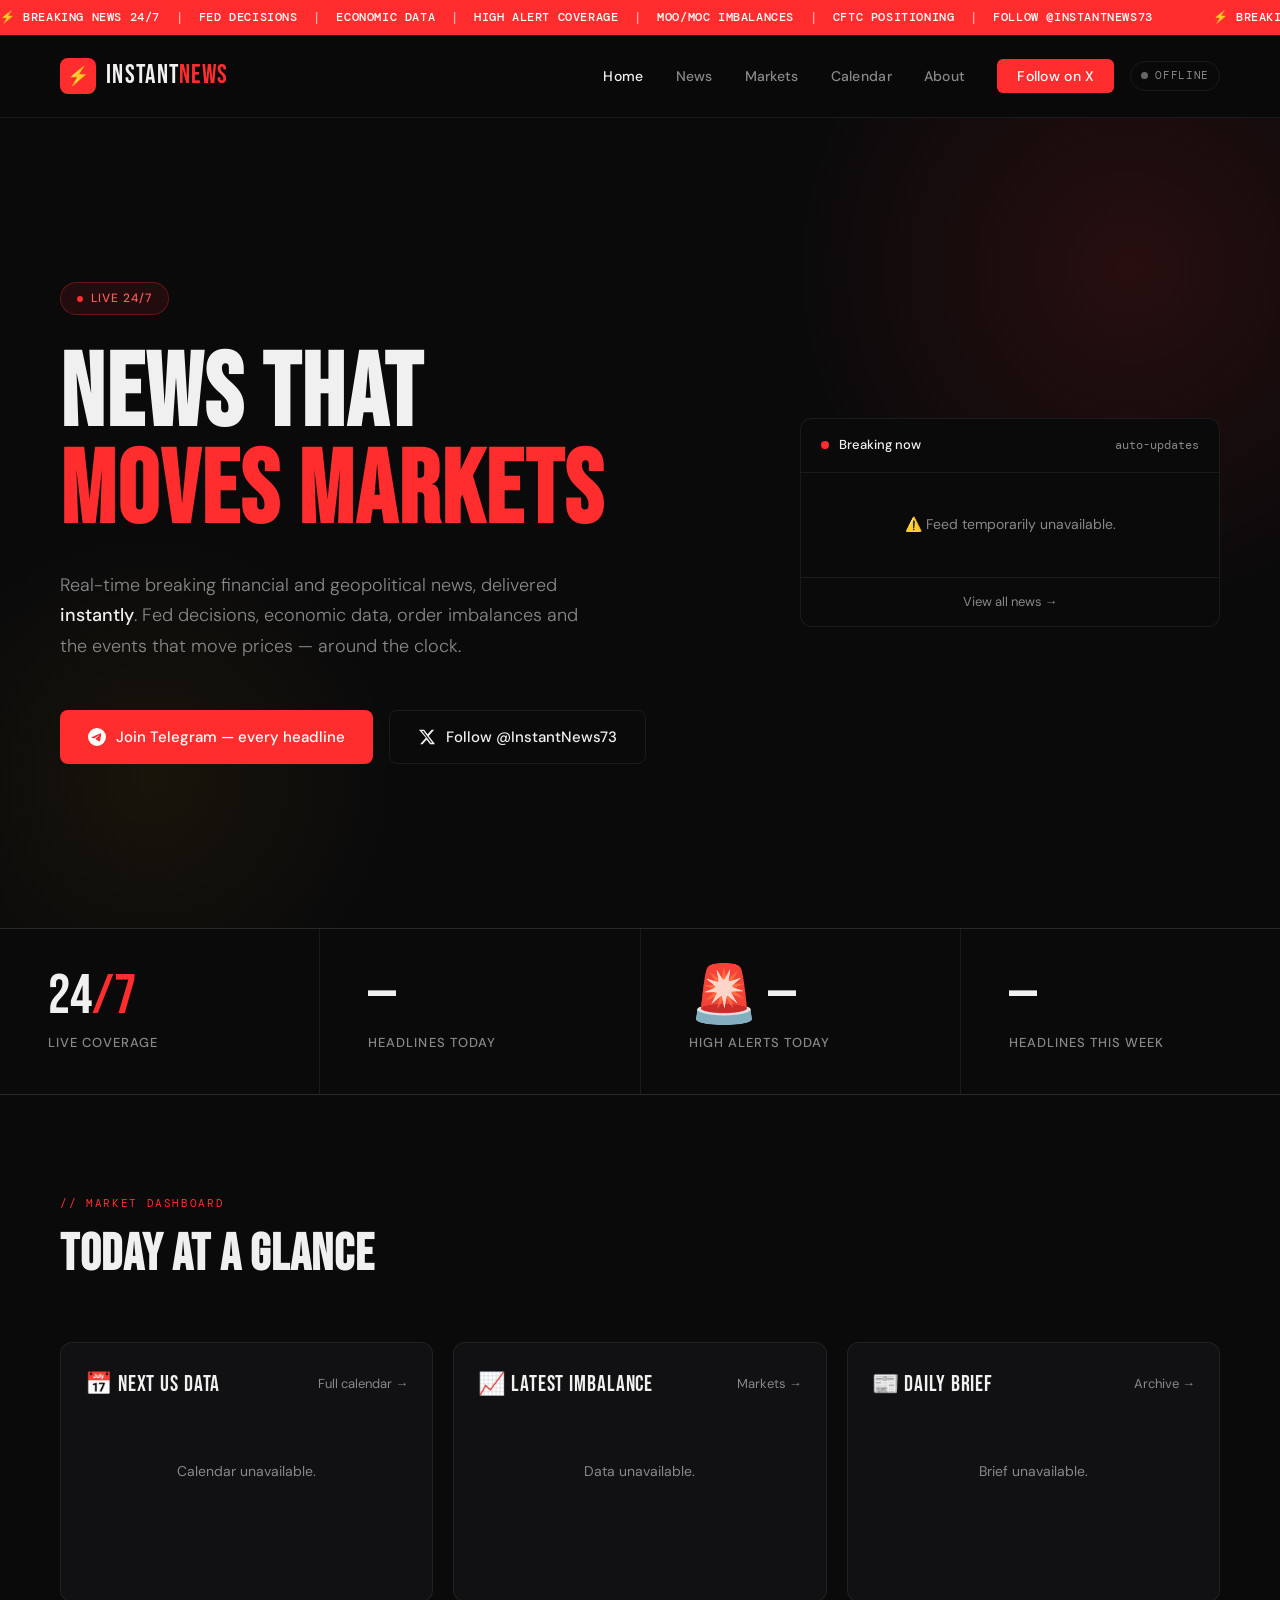
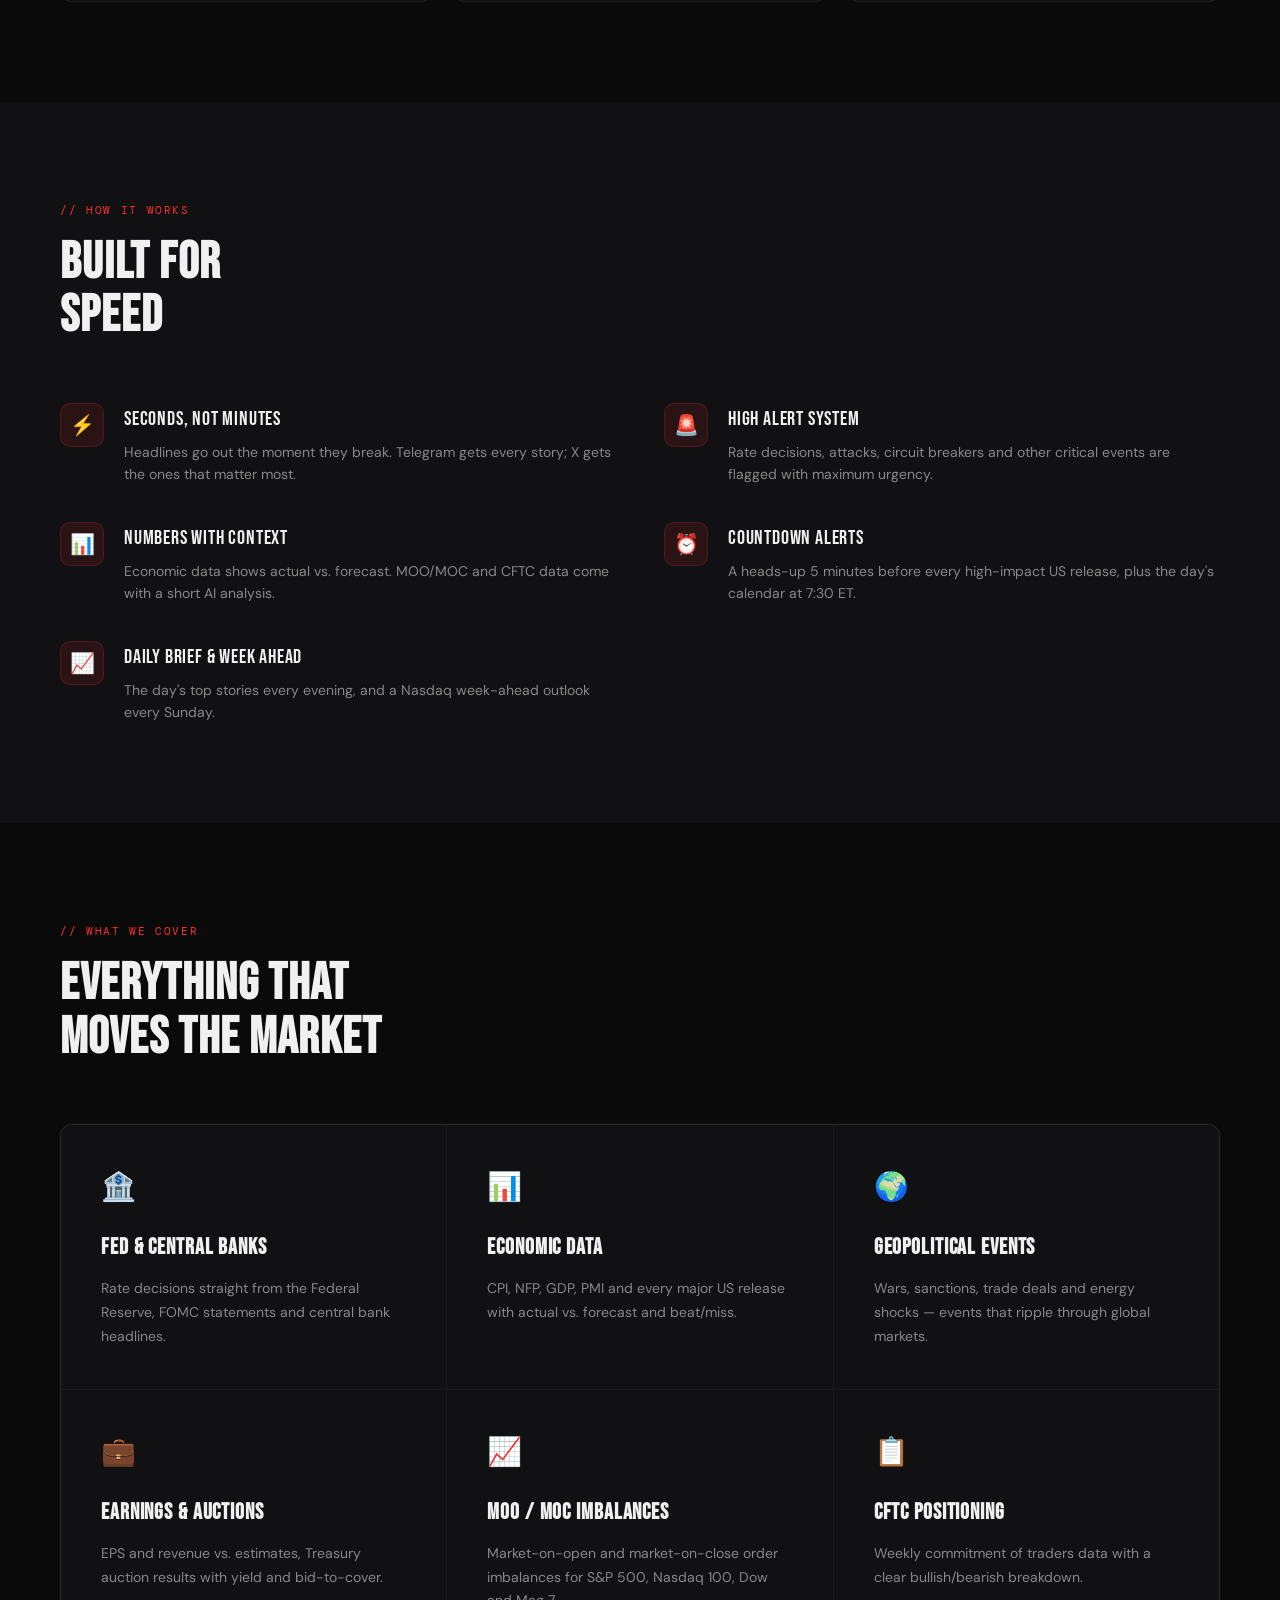
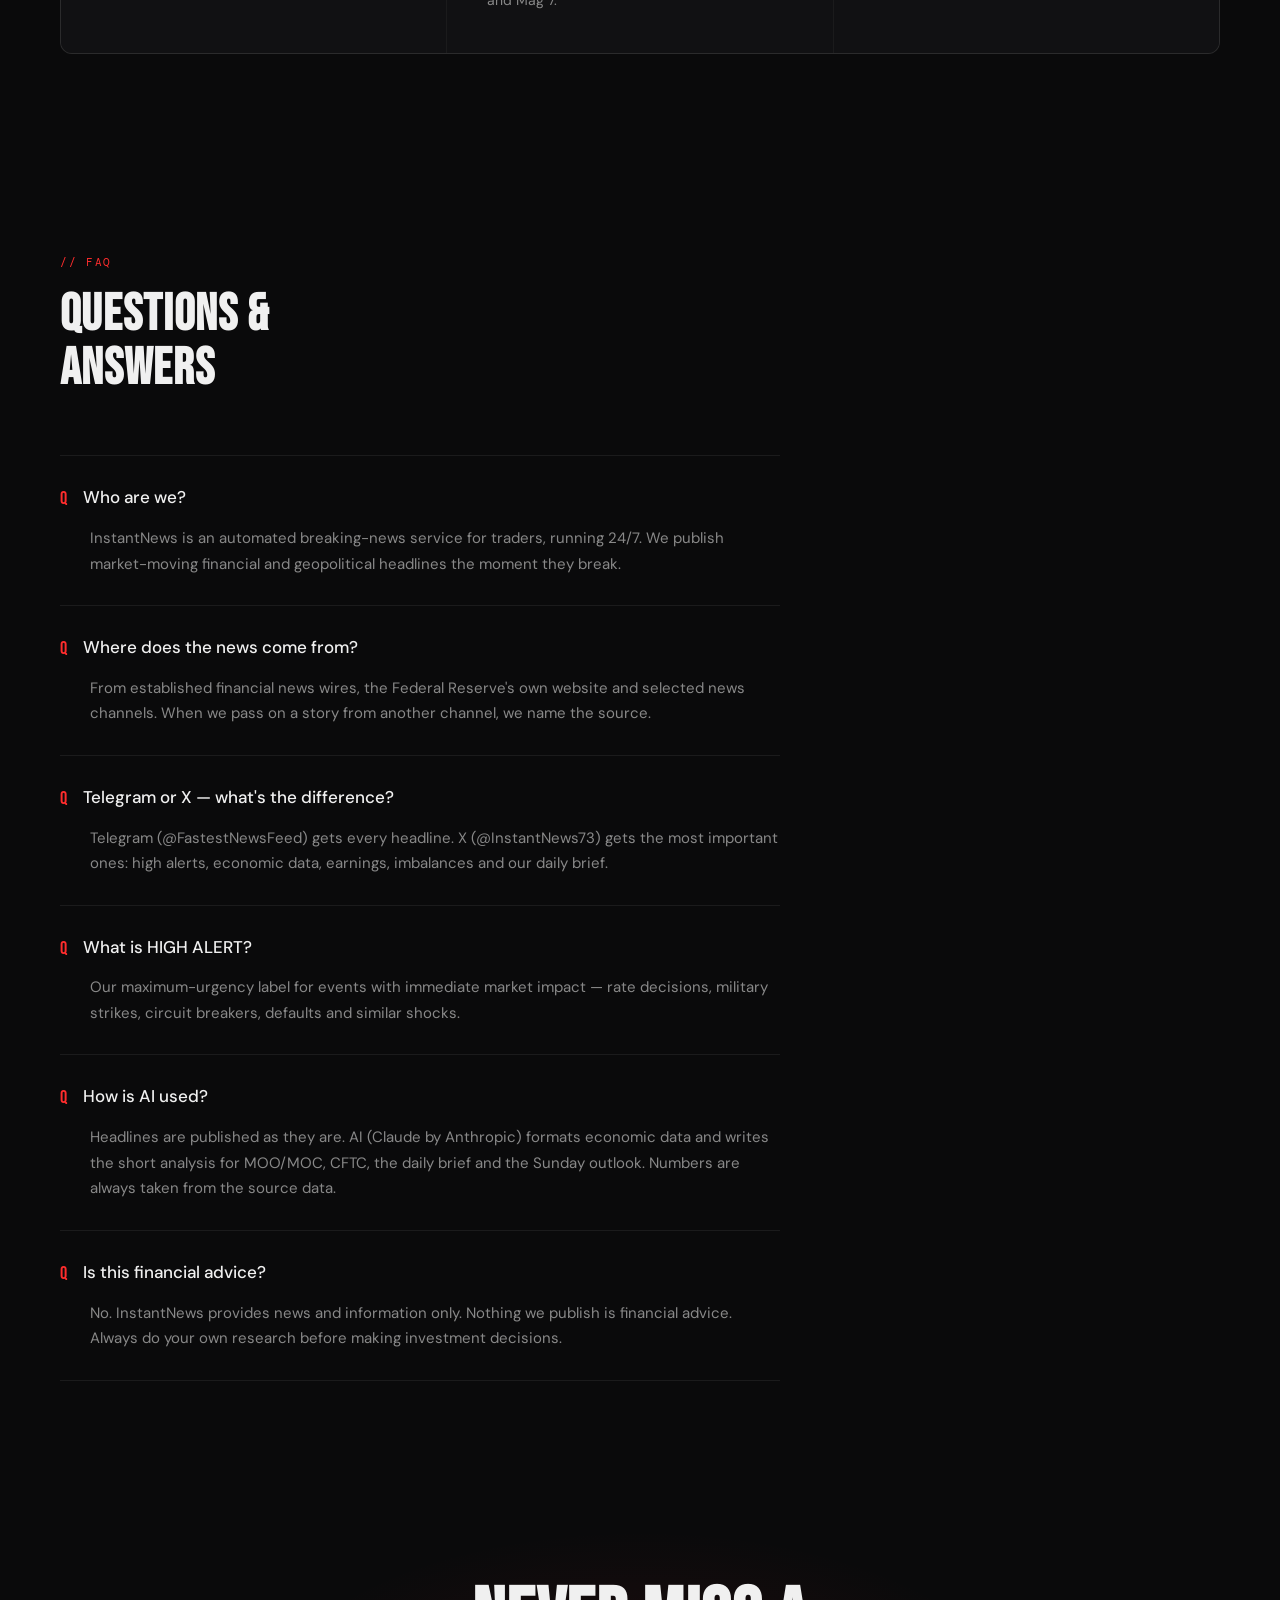
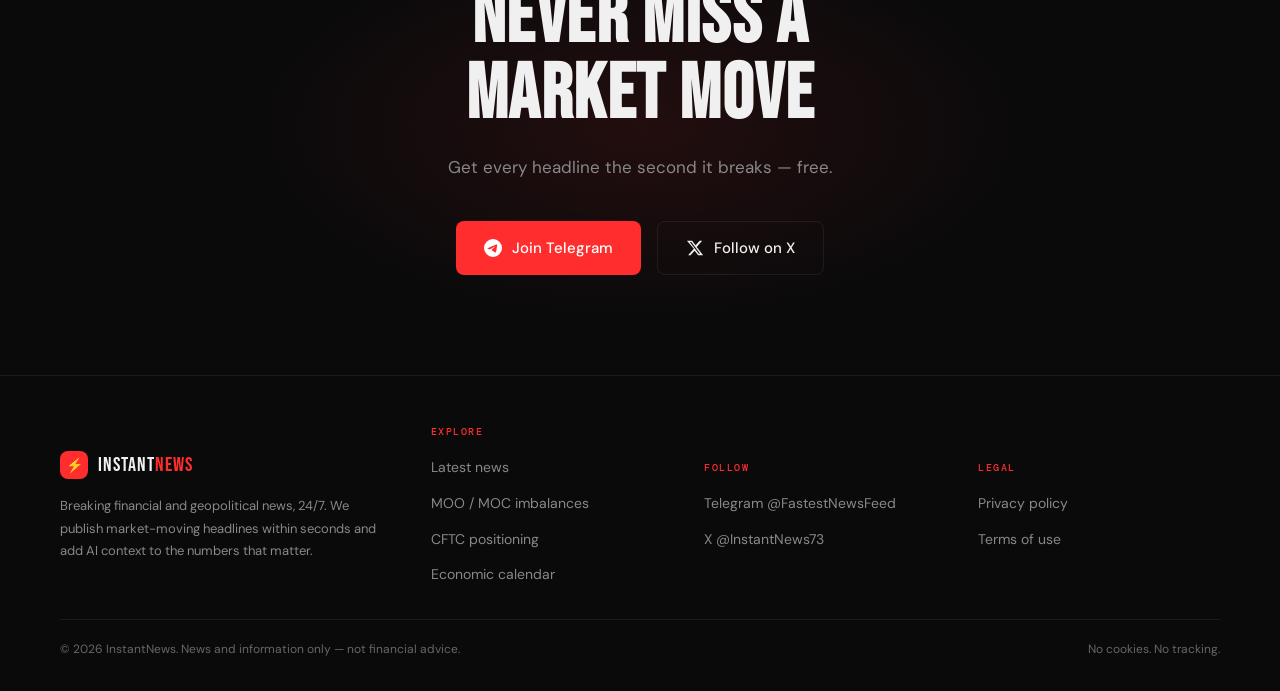
<file: index.html>
<!DOCTYPE html>
<html lang="en">
<head>
  <meta charset="UTF-8">
  <meta name="viewport" content="width=device-width, initial-scale=1.0">
  <title>InstantNews — Fastest Breaking Financial News</title>
  <meta name="description" content="Breaking financial and geopolitical news 24/7: Fed decisions, economic data, MOO/MOC imbalances and CFTC positioning with AI analysis. Follow on Telegram and X.">
  <!-- HEAD:START -->
  <link rel="canonical" href="https://instantnews24.net/">
  <meta name="theme-color" content="#0a0a0b">
  <meta property="og:type" content="website">
  <meta property="og:site_name" content="InstantNews">
  <meta property="og:url" content="https://instantnews24.net/">
  <meta property="og:title" content="InstantNews — Fastest Breaking Financial News">
  <meta property="og:description" content="Breaking financial and geopolitical news 24/7: Fed decisions, economic data, MOO/MOC imbalances and CFTC positioning with AI analysis. Follow on Telegram and X.">
  <meta property="og:image" content="https://instantnews24.net/og-image.png">
  <meta property="og:image:width" content="1200">
  <meta property="og:image:height" content="630">
  <meta name="twitter:card" content="summary_large_image">
  <meta name="twitter:site" content="@InstantNews73">
  <meta name="twitter:title" content="InstantNews — Fastest Breaking Financial News">
  <meta name="twitter:description" content="Breaking financial and geopolitical news 24/7: Fed decisions, economic data, MOO/MOC imbalances and CFTC positioning with AI analysis. Follow on Telegram and X.">
  <meta name="twitter:image" content="https://instantnews24.net/og-image.png">
  <link rel="icon" type="image/svg+xml" href="/favicon.svg">
  <link rel="apple-touch-icon" href="/apple-touch-icon.png">
  <link rel="stylesheet" href="/assets/site.css">
  <script src="/assets/app.js"></script>
  <!-- HEAD:END -->
  <link rel="preload" href="/assets/fonts/bebas-neue-latin-400-normal.woff2" as="font" type="font/woff2" crossorigin>
  <link rel="stylesheet" href="/assets/fonts.css">
  <style>
    *, *::before, *::after { box-sizing: border-box; margin: 0; padding: 0; }

    :root {
      --bg: #0a0a0b;
      --bg2: #111113;
      --bg3: #1a1a1e;
      --red: #ff2d2d;
      --red2: #ff5c5c;
      --amber: #ffb800;
      --white: #f0f0f0;
      --gray: #888;
      --border: rgba(255,255,255,0.07);
    }

    html { scroll-behavior: smooth; }

    body {
      background: var(--bg);
      color: var(--white);
      font-family: 'DM Sans', sans-serif;
      font-size: 16px;
      line-height: 1.6;
      overflow-x: hidden;
    }

    /* TICKER TAPE */
    .ticker-wrap {
      background: var(--red);
      padding: 8px 0;
      overflow: hidden;
      position: relative;
      z-index: 100;
    }
    .ticker-track {
      display: flex;
      gap: 60px;
      animation: ticker 30s linear infinite;
      white-space: nowrap;
    }
    .ticker-item {
      font-family: 'DM Mono', monospace;
      font-size: 12px;
      font-weight: 500;
      color: #fff;
      letter-spacing: 0.05em;
      text-transform: uppercase;
      flex-shrink: 0;
    }
    .ticker-item span { margin: 0 8px; opacity: 0.6; }
    @keyframes ticker {
      0% { transform: translateX(0); }
      100% { transform: translateX(-50%); }
    }

    /* NAV */
    nav {
      display: flex;
      align-items: center;
      justify-content: space-between;
      padding: 20px 60px;
      border-bottom: 1px solid var(--border);
      position: sticky;
      top: 0;
      background: rgba(10,10,11,0.95);
      backdrop-filter: blur(20px);
      z-index: 99;
    }
    .logo {
      display: flex;
      align-items: center;
      gap: 10px;
      text-decoration: none;
    }
    .logo-icon {
      width: 36px;
      height: 36px;
      background: var(--red);
      border-radius: 8px;
      display: flex;
      align-items: center;
      justify-content: center;
      font-size: 18px;
    }
    .logo-text {
      font-family: 'Bebas Neue', sans-serif;
      font-size: 26px;
      color: var(--white);
      letter-spacing: 0.05em;
    }
    .logo-text span { color: var(--red); }
    .nav-links {
      display: flex;
      align-items: center;
      gap: 32px;
      list-style: none;
    }
    .nav-links a {
      color: var(--gray);
      text-decoration: none;
      font-size: 14px;
      font-weight: 500;
      transition: color 0.2s;
      letter-spacing: 0.02em;
    }
    .nav-links a:hover { color: var(--white); }
    .nav-cta {
      background: var(--red);
      color: #fff !important;
      padding: 8px 20px;
      border-radius: 6px;
      transition: background 0.2s !important;
    }
    .nav-cta:hover { background: var(--red2) !important; color: #fff !important; }

    /* HERO */
    .hero {
      min-height: 90vh;
      display: flex;
      align-items: center;
      padding: 80px 60px;
      position: relative;
      overflow: hidden;
    }
    .hero::before {
      content: '';
      position: absolute;
      top: -200px;
      right: -200px;
      width: 700px;
      height: 700px;
      background: radial-gradient(circle, rgba(255,45,45,0.12) 0%, transparent 70%);
      pointer-events: none;
    }
    .hero::after {
      content: '';
      position: absolute;
      bottom: -100px;
      left: -100px;
      width: 500px;
      height: 500px;
      background: radial-gradient(circle, rgba(255,184,0,0.06) 0%, transparent 70%);
      pointer-events: none;
    }
    .hero-content {
      max-width: 720px;
      position: relative;
      z-index: 1;
    }
    .hero-badge {
      display: inline-flex;
      align-items: center;
      gap: 8px;
      background: rgba(255,45,45,0.1);
      border: 1px solid rgba(255,45,45,0.3);
      border-radius: 100px;
      padding: 6px 16px;
      font-size: 12px;
      font-weight: 500;
      color: var(--red2);
      letter-spacing: 0.08em;
      text-transform: uppercase;
      margin-bottom: 32px;
    }
    .badge-dot {
      width: 6px;
      height: 6px;
      border-radius: 50%;
      background: var(--red);
      animation: pulse 2s infinite;
    }
    @keyframes pulse {
      0%, 100% { opacity: 1; transform: scale(1); }
      50% { opacity: 0.5; transform: scale(0.8); }
    }
    .hero h1 {
      font-family: 'Bebas Neue', sans-serif;
      font-size: clamp(64px, 8vw, 110px);
      line-height: 0.95;
      letter-spacing: 0.02em;
      margin-bottom: 28px;
    }
    .hero h1 em {
      font-style: normal;
      color: var(--red);
      display: block;
    }
    .hero-desc {
      font-size: 18px;
      color: var(--gray);
      max-width: 520px;
      margin-bottom: 48px;
      line-height: 1.7;
      font-weight: 300;
    }
    .hero-desc strong { color: var(--white); font-weight: 500; }
    .hero-ctas {
      display: flex;
      gap: 16px;
      flex-wrap: wrap;
    }
    .btn {
      display: inline-flex;
      align-items: center;
      gap: 10px;
      padding: 14px 28px;
      border-radius: 8px;
      font-size: 15px;
      font-weight: 500;
      text-decoration: none;
      transition: all 0.2s;
      cursor: pointer;
    }
    .btn-primary {
      background: var(--red);
      color: #fff;
    }
    .btn-primary:hover { background: var(--red2); transform: translateY(-1px); }
    .btn-secondary {
      background: transparent;
      color: var(--white);
      border: 1px solid var(--border);
    }
    .btn-secondary:hover { border-color: rgba(255,255,255,0.2); background: var(--bg3); }
    .btn svg { width: 18px; height: 18px; }

    /* STATS */
    .stats {
      display: grid;
      grid-template-columns: repeat(4, 1fr);
      gap: 1px;
      background: var(--border);
      border-top: 1px solid var(--border);
      border-bottom: 1px solid var(--border);
    }
    .stat {
      background: var(--bg);
      padding: 40px 48px;
      position: relative;
      overflow: hidden;
    }
    .stat::before {
      content: '';
      position: absolute;
      top: 0;
      left: 0;
      right: 0;
      height: 2px;
      background: linear-gradient(90deg, var(--red), transparent);
      opacity: 0;
      transition: opacity 0.3s;
    }
    .stat:hover::before { opacity: 1; }
    .stat-number {
      font-family: 'Bebas Neue', sans-serif;
      font-size: 56px;
      line-height: 1;
      color: var(--white);
      margin-bottom: 8px;
    }
    .stat-number span { color: var(--red); }
    .stat-label {
      font-size: 13px;
      color: var(--gray);
      text-transform: uppercase;
      letter-spacing: 0.08em;
      font-weight: 500;
    }

    /* FEATURES */
    .section {
      padding: 100px 60px;
    }
    .section-label {
      font-family: 'DM Mono', monospace;
      font-size: 11px;
      color: var(--red);
      letter-spacing: 0.15em;
      text-transform: uppercase;
      margin-bottom: 16px;
    }
    .section-title {
      font-family: 'Bebas Neue', sans-serif;
      font-size: clamp(36px, 4vw, 56px);
      line-height: 1.05;
      margin-bottom: 60px;
      letter-spacing: 0.02em;
    }
    .features-grid {
      display: grid;
      grid-template-columns: repeat(3, 1fr);
      gap: 1px;
      background: var(--border);
      border: 1px solid var(--border);
      border-radius: 12px;
      overflow: hidden;
    }
    .feature {
      background: var(--bg2);
      padding: 40px;
      transition: background 0.2s;
    }
    .feature:hover { background: var(--bg3); }
    .feature-icon {
      font-size: 28px;
      margin-bottom: 20px;
    }
    .feature h3 {
      font-family: 'Bebas Neue', sans-serif;
      font-size: 22px;
      letter-spacing: 0.04em;
      margin-bottom: 12px;
      color: var(--white);
    }
    .feature p {
      font-size: 14px;
      color: var(--gray);
      line-height: 1.7;
    }

    /* FEED PREVIEW */
    .feed-section {
      padding: 100px 60px;
      background: var(--bg2);
    }
    .feed-layout {
      display: grid;
      grid-template-columns: 1fr 400px;
      gap: 60px;
      margin-top: 60px;
      align-items: start;
    }
    .feed-left { }
    .feed-points {
      display: flex;
      flex-direction: column;
      gap: 32px;
    }
    .feed-point {
      display: flex;
      gap: 20px;
      align-items: flex-start;
    }
    .feed-point-icon {
      width: 44px;
      height: 44px;
      background: rgba(255,45,45,0.1);
      border: 1px solid rgba(255,45,45,0.2);
      border-radius: 10px;
      display: flex;
      align-items: center;
      justify-content: center;
      font-size: 20px;
      flex-shrink: 0;
    }
    .feed-point-content h4 {
      font-family: 'Bebas Neue', sans-serif;
      font-size: 20px;
      letter-spacing: 0.04em;
      margin-bottom: 6px;
    }
    .feed-point-content p {
      font-size: 14px;
      color: var(--gray);
      line-height: 1.6;
    }
    .feed-right {
      position: sticky;
      top: 80px;
    }
    .feed-widget-wrap {
      border: 1px solid var(--border);
      border-radius: 12px;
      overflow: hidden;
      background: var(--bg);
    }
    .feed-widget-header {
      padding: 16px 20px;
      border-bottom: 1px solid var(--border);
      display: flex;
      align-items: center;
      gap: 10px;
    }
    .feed-widget-dot {
      width: 8px;
      height: 8px;
      border-radius: 50%;
      background: var(--red);
      animation: pulse 2s infinite;
    }
    .feed-widget-label {
      font-size: 13px;
      font-weight: 500;
      color: var(--white);
    }
    .feed-widget-handle {
      font-size: 12px;
      color: var(--gray);
      margin-left: auto;
      font-family: 'DM Mono', monospace;
    }
    @media (max-width: 900px) {
      .feed-layout { grid-template-columns: 1fr; }
      .feed-right { position: static; }
    }

    /* FAQ */
    .faq-list {
      max-width: 720px;
      margin-top: 60px;
    }
    .faq-item {
      border-bottom: 1px solid var(--border);
      padding: 28px 0;
    }
    .faq-item:first-child { border-top: 1px solid var(--border); }
    .faq-q {
      font-size: 17px;
      font-weight: 500;
      color: var(--white);
      margin-bottom: 12px;
      display: flex;
      align-items: flex-start;
      gap: 16px;
    }
    .faq-q::before {
      content: 'Q';
      font-family: 'Bebas Neue', sans-serif;
      font-size: 18px;
      color: var(--red);
      flex-shrink: 0;
      margin-top: 1px;
    }
    .faq-a {
      font-size: 15px;
      color: var(--gray);
      line-height: 1.7;
      padding-left: 30px;
    }

    /* CTA */
    .cta-section {
      padding: 100px 60px;
      text-align: center;
      position: relative;
      overflow: hidden;
    }
    .cta-section::before {
      content: '';
      position: absolute;
      top: 50%;
      left: 50%;
      transform: translate(-50%, -50%);
      width: 800px;
      height: 400px;
      background: radial-gradient(ellipse, rgba(255,45,45,0.1) 0%, transparent 70%);
      pointer-events: none;
    }
    .cta-section h2 {
      line-height: 1;
      font-family: 'Bebas Neue', sans-serif;
      font-size: clamp(48px, 6vw, 80px);
      letter-spacing: 0.02em;
      margin-bottom: 20px;
      position: relative;
    }
    .cta-section p {
      font-size: 17px;
      color: var(--gray);
      margin-bottom: 40px;
      position: relative;
    }
    .cta-buttons {
      display: flex;
      gap: 16px;
      justify-content: center;
      position: relative;
    }

    /* FOOTER */
    footer {
      border-top: 1px solid var(--border);
      padding: 40px 60px;
      display: flex;
      align-items: center;
      justify-content: space-between;
      flex-wrap: wrap;
      gap: 20px;
    }
    .footer-left {
      display: flex;
      align-items: center;
      gap: 24px;
    }
    .footer-links {
      display: flex;
      gap: 24px;
    }
    .footer-links a {
      font-size: 13px;
      color: var(--gray);
      text-decoration: none;
      transition: color 0.2s;
    }
    .footer-links a:hover { color: var(--white); }
    .footer-copy {
      font-size: 13px;
      color: var(--gray);
    }

    /* HAMBURGER */
    .hamburger {
      display: none;
      flex-direction: column;
      gap: 5px;
      cursor: pointer;
      padding: 4px;
    }
    .hamburger span {
      width: 24px; height: 2px;
      background: var(--white);
      border-radius: 2px;
      transition: all 0.3s;
    }
    .mobile-menu {
      display: none;
      position: fixed;
      top: 0; left: 0; right: 0; bottom: 0;
      background: rgba(10,10,11,0.98);
      z-index: 200;
      flex-direction: column;
      align-items: center;
      justify-content: center;
      gap: 32px;
    }
    .mobile-menu.open { display: flex; }
    .mobile-menu a {
      color: var(--white); text-decoration: none;
      font-family: 'Bebas Neue', sans-serif;
      font-size: 36px; letter-spacing: 0.05em;
      transition: color 0.2s;
    }
    .mobile-menu a:hover { color: var(--red); }
    .mobile-menu-close {
      position: absolute; top: 24px; right: 24px;
      font-size: 32px; color: var(--white);
      cursor: pointer; background: none; border: none;
    }
    .mobile-cta {
      background: var(--red) !important;
      color: #fff !important;
      padding: 14px 32px !important;
      border-radius: 8px !important;
      font-size: 20px !important;
    }

    /* RESPONSIVE — tablet */
    @media (max-width: 900px) {
      nav { padding: 16px 20px; }
      .nav-links { display: none; }
      .hamburger { display: flex; }

      .hero { padding: 48px 20px 60px; min-height: 70vh; }
      .hero h1 { font-size: clamp(52px, 13vw, 80px); }
      .hero-desc { font-size: 16px; margin-bottom: 36px; }
      .hero-ctas { flex-direction: column; gap: 12px; }
      .hero-ctas .btn { width: 100%; justify-content: center; }

      .stats { grid-template-columns: 1fr 1fr; }
      .stat { padding: 28px 20px; }
      .stat-number { font-size: 40px; }

      .section { padding: 56px 20px; }
      .section-title { margin-bottom: 36px; }
      .features-grid { grid-template-columns: 1fr; }
      .feature { padding: 28px 24px; }

      .feed-section { padding: 56px 20px; }
      .feed-layout { grid-template-columns: 1fr; gap: 40px; margin-top: 36px; }
      .feed-right { position: static; }
      .feed-widget-wrap { max-width: 100%; overflow: hidden; }

      .cta-section { padding: 56px 20px; }
      .cta-buttons { flex-direction: column; align-items: stretch; gap: 12px; }
      .cta-buttons .btn { width: 100%; justify-content: center; }

      footer { padding: 28px 20px; flex-direction: column; gap: 16px; text-align: center; }
      .footer-left { flex-direction: column; align-items: center; gap: 16px; }
      .footer-links { flex-wrap: wrap; justify-content: center; gap: 16px; }

      .faq-list { margin-top: 36px; }
      .faq-item { padding: 22px 0; }
    }

    /* RESPONSIVE — mobile */
    @media (max-width: 480px) {
      .ticker-item { font-size: 11px; }

      .hero { padding: 36px 16px 48px; min-height: auto; }
      .hero h1 { font-size: clamp(48px, 14vw, 64px); line-height: 0.95; }
      .hero-badge { font-size: 11px; padding: 5px 12px; margin-bottom: 24px; }
      .hero-desc { font-size: 15px; margin-bottom: 28px; }

      .stats { border-left: none; border-right: none; }
      .stat { padding: 24px 16px; }
      .stat-number { font-size: 52px; }
      .stat-label { font-size: 12px; }

      .section { padding: 48px 16px; }
      .feature { padding: 24px 20px; }
      .feature-icon { font-size: 24px; margin-bottom: 14px; }
      .feature h3 { font-size: 20px; }

      .feed-section { padding: 48px 16px; }
      .feed-points { gap: 24px; }
      .feed-point-icon { width: 38px; height: 38px; font-size: 18px; }
      .feed-point-content h4 { font-size: 18px; }

      .cta-section { padding: 48px 16px; }
      .cta-section p { font-size: 15px; }

      .faq-q { font-size: 15px; }
      .faq-a { font-size: 14px; padding-left: 26px; }

      footer { padding: 24px 16px; }
      .footer-links { gap: 12px; }

      .mobile-menu a { font-size: 30px; }
    }

    /* ANIMATIONS */
    .fade-in {
      opacity: 0;
      transform: translateY(20px);
      animation: fadeIn 0.6s ease forwards;
    }
    .fade-in:nth-child(1) { animation-delay: 0.1s; }
    .fade-in:nth-child(2) { animation-delay: 0.2s; }
    .fade-in:nth-child(3) { animation-delay: 0.3s; }
    @keyframes fadeIn {
      to { opacity: 1; transform: translateY(0); }
    }
  
    /* HERO FEED */
    .hero { gap: 60px; justify-content: space-between; }
    .hero-feed { width: 420px; flex-shrink: 0; position: relative; z-index: 1; }

    .how-grid { display: grid !important; grid-template-columns: 1fr 1fr; gap: 36px 48px !important; }
    .feed-layout { grid-template-columns: 1fr !important; }
    @media (max-width: 1100px) { .hero { flex-direction: column; align-items: stretch; } .hero-feed { width: 100%; } }
    @media (max-width: 700px) { .how-grid { grid-template-columns: 1fr; } }

    /* DASHBOARD */
    .dash { display: grid; grid-template-columns: repeat(3, 1fr); gap: 20px; }
    .card { background: var(--bg2); border: 1px solid var(--border); border-radius: 12px; padding: 24px; display: flex; flex-direction: column; min-height: 260px; }
    .card-head { display: flex; align-items: center; justify-content: space-between; margin-bottom: 18px; }
    .card-title { font-family: 'Bebas Neue', sans-serif; font-size: 22px; letter-spacing: .04em; }
    .card-link { font-size: 13px; color: var(--gray); text-decoration: none; }
    .card-link:hover { color: var(--white); }
    .ev { display: flex; gap: 12px; align-items: flex-start; padding: 10px 0; border-bottom: 1px solid var(--border); }
    .ev:last-child { border-bottom: none; }
    .ev .impact { margin-top: 7px; }
    .ev-title { font-size: 14px; font-weight: 500; line-height: 1.4; }
    .ev-meta { font-family: 'DM Mono', monospace; font-size: 11px; color: var(--gray); margin-top: 3px; }
    .imb-row { display: grid; grid-template-columns: 90px 1fr 80px; gap: 10px; align-items: center; padding: 7px 0; font-size: 13px; }
    .imb-track { height: 6px; background: var(--bg3); border-radius: 3px; overflow: hidden; }
    .imb-fill { height: 100%; border-radius: 3px; }
    .imb-val { font-family: 'DM Mono', monospace; font-size: 12px; text-align: right; }
    .pos { color: #4ade80; } .neg { color: var(--red2); }
    .brief-item { display: flex; gap: 12px; padding: 9px 0; border-bottom: 1px solid var(--border); font-size: 13px; line-height: 1.5; color: #bbb; }
    .brief-item:last-child { border-bottom: none; }
    .brief-item b { font-family: 'Bebas Neue', sans-serif; font-size: 22px; color: var(--red); line-height: 1; font-weight: 400; }
    .feed-row { display: block; padding: 14px 20px; border-bottom: 1px solid var(--border); color: inherit; text-decoration: none; transition: background .2s; }
    .feed-row:hover { background: var(--bg3); }
    .feed-alert { font-family: 'DM Mono', monospace; font-size: 10px; color: var(--red); letter-spacing: .1em; text-transform: uppercase; margin-bottom: 5px; }
    .feed-head { font-size: 13px; font-weight: 500; line-height: 1.4; color: var(--white); margin-bottom: 6px; }
    .feed-meta { display: flex; align-items: center; gap: 8px; font-family: 'DM Mono', monospace; font-size: 11px; color: var(--gray2); }
    .feed-tick { font-size: 10px; color: var(--red2); background: rgba(255,45,45,.08); padding: 2px 6px; border-radius: 3px; }
    @media (max-width: 1100px) { .dash { grid-template-columns: 1fr 1fr; } }
    @media (max-width: 900px) { .stats { grid-template-columns: 1fr 1fr; } .dash { grid-template-columns: 1fr; } }
    @media (max-width: 480px) { .stats { grid-template-columns: 1fr 1fr; } .stat-number { font-size: 40px; } }
  </style>
</head>
<body>

  <div class="ticker-wrap" aria-hidden="true">
    <div class="ticker-track">
      <div class="ticker-item">⚡ Breaking News 24/7 <span>|</span> Fed Decisions <span>|</span> Economic Data <span>|</span> HIGH ALERT Coverage <span>|</span> MOO/MOC Imbalances <span>|</span> CFTC Positioning <span>|</span> Follow @InstantNews73</div>
      <div class="ticker-item">⚡ Breaking News 24/7 <span>|</span> Fed Decisions <span>|</span> Economic Data <span>|</span> HIGH ALERT Coverage <span>|</span> MOO/MOC Imbalances <span>|</span> CFTC Positioning <span>|</span> Follow @InstantNews73</div>
    </div>
  </div>

  <!-- NAV:START -->
  <a class="skip-link" href="#main">Skip to content</a>
  <div class="mobile-menu" id="mobileMenu" role="dialog" aria-label="Menu">
    <button class="mobile-menu-close" data-menu-close aria-label="Close menu">✕</button>
    <a href="/">Home</a>
    <a href="/news.html">News</a>
    <a href="/moo-moc.html">Markets</a>
    <a href="/calendar.html">Calendar</a>
    <a href="/index.html#faq">About</a>
    <a href="https://x.com/InstantNews73" target="_blank" rel="noopener" class="mobile-cta">Follow on X</a>
  </div>
  <nav aria-label="Main">
    <a href="/" class="logo" aria-label="InstantNews home">
      <div class="logo-icon" aria-hidden="true">⚡</div>
      <div class="logo-text">Instant<span>News</span></div>
    </a>
    <div class="nav-right">
      <ul class="nav-links">
      <li><a href="/" class="active" aria-current="page">Home</a></li>
      <li><a href="/news.html">News</a></li>
      <li><a href="/moo-moc.html">Markets</a></li>
      <li><a href="/calendar.html">Calendar</a></li>
      <li><a href="/index.html#faq">About</a></li>
        <li><a href="https://x.com/InstantNews73" target="_blank" rel="noopener" class="nav-cta">Follow on X</a></li>
      </ul>
      <span class="live-status" id="live-status" title="Live feed status"><span class="live-dot" aria-hidden="true"></span><span class="live-text">Live</span></span>
      <button class="hamburger" data-menu-open aria-label="Open menu"><span></span><span></span><span></span></button>
    </div>
  </nav>
  <!-- NAV:END -->

  <main id="main">
  <section class="hero">
    <div class="hero-content">
      <div class="hero-badge fade-in"><div class="badge-dot"></div>Live 24/7</div>
      <h1 class="fade-in">News That <em>Moves Markets</em></h1>
      <p class="hero-desc fade-in">Real-time breaking financial and geopolitical news, delivered <strong>instantly</strong>. Fed decisions, economic data, order imbalances and the events that move prices — around the clock.</p>
      <div class="hero-ctas fade-in">
        <a href="https://t.me/FastestNewsFeed" target="_blank" rel="noopener" class="btn btn-primary"><svg viewBox="0 0 24 24" fill="currentColor" aria-hidden="true"><path d="M11.944 0A12 12 0 0 0 0 12a12 12 0 0 0 12 12 12 12 0 0 0 12-12A12 12 0 0 0 12 0a12 12 0 0 0-.056 0zm4.962 7.224c.1-.002.321.023.465.14a.506.506 0 0 1 .171.325c.016.093.036.306.02.472-.18 1.898-.96 6.502-1.36 8.627-.168.9-.499 1.201-.82 1.23-.696.065-1.225-.46-1.9-.902-1.056-.693-1.653-1.124-2.678-1.8-1.185-.78-.417-1.21.258-1.91.177-.184 3.247-2.977 3.307-3.23.007-.032.014-.15-.056-.212s-.174-.041-.249-.024c-.106.024-1.793 1.14-5.061 3.345-.48.33-.913.49-1.302.48-.428-.008-1.252-.241-1.865-.44-.752-.245-1.349-.374-1.297-.789.027-.216.325-.437.893-.663 3.498-1.524 5.83-2.529 6.998-3.014 3.332-1.386 4.025-1.627 4.476-1.635z"/></svg> Join Telegram — every headline</a>
        <a href="https://x.com/InstantNews73" target="_blank" rel="noopener" class="btn btn-secondary"><svg viewBox="0 0 24 24" fill="currentColor" aria-hidden="true"><path d="M18.244 2.25h3.308l-7.227 8.26 8.502 11.24H16.17l-4.714-6.231-5.401 6.231H2.748l7.73-8.835L1.254 2.25H8.08l4.713 6.231zm-1.161 17.52h1.833L7.084 4.126H5.117z"/></svg> Follow @InstantNews73</a>
      </div>
    </div>
    <div class="hero-feed fade-in">
      <div>
        <div class="feed-widget-wrap">
          <div class="feed-widget-header"><div class="feed-widget-dot"></div><div class="feed-widget-label">Breaking now</div><div class="feed-widget-handle">auto-updates</div></div>
          <div id="live-feed" aria-live="polite"><div class="empty">Loading…</div></div>
          <a href="/news.html" style="display:block;text-align:center;padding:14px;border-top:1px solid var(--border);font-size:13px;color:var(--gray);text-decoration:none;">View all news →</a>
        </div>
      </div>

    </div>
  </section>

  <div class="stats" aria-label="Live statistics">
    <div class="stat"><div class="stat-number">24<span>/7</span></div><div class="stat-label">Live coverage</div></div>
    <div class="stat"><div class="stat-number" data-stat="today">—</div><div class="stat-label">Headlines today</div></div>
    <div class="stat"><div class="stat-number"><span>🚨</span> <b data-stat="alerts_today" style="font-weight:400">—</b></div><div class="stat-label">High alerts today</div></div>
    <div class="stat"><div class="stat-number" data-stat="week">—</div><div class="stat-label">Headlines this week</div></div>
  </div>

  <section class="section" aria-labelledby="dash-title">
    <div class="section-label">// Market dashboard</div>
    <h2 class="section-title" id="dash-title">Today at a Glance</h2>
    <div class="dash">
      <div class="card">
        <div class="card-head"><div class="card-title">📅 Next US Data</div><a class="card-link" href="/calendar.html">Full calendar →</a></div>
        <div id="dash-cal"><div class="empty">Loading…</div></div>
      </div>
      <div class="card">
        <div class="card-head"><div class="card-title" id="dash-imb-title">📈 Latest Imbalance</div><a class="card-link" href="/moo-moc.html">Markets →</a></div>
        <div id="dash-imb"><div class="empty">Loading…</div></div>
      </div>
      <div class="card">
        <div class="card-head"><div class="card-title">📰 Daily Brief</div><a class="card-link" href="/news.html?cat=digest">Archive →</a></div>
        <div id="dash-brief"><div class="empty">Loading…</div></div>
      </div>
    </div>
  </section>

  <section class="feed-section" id="coverage">
    <div class="section-label">// How it works</div>
    <h2 class="section-title">Built for<br>Speed</h2>
    <div class="feed-layout">
      <div class="feed-left">
        <div class="feed-points how-grid">
          <div class="feed-point"><div class="feed-point-icon" aria-hidden="true">⚡</div><div class="feed-point-content"><h3 style="font-family:'Bebas Neue',sans-serif;font-size:20px;letter-spacing:.04em;margin-bottom:6px;font-weight:400">Seconds, not minutes</h3><p>Headlines go out the moment they break. Telegram gets every story; X gets the ones that matter most.</p></div></div>
          <div class="feed-point"><div class="feed-point-icon" aria-hidden="true">🚨</div><div class="feed-point-content"><h3 style="font-family:'Bebas Neue',sans-serif;font-size:20px;letter-spacing:.04em;margin-bottom:6px;font-weight:400">HIGH ALERT system</h3><p>Rate decisions, attacks, circuit breakers and other critical events are flagged with maximum urgency.</p></div></div>
          <div class="feed-point"><div class="feed-point-icon" aria-hidden="true">📊</div><div class="feed-point-content"><h3 style="font-family:'Bebas Neue',sans-serif;font-size:20px;letter-spacing:.04em;margin-bottom:6px;font-weight:400">Numbers with context</h3><p>Economic data shows actual vs. forecast. MOO/MOC and CFTC data come with a short AI analysis.</p></div></div>
          <div class="feed-point"><div class="feed-point-icon" aria-hidden="true">⏰</div><div class="feed-point-content"><h3 style="font-family:'Bebas Neue',sans-serif;font-size:20px;letter-spacing:.04em;margin-bottom:6px;font-weight:400">Countdown alerts</h3><p>A heads-up 5 minutes before every high-impact US release, plus the day's calendar at 7:30 ET.</p></div></div>
          <div class="feed-point"><div class="feed-point-icon" aria-hidden="true">📈</div><div class="feed-point-content"><h3 style="font-family:'Bebas Neue',sans-serif;font-size:20px;letter-spacing:.04em;margin-bottom:6px;font-weight:400">Daily brief &amp; week ahead</h3><p>The day's top stories every evening, and a Nasdaq week-ahead outlook every Sunday.</p></div></div>
        </div>
      </div>
    </div>
  </section>

  <section class="section" id="about">
    <div class="section-label">// What we cover</div>
    <h2 class="section-title">Everything That<br>Moves the Market</h2>
    <div class="features-grid">
      <div class="feature"><div class="feature-icon" aria-hidden="true">🏦</div><h3>Fed &amp; Central Banks</h3><p>Rate decisions straight from the Federal Reserve, FOMC statements and central bank headlines.</p></div>
      <div class="feature"><div class="feature-icon" aria-hidden="true">📊</div><h3>Economic Data</h3><p>CPI, NFP, GDP, PMI and every major US release with actual vs. forecast and beat/miss.</p></div>
      <div class="feature"><div class="feature-icon" aria-hidden="true">🌍</div><h3>Geopolitical Events</h3><p>Wars, sanctions, trade deals and energy shocks — events that ripple through global markets.</p></div>
      <div class="feature"><div class="feature-icon" aria-hidden="true">💼</div><h3>Earnings &amp; Auctions</h3><p>EPS and revenue vs. estimates, Treasury auction results with yield and bid-to-cover.</p></div>
      <div class="feature"><div class="feature-icon" aria-hidden="true">📈</div><h3>MOO / MOC Imbalances</h3><p>Market-on-open and market-on-close order imbalances for S&amp;P 500, Nasdaq 100, Dow and Mag 7.</p></div>
      <div class="feature"><div class="feature-icon" aria-hidden="true">📋</div><h3>CFTC Positioning</h3><p>Weekly commitment of traders data with a clear bullish/bearish breakdown.</p></div>
    </div>
  </section>

  <section class="section" id="faq">
    <div class="section-label">// FAQ</div>
    <h2 class="section-title">Questions &amp;<br>Answers</h2>
    <div class="faq-list">
      <div class="faq-item"><h3 class="faq-q" style="font-weight:500">Who are we?</h3><div class="faq-a">InstantNews is an automated breaking-news service for traders, running 24/7. We publish market-moving financial and geopolitical headlines the moment they break.</div></div>
      <div class="faq-item"><h3 class="faq-q" style="font-weight:500">Where does the news come from?</h3><div class="faq-a">From established financial news wires, the Federal Reserve's own website and selected news channels. When we pass on a story from another channel, we name the source.</div></div>
      <div class="faq-item"><h3 class="faq-q" style="font-weight:500">Telegram or X — what's the difference?</h3><div class="faq-a">Telegram (@FastestNewsFeed) gets every headline. X (@InstantNews73) gets the most important ones: high alerts, economic data, earnings, imbalances and our daily brief.</div></div>
      <div class="faq-item"><h3 class="faq-q" style="font-weight:500">What is HIGH ALERT?</h3><div class="faq-a">Our maximum-urgency label for events with immediate market impact — rate decisions, military strikes, circuit breakers, defaults and similar shocks.</div></div>
      <div class="faq-item"><h3 class="faq-q" style="font-weight:500">How is AI used?</h3><div class="faq-a">Headlines are published as they are. AI (Claude by Anthropic) formats economic data and writes the short analysis for MOO/MOC, CFTC, the daily brief and the Sunday outlook. Numbers are always taken from the source data.</div></div>
      <div class="faq-item"><h3 class="faq-q" style="font-weight:500">Is this financial advice?</h3><div class="faq-a">No. InstantNews provides news and information only. Nothing we publish is financial advice. Always do your own research before making investment decisions.</div></div>
    </div>
  </section>

  <section class="cta-section">
    <h2>Never Miss a<br>Market Move</h2>
    <p>Get every headline the second it breaks — free.</p>
    <div class="cta-buttons">
      <a href="https://t.me/FastestNewsFeed" target="_blank" rel="noopener" class="btn btn-primary"><svg viewBox="0 0 24 24" fill="currentColor" aria-hidden="true"><path d="M11.944 0A12 12 0 0 0 0 12a12 12 0 0 0 12 12 12 12 0 0 0 12-12A12 12 0 0 0 12 0a12 12 0 0 0-.056 0zm4.962 7.224c.1-.002.321.023.465.14a.506.506 0 0 1 .171.325c.016.093.036.306.02.472-.18 1.898-.96 6.502-1.36 8.627-.168.9-.499 1.201-.82 1.23-.696.065-1.225-.46-1.9-.902-1.056-.693-1.653-1.124-2.678-1.8-1.185-.78-.417-1.21.258-1.91.177-.184 3.247-2.977 3.307-3.23.007-.032.014-.15-.056-.212s-.174-.041-.249-.024c-.106.024-1.793 1.14-5.061 3.345-.48.33-.913.49-1.302.48-.428-.008-1.252-.241-1.865-.44-.752-.245-1.349-.374-1.297-.789.027-.216.325-.437.893-.663 3.498-1.524 5.83-2.529 6.998-3.014 3.332-1.386 4.025-1.627 4.476-1.635z"/></svg> Join Telegram</a>
      <a href="https://x.com/InstantNews73" target="_blank" rel="noopener" class="btn btn-secondary"><svg viewBox="0 0 24 24" fill="currentColor" aria-hidden="true"><path d="M18.244 2.25h3.308l-7.227 8.26 8.502 11.24H16.17l-4.714-6.231-5.401 6.231H2.748l7.73-8.835L1.254 2.25H8.08l4.713 6.231zm-1.161 17.52h1.833L7.084 4.126H5.117z"/></svg> Follow on X</a>
    </div>
  </section>
  </main>

  <!-- FOOTER:START -->
  <footer class="site-footer">
    <div>
      <a href="/" class="logo" aria-label="InstantNews home">
        <div class="logo-icon" style="width:28px;height:28px;font-size:14px" aria-hidden="true">⚡</div>
        <div class="logo-text" style="font-size:20px">Instant<span>News</span></div>
      </a>
      <p class="footer-about">Breaking financial and geopolitical news, 24/7. We publish market-moving headlines within seconds and add AI context to the numbers that matter.</p>
    </div>
    <div>
      <h4>Explore</h4>
      <ul>
        <li><a href="/news.html">Latest news</a></li>
        <li><a href="/moo-moc.html">MOO / MOC imbalances</a></li>
        <li><a href="/moo-moc.html?view=cftc">CFTC positioning</a></li>
        <li><a href="/calendar.html">Economic calendar</a></li>
      </ul>
    </div>
    <div>
      <h4>Follow</h4>
      <ul>
        <li><a href="https://t.me/FastestNewsFeed" target="_blank" rel="noopener">Telegram @FastestNewsFeed</a></li>
        <li><a href="https://x.com/InstantNews73" target="_blank" rel="noopener">X @InstantNews73</a></li>
      </ul>
    </div>
    <div>
      <h4>Legal</h4>
      <ul>
        <li><a href="/privacy.html">Privacy policy</a></li>
        <li><a href="/terms.html">Terms of use</a></li>
      </ul>
    </div>
    <div class="footer-bottom">
      <span>© <span id="year">2026</span> InstantNews. News and information only — not financial advice.</span>
      <span>No cookies. No tracking.</span>
    </div>
  </footer>
  <!-- FOOTER:END -->

  <script>
    function feedRow(n) {
      return '<a class="feed-row" href="/news.html">' +
        (n.high_alert ? '<div class="feed-alert">🚨 High alert</div>' : '') +
        '<div class="feed-head">' + esc(n.headline) + '</div>' +
        '<div class="feed-meta"><span>' + timeAgo(n.created_at) + '</span>' +
        (n.ticker ? '<span class="feed-tick">$' + esc(n.ticker) + '</span>' : '') + '</div></a>';
    }
    let lastTop = 0;
    async function loadFeed() {
      const el = document.getElementById('live-feed');
      try {
        const news = await api('/api/news?limit=5');
        if (!news.length) { el.innerHTML = '<div class="empty">No headlines yet today.</div>'; return; }
        el.innerHTML = news.map(feedRow).join('');
        if (lastTop && news[0].id !== lastTop) el.firstElementChild.classList.add('new-flash');
        lastTop = news[0].id;
        const t = news.slice(0, 6).map(n => esc(n.headline)).join(' <span>|</span> ');
        document.querySelectorAll('.ticker-item').forEach(x => x.innerHTML = '⚡ LIVE <span>|</span> ' + t + ' <span>|</span> Follow @InstantNews73');
      } catch { el.innerHTML = '<div class="empty">⚠️ Feed temporarily unavailable.</div>'; }
    }
    async function loadCal() {
      const el = document.getElementById('dash-cal');
      try {
        const now = Date.now();
        const evs = (await api('/api/calendar')).filter(e => e.impact === 'High' && Date.parse(e.date) > now - 30 * 60000).slice(0, 5);
        el.innerHTML = evs.length ? evs.map(e => '<div class="ev"><span class="impact ' + e.impact + '"></span><div><div class="ev-title">' + esc(e.title) + '</div><div class="ev-meta">' + dayET(e.date) + ' · ' + timeET(e.date) + (e.forecast ? ' · fc ' + esc(e.forecast) : '') + '</div></div></div>').join('')
          : '<div class="empty">No more high-impact US releases this week.</div>';
      } catch { el.innerHTML = '<div class="empty">Calendar unavailable.</div>'; }
    }
    function fmtM(v) { const a = Math.abs(v); return (v < 0 ? '−' : '+') + '$' + (a >= 1000 ? (a / 1000).toFixed(2) + 'B' : a + 'M'); }
    async function loadImb() {
      const el = document.getElementById('dash-imb');
      try {
        const [i] = await api('/api/imbalances?limit=1');
        if (!i) { el.innerHTML = '<div class="empty">MOO data arrives before the US open, MOC before the close.</div>'; return; }
        document.getElementById('dash-imb-title').textContent = '📈 ' + i.type + ' Imbalance';
        const f = [['S&P 500', +i.sp500], ['Nasdaq 100', +i.nasdaq], ['Dow 30', +i.dow30], ['Mag 7', +i.mag7]];
        const max = Math.max(1, ...f.map(x => Math.abs(x[1])));
        el.innerHTML = f.map(([k, v]) => '<div class="imb-row"><span>' + k + '</span><div class="imb-track"><div class="imb-fill" style="width:' + Math.round(Math.abs(v) / max * 100) + '%;background:' + (v >= 0 ? '#22c55e' : 'var(--red)') + '"></div></div><span class="imb-val ' + (v >= 0 ? 'pos' : 'neg') + '">' + fmtM(v) + '</span></div>').join('') +
          '<div class="ev-meta" style="margin-top:12px">' + timeFull(i.created_at) + '</div>';
      } catch { el.innerHTML = '<div class="empty">Data unavailable.</div>'; }
    }
    async function loadBrief() {
      const el = document.getElementById('dash-brief');
      try {
        const [d] = await api('/api/digest?limit=1');
        if (!d) { el.innerHTML = '<div class="empty">The daily brief is published every evening at 22:00 CET.</div>'; return; }
        const items = d.content.split(/\n\n+/).map(p => p.replace(/^\s*\S{0,6}️⃣\s*/, '').replace(/^\s*\d+[.)]\s*/, '').trim()).filter(Boolean).slice(0, 3);
        el.innerHTML = items.map((t, k) => '<div class="brief-item"><b>' + (k + 1) + '</b><span>' + esc(t.split(/\s+[—–]\s+/)[0]) + '</span></div>').join('') +
          '<div class="ev-meta" style="margin-top:12px">' + timeFull(d.created_at) + '</div>';
      } catch { el.innerHTML = '<div class="empty">Brief unavailable.</div>'; }
    }
    document.addEventListener('DOMContentLoaded', () => {
      loadFeed(); loadCal(); loadImb(); loadBrief();
      setInterval(loadFeed, 30000); setInterval(loadImb, 120000); setInterval(loadCal, 600000);
    });
  </script>
</body>
</html>
</file>
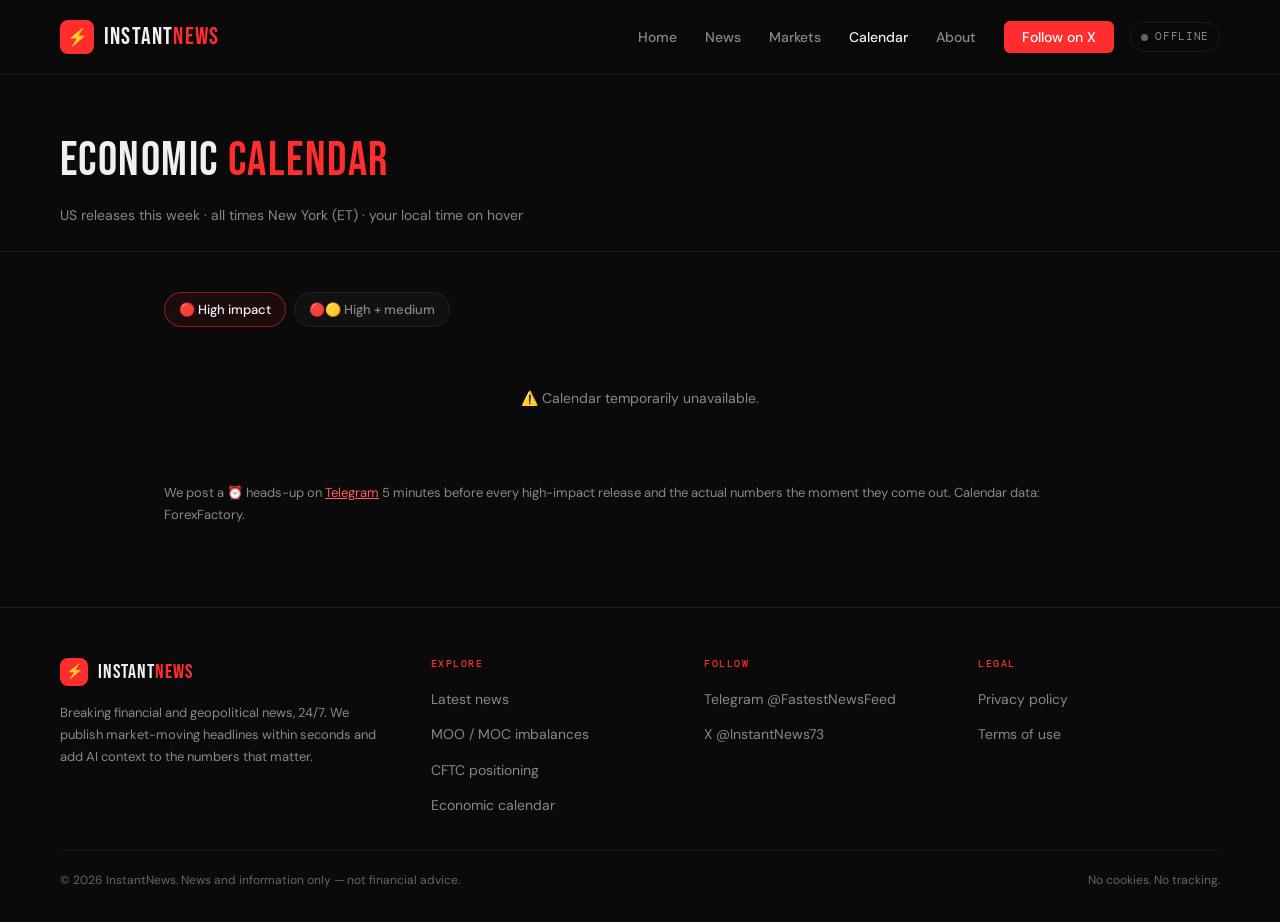
<file: calendar.html>
<!DOCTYPE html>
<html lang="en">
<head>
  <meta charset="UTF-8">
  <meta name="viewport" content="width=device-width, initial-scale=1.0">
  <title>US Economic Calendar This Week — InstantNews</title>
  <meta name="description" content="This week's high- and medium-impact US economic releases in New York time, with forecasts, previous values and a live countdown to the next release.">
  <!-- HEAD:START -->
  <link rel="canonical" href="https://instantnews24.net/calendar.html">
  <meta name="theme-color" content="#0a0a0b">
  <meta property="og:type" content="website">
  <meta property="og:site_name" content="InstantNews">
  <meta property="og:url" content="https://instantnews24.net/calendar.html">
  <meta property="og:title" content="US Economic Calendar This Week — InstantNews">
  <meta property="og:description" content="This week's high- and medium-impact US economic releases in New York time, with forecasts, previous values and a live countdown to the next release.">
  <meta property="og:image" content="https://instantnews24.net/og-image.png">
  <meta property="og:image:width" content="1200">
  <meta property="og:image:height" content="630">
  <meta name="twitter:card" content="summary_large_image">
  <meta name="twitter:site" content="@InstantNews73">
  <meta name="twitter:title" content="US Economic Calendar This Week — InstantNews">
  <meta name="twitter:description" content="This week's high- and medium-impact US economic releases in New York time, with forecasts, previous values and a live countdown to the next release.">
  <meta name="twitter:image" content="https://instantnews24.net/og-image.png">
  <link rel="icon" type="image/svg+xml" href="/favicon.svg">
  <link rel="apple-touch-icon" href="/apple-touch-icon.png">
  <link rel="stylesheet" href="/assets/site.css">
  <script src="/assets/app.js"></script>
  <!-- HEAD:END -->
  <link rel="preload" href="/assets/fonts/bebas-neue-latin-400-normal.woff2" as="font" type="font/woff2" crossorigin>
  <link rel="stylesheet" href="/assets/fonts.css">
  <link rel="stylesheet" href="/assets/base.css">
  <style>
    .main { max-width: 1000px; margin: 0 auto; padding: 40px 24px 80px; }
    .next { background: linear-gradient(135deg, rgba(255,45,45,0.1), rgba(255,45,45,0.03)); border: 1px solid rgba(255,45,45,0.25); border-radius: 14px; padding: 24px 28px; display: flex; align-items: center; justify-content: space-between; gap: 20px; flex-wrap: wrap; margin-bottom: 32px; }
    .next-label { font-family: 'DM Mono', monospace; font-size: 11px; color: var(--red2); letter-spacing: .12em; text-transform: uppercase; }
    .next-title { font-family: 'Bebas Neue', sans-serif; font-size: 30px; letter-spacing: .03em; line-height: 1.1; margin-top: 4px; }
    .next-meta { font-size: 13px; color: var(--gray); margin-top: 4px; }
    .countdown { font-family: 'DM Mono', monospace; font-size: 34px; color: var(--white); letter-spacing: .02em; }
    .controls { display: flex; gap: 8px; margin-bottom: 20px; flex-wrap: wrap; }
    .chip { background: var(--bg2); border: 1px solid var(--border); color: var(--gray); padding: 8px 14px; border-radius: 100px; font: 500 13px 'DM Sans', sans-serif; cursor: pointer; }
    .chip[aria-pressed="true"] { color: var(--white); border-color: rgba(255,45,45,.5); background: rgba(255,45,45,.08); }
    .day { margin-bottom: 28px; }
    .day-title { font-family: 'DM Mono', monospace; font-size: 12px; color: var(--red); letter-spacing: .12em; text-transform: uppercase; padding-bottom: 10px; border-bottom: 1px solid var(--border); }
    .day.today .day-title::after { content: ' · today'; color: var(--gray); }
    .row { display: grid; grid-template-columns: 90px 16px 1fr 110px 110px; gap: 14px; align-items: center; padding: 14px 0; border-bottom: 1px solid var(--border); font-size: 14px; }
    .row.past { opacity: .45; }
    .row-time { font-family: 'DM Mono', monospace; font-size: 13px; color: var(--gray); }
    .row-title { font-weight: 500; }
    .row-num { font-family: 'DM Mono', monospace; font-size: 13px; text-align: right; color: #bbb; }
    .row-num small { display: block; font-size: 10px; color: var(--gray2); letter-spacing: .08em; text-transform: uppercase; }
    .note { font-size: 13px; color: var(--gray); line-height: 1.7; margin-top: 32px; }
    @media (max-width: 640px) {
      .row { grid-template-columns: 70px 12px 1fr; }
      .row-num { grid-column: 3; text-align: left; display: inline; }
      .row-num small { display: inline; margin-right: 4px; }
      .countdown { font-size: 26px; }
    }
  </style>
</head>
<body>
  <!-- NAV:START -->
  <a class="skip-link" href="#main">Skip to content</a>
  <div class="mobile-menu" id="mobileMenu" role="dialog" aria-label="Menu">
    <button class="mobile-menu-close" data-menu-close aria-label="Close menu">✕</button>
    <a href="/">Home</a>
    <a href="/news.html">News</a>
    <a href="/moo-moc.html">Markets</a>
    <a href="/calendar.html">Calendar</a>
    <a href="/index.html#faq">About</a>
    <a href="https://x.com/InstantNews73" target="_blank" rel="noopener" class="mobile-cta">Follow on X</a>
  </div>
  <nav aria-label="Main">
    <a href="/" class="logo" aria-label="InstantNews home">
      <div class="logo-icon" aria-hidden="true">⚡</div>
      <div class="logo-text">Instant<span>News</span></div>
    </a>
    <div class="nav-right">
      <ul class="nav-links">
      <li><a href="/">Home</a></li>
      <li><a href="/news.html">News</a></li>
      <li><a href="/moo-moc.html">Markets</a></li>
      <li><a href="/calendar.html" class="active" aria-current="page">Calendar</a></li>
      <li><a href="/index.html#faq">About</a></li>
        <li><a href="https://x.com/InstantNews73" target="_blank" rel="noopener" class="nav-cta">Follow on X</a></li>
      </ul>
      <span class="live-status" id="live-status" title="Live feed status"><span class="live-dot" aria-hidden="true"></span><span class="live-text">Live</span></span>
      <button class="hamburger" data-menu-open aria-label="Open menu"><span></span><span></span><span></span></button>
    </div>
  </nav>
  <!-- NAV:END -->

  <main id="main">
    <div class="page-header">
      <h1 class="page-title">Economic <span>Calendar</span></h1>
      <div class="page-subtitle">US releases this week · all times New York (ET) · your local time on hover</div>
    </div>
    <div class="main">
      <div class="next" id="next" style="display:none">
        <div>
          <div class="next-label">Next high-impact release</div>
          <div class="next-title" id="next-title"></div>
          <div class="next-meta" id="next-meta"></div>
        </div>
        <div class="countdown" id="countdown" aria-live="off"></div>
      </div>
      <div class="controls" role="group" aria-label="Filter by impact">
        <button class="chip" id="f-high" aria-pressed="true">🔴 High impact</button>
        <button class="chip" id="f-all" aria-pressed="false">🔴🟡 High + medium</button>
      </div>
      <div id="cal"><div class="empty">Loading…</div></div>
      <p class="note">We post a ⏰ heads-up on <a href="https://t.me/FastestNewsFeed" target="_blank" rel="noopener" style="color:var(--red2)">Telegram</a> 5 minutes before every high-impact release and the actual numbers the moment they come out. Calendar data: ForexFactory.</p>
    </div>
  </main>

  <!-- FOOTER:START -->
  <footer class="site-footer">
    <div>
      <a href="/" class="logo" aria-label="InstantNews home">
        <div class="logo-icon" style="width:28px;height:28px;font-size:14px" aria-hidden="true">⚡</div>
        <div class="logo-text" style="font-size:20px">Instant<span>News</span></div>
      </a>
      <p class="footer-about">Breaking financial and geopolitical news, 24/7. We publish market-moving headlines within seconds and add AI context to the numbers that matter.</p>
    </div>
    <div>
      <h4>Explore</h4>
      <ul>
        <li><a href="/news.html">Latest news</a></li>
        <li><a href="/moo-moc.html">MOO / MOC imbalances</a></li>
        <li><a href="/moo-moc.html?view=cftc">CFTC positioning</a></li>
        <li><a href="/calendar.html">Economic calendar</a></li>
      </ul>
    </div>
    <div>
      <h4>Follow</h4>
      <ul>
        <li><a href="https://t.me/FastestNewsFeed" target="_blank" rel="noopener">Telegram @FastestNewsFeed</a></li>
        <li><a href="https://x.com/InstantNews73" target="_blank" rel="noopener">X @InstantNews73</a></li>
      </ul>
    </div>
    <div>
      <h4>Legal</h4>
      <ul>
        <li><a href="/privacy.html">Privacy policy</a></li>
        <li><a href="/terms.html">Terms of use</a></li>
      </ul>
    </div>
    <div class="footer-bottom">
      <span>© <span id="year">2026</span> InstantNews. News and information only — not financial advice.</span>
      <span>No cookies. No tracking.</span>
    </div>
  </footer>
  <!-- FOOTER:END -->

  <script>
    let events = [], mode = 'High', nextEv = null;
    function render() {
      const el = document.getElementById('cal');
      const list = events.filter(e => mode === 'all' || e.impact === 'High');
      if (!list.length) { el.innerHTML = '<div class="empty">No US releases found for this week.</div>'; return; }
      const days = {};
      list.forEach(e => (days[dayET(e.date)] ||= []).push(e));
      const today = dayET(new Date().toISOString());
      el.innerHTML = Object.entries(days).map(([d, evs]) =>
        '<section class="day' + (d === today ? ' today' : '') + '"><h2 class="day-title" style="font-weight:400">' + esc(d) + '</h2>' +
        evs.map(e => {
          const t = Date.parse(e.date), local = new Date(t).toLocaleString([], { weekday: 'short', hour: '2-digit', minute: '2-digit' });
          return '<div class="row' + (t < Date.now() ? ' past' : '') + '"><span class="row-time" title="Your time: ' + esc(local) + '">' + timeET(e.date).replace(' ET', '') + '</span>' +
            '<span class="impact ' + e.impact + '" title="' + e.impact + ' impact"></span><span class="row-title">' + esc(e.title) + '</span>' +
            '<span class="row-num"><small>Forecast</small>' + esc(e.forecast || '—') + '</span><span class="row-num"><small>Previous</small>' + esc(e.previous || '—') + '</span></div>';
        }).join('') + '</section>').join('');
    }
    function tick() {
      const box = document.getElementById('next');
      if (!nextEv || Date.parse(nextEv.date) < Date.now()) {
        nextEv = events.find(e => e.impact === 'High' && Date.parse(e.date) > Date.now()) || null;
        if (!nextEv) { box.style.display = 'none'; return; }
        document.getElementById('next-title').textContent = nextEv.title;
        document.getElementById('next-meta').textContent = dayET(nextEv.date) + ' · ' + timeET(nextEv.date) + (nextEv.forecast ? ' · Forecast ' + nextEv.forecast : '');
        box.style.display = 'flex';
        render();
      }
      let s = Math.max(0, Math.floor((Date.parse(nextEv.date) - Date.now()) / 1000));
      const d = Math.floor(s / 86400); s %= 86400;
      const h = Math.floor(s / 3600), m = Math.floor(s % 3600 / 60), sec = s % 60;
      document.getElementById('countdown').textContent = (d ? d + 'd ' : '') + String(h).padStart(2, '0') + ':' + String(m).padStart(2, '0') + ':' + String(sec).padStart(2, '0');
    }
    async function load() {
      try {
        events = (await api('/api/calendar')).sort((a, b) => Date.parse(a.date) - Date.parse(b.date));
        nextEv = null; render(); tick();
      } catch { document.getElementById('cal').innerHTML = '<div class="empty">⚠️ Calendar temporarily unavailable.</div>'; }
    }
    function setMode(m) {
      mode = m;
      document.getElementById('f-high').setAttribute('aria-pressed', m === 'High');
      document.getElementById('f-all').setAttribute('aria-pressed', m === 'all');
      render();
    }
    document.getElementById('f-high').onclick = () => setMode('High');
    document.getElementById('f-all').onclick = () => setMode('all');
    load(); setInterval(tick, 1000); setInterval(load, 15 * 60000);
  </script>
</body>
</html>
</file>
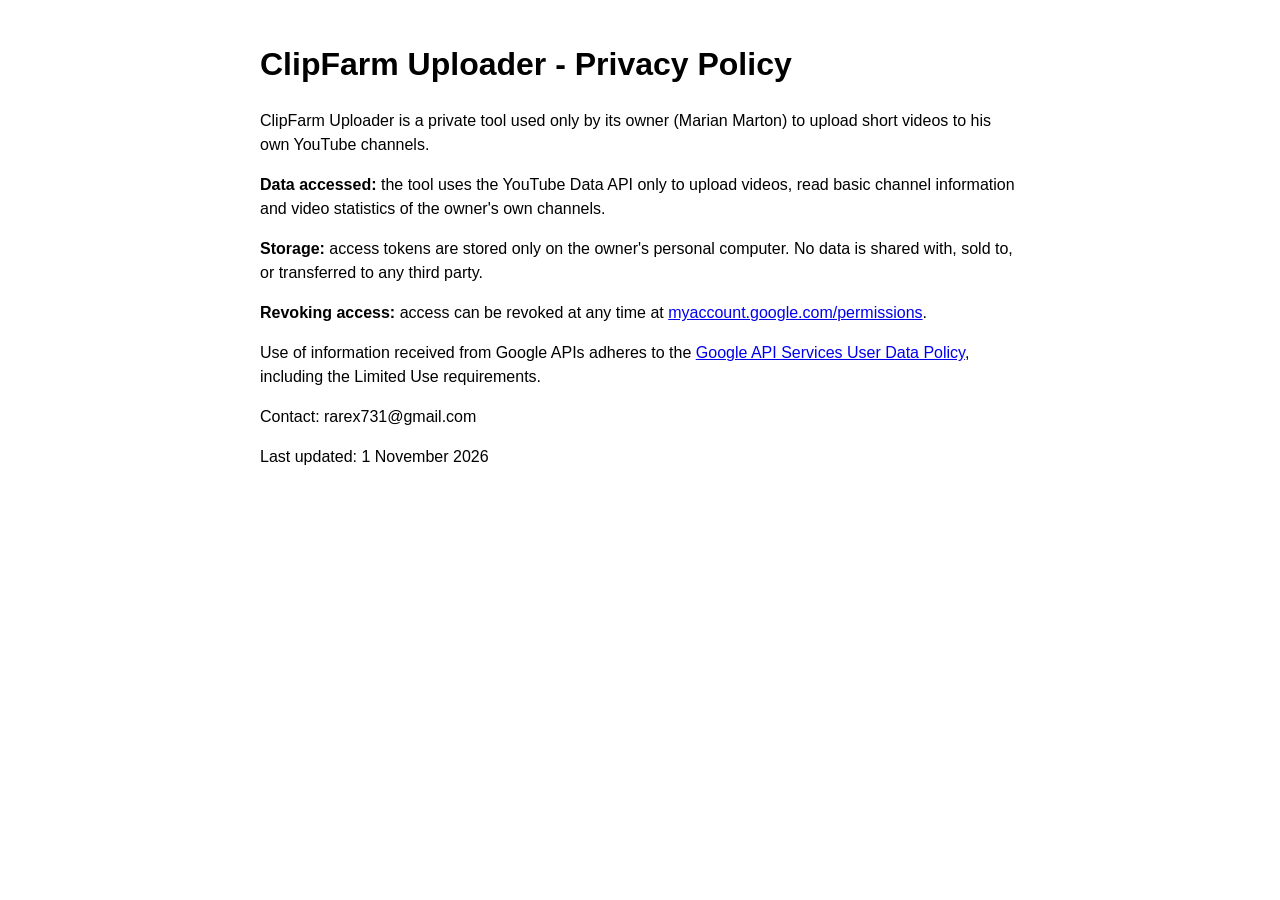
<file: clipfarm-privacy.html>
<!doctype html><html lang="en"><head><meta charset="utf-8"><meta name="viewport" content="width=device-width,initial-scale=1"><title>ClipFarm Uploader - Privacy Policy</title></head>
<body style="font-family:Arial,sans-serif;max-width:760px;margin:40px auto;padding:0 16px;line-height:1.5">
<h1>ClipFarm Uploader - Privacy Policy</h1>
<p>ClipFarm Uploader is a private tool used only by its owner (Marian Marton) to upload short videos to his own YouTube channels.</p>
<p><b>Data accessed:</b> the tool uses the YouTube Data API only to upload videos, read basic channel information and video statistics of the owner's own channels.</p>
<p><b>Storage:</b> access tokens are stored only on the owner's personal computer. No data is shared with, sold to, or transferred to any third party.</p>
<p><b>Revoking access:</b> access can be revoked at any time at <a href="https://myaccount.google.com/permissions">myaccount.google.com/permissions</a>.</p>
<p>Use of information received from Google APIs adheres to the <a href="https://developers.google.com/terms/api-services-user-data-policy">Google API Services User Data Policy</a>, including the Limited Use requirements.</p>
<p>Contact: rarex731@gmail.com</p>
<p>Last updated: 1 November 2026</p>
</body></html>
</file>
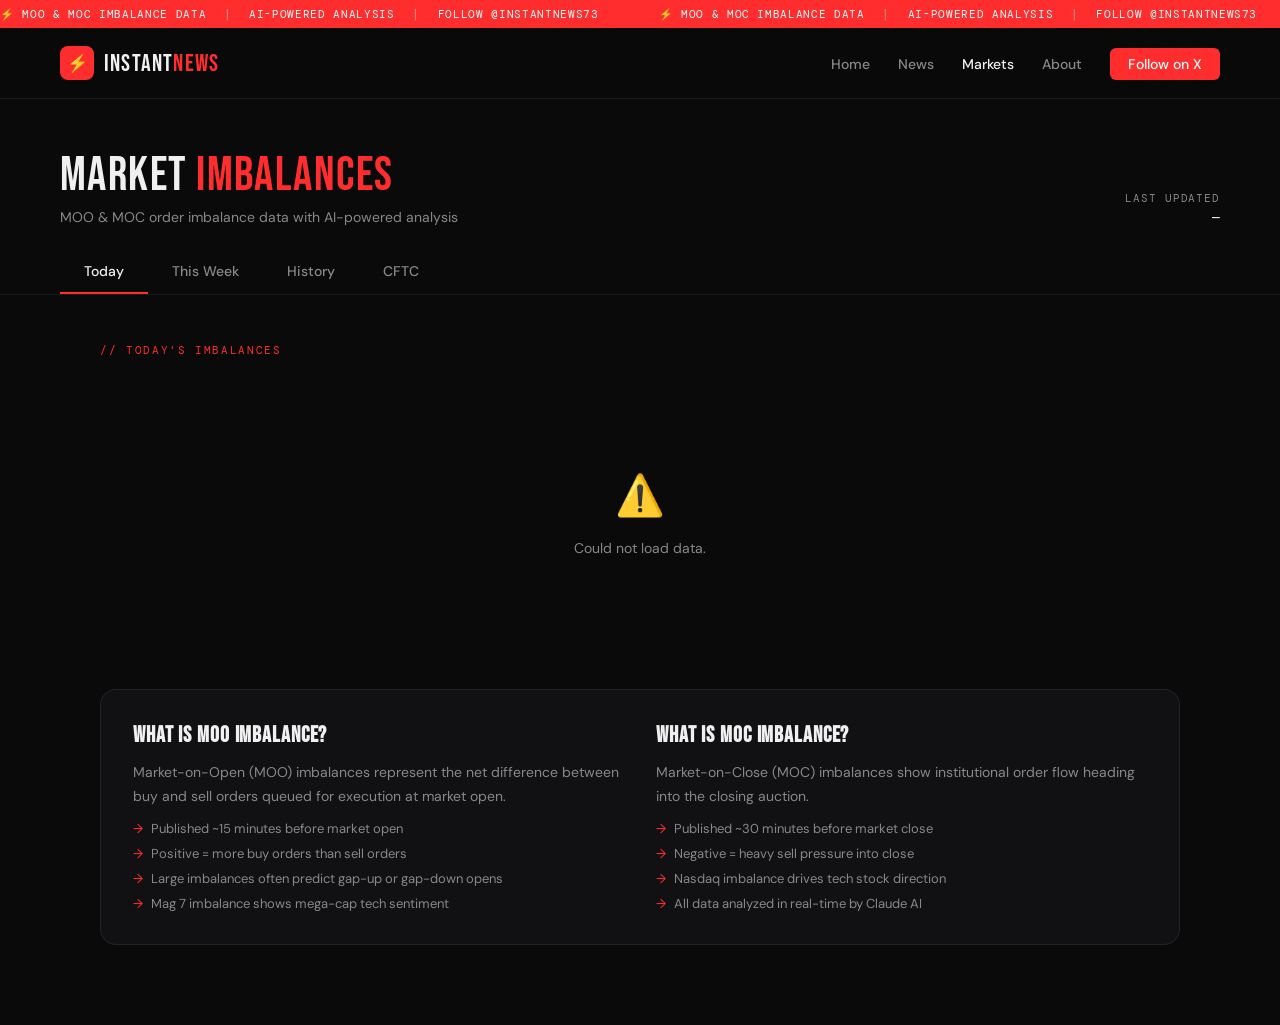
<file: moo-moc-demo.html>
<!DOCTYPE html>
<html lang="en">
<head>
  <meta charset="UTF-8">
  <meta name="viewport" content="width=device-width, initial-scale=1.0">
  <title>InstantNews — Market Imbalance Analysis</title>
  <link rel="icon" type="image/svg+xml" href="data:image/svg+xml,<svg xmlns=%22http://www.w3.org/2000/svg%22 viewBox=%220 0 32 32%22><rect width=%2232%22 height=%2232%22 rx=%226%22 fill=%22%23ff2d2d%22/><text x=%2216%22 y=%2223%22 font-size=%2220%22 text-anchor=%22middle%22 fill=%22white%22>⚡</text></svg>">
  <link rel="preconnect" href="https://fonts.googleapis.com">
  <link href="https://fonts.googleapis.com/css2?family=Bebas+Neue&family=DM+Sans:ital,wght@0,300;0,400;0,500;1,300&family=DM+Mono:wght@400;500&display=swap" rel="stylesheet">
  <style>
    *, *::before, *::after { box-sizing: border-box; margin: 0; padding: 0; }
    :root {
      --bg: #0a0a0b; --bg2: #111113; --bg3: #1a1a1e;
      --red: #ff2d2d; --red2: #ff5c5c;
      --green: #22c55e; --green2: #4ade80;
      --amber: #ffb800;
      --white: #f0f0f0; --gray: #888; --gray2: #555;
      --border: rgba(255,255,255,0.07);
    }
    html { scroll-behavior: smooth; }
    body { background: var(--bg); color: var(--white); font-family: 'DM Sans', sans-serif; overflow-x: hidden; }

    .ticker-wrap { background: var(--red); padding: 7px 0; overflow: hidden; }
    .ticker-track { display: flex; gap: 60px; animation: ticker 30s linear infinite; white-space: nowrap; }
    .ticker-item { font-family: 'DM Mono', monospace; font-size: 11px; color: #fff; letter-spacing: 0.06em; text-transform: uppercase; flex-shrink: 0; }
    .ticker-item span { margin: 0 10px; opacity: 0.5; }
    @keyframes ticker { 0% { transform: translateX(0); } 100% { transform: translateX(-50%); } }

    nav { display: flex; align-items: center; justify-content: space-between; padding: 18px 60px; border-bottom: 1px solid var(--border); position: sticky; top: 0; background: rgba(10,10,11,0.96); backdrop-filter: blur(20px); z-index: 99; }
    .logo { display: flex; align-items: center; gap: 10px; text-decoration: none; }
    .logo-icon { width: 34px; height: 34px; background: var(--red); border-radius: 8px; display: flex; align-items: center; justify-content: center; font-size: 17px; }
    .logo-text { font-family: 'Bebas Neue', sans-serif; font-size: 24px; color: var(--white); letter-spacing: 0.05em; }
    .logo-text span { color: var(--red); }
    .nav-links { display: flex; align-items: center; gap: 28px; list-style: none; }
    .nav-links a { color: var(--gray); text-decoration: none; font-size: 14px; font-weight: 500; transition: color 0.2s; }
    .nav-links a:hover, .nav-links a.active { color: var(--white); }
    .nav-cta { background: var(--red); color: #fff !important; padding: 7px 18px; border-radius: 6px; }

    .page-header { padding: 48px 60px 0; border-bottom: 1px solid var(--border); }
    .page-header-top { display: flex; align-items: flex-end; justify-content: space-between; padding-bottom: 24px; }
    .page-title { font-family: 'Bebas Neue', sans-serif; font-size: 48px; letter-spacing: 0.03em; }
    .page-title span { color: var(--red); }
    .page-subtitle { font-size: 14px; color: var(--gray); margin-top: 4px; }
    .page-tabs { display: flex; gap: 0; }
    .tab { padding: 12px 24px; font-size: 14px; font-weight: 500; color: var(--gray); cursor: pointer; border-bottom: 2px solid transparent; text-decoration: none; transition: all 0.2s; }
    .tab.active { color: var(--white); border-bottom-color: var(--red); }
    .tab:hover { color: var(--white); }

    .main { max-width: 1200px; margin: 0 auto; padding: 48px 60px 80px; }
    .tab-panel { display: none; }
    .tab-panel.active { display: block; }

    .section-header { display: flex; align-items: center; justify-content: space-between; margin-bottom: 32px; }
    .section-label { font-family: 'DM Mono', monospace; font-size: 11px; color: var(--red); letter-spacing: 0.15em; text-transform: uppercase; }
    .section-date { font-family: 'DM Mono', monospace; font-size: 12px; color: var(--gray); }

    .imbalance-grid { display: grid; grid-template-columns: 1fr 1fr; gap: 24px; margin-bottom: 48px; }
    .imbalance-card { background: var(--bg2); border: 1px solid var(--border); border-radius: 16px; overflow: hidden; transition: border-color 0.2s; }
    .imbalance-card:hover { border-color: rgba(255,255,255,0.12); }
    .imbalance-card-header { padding: 24px 28px 20px; border-bottom: 1px solid var(--border); display: flex; align-items: center; justify-content: space-between; }
    .imbalance-type { display: flex; align-items: center; gap: 10px; }
    .imbalance-badge { font-family: 'Bebas Neue', sans-serif; font-size: 14px; letter-spacing: 0.1em; padding: 4px 12px; border-radius: 6px; }
    .badge-moo { background: rgba(34,197,94,0.15); color: var(--green2); border: 1px solid rgba(34,197,94,0.3); }
    .badge-moc { background: rgba(255,45,45,0.12); color: var(--red2); border: 1px solid rgba(255,45,45,0.3); }
    .imbalance-time { font-family: 'DM Mono', monospace; font-size: 11px; color: var(--gray); }
    .imbalance-bars { padding: 24px 28px; }
    .bar-row { display: grid; grid-template-columns: 80px 1fr 100px; align-items: center; gap: 16px; margin-bottom: 18px; }
    .bar-label { font-size: 13px; color: var(--gray); font-weight: 500; }
    .bar-track { height: 8px; background: var(--bg3); border-radius: 100px; }
    .bar-fill { height: 100%; border-radius: 100px; transition: width 1s ease; }
    .bar-fill.positive { background: linear-gradient(90deg, #16a34a, var(--green2)); }
    .bar-fill.negative { background: linear-gradient(90deg, #dc2626, var(--red2)); }
    .bar-value { font-family: 'DM Mono', monospace; font-size: 12px; text-align: right; font-weight: 500; }
    .bar-value.positive { color: var(--green2); }
    .bar-value.negative { color: var(--red2); }
    .claude-analysis { margin: 0 28px 24px; background: rgba(255,184,0,0.04); border: 1px solid rgba(255,184,0,0.15); border-radius: 12px; padding: 20px; }
    .claude-header { display: flex; align-items: center; gap: 10px; margin-bottom: 14px; }
    .claude-icon { width: 28px; height: 28px; background: linear-gradient(135deg, #ff9500, #ffb800); border-radius: 6px; display: flex; align-items: center; justify-content: center; font-size: 14px; }
    .claude-label { font-size: 12px; font-weight: 500; color: var(--amber); letter-spacing: 0.05em; }
    .claude-label span { color: var(--gray); font-weight: 400; margin-left: 4px; }
    .claude-text { font-size: 14px; line-height: 1.7; color: #bbb; font-style: italic; }
    .signal-footer { padding: 16px 28px; border-top: 1px solid var(--border); display: flex; align-items: center; gap: 12px; flex-wrap: wrap; }
    .signal { display: flex; align-items: center; gap: 6px; font-size: 12px; font-weight: 500; padding: 4px 12px; border-radius: 100px; }
    .signal.bearish { background: rgba(255,45,45,0.1); color: var(--red2); border: 1px solid rgba(255,45,45,0.2); }
    .signal.bullish { background: rgba(34,197,94,0.1); color: var(--green2); border: 1px solid rgba(34,197,94,0.2); }
    .signal.neutral { background: rgba(255,184,0,0.1); color: var(--amber); border: 1px solid rgba(255,184,0,0.2); }
    .signal-dot { width: 6px; height: 6px; border-radius: 50%; background: currentColor; }

    .history-table { width: 100%; border-collapse: collapse; border: 1px solid var(--border); border-radius: 12px; overflow: hidden; }
    .history-table th { background: var(--bg2); padding: 14px 20px; font-family: 'DM Mono', monospace; font-size: 10px; color: var(--gray); letter-spacing: 0.1em; text-transform: uppercase; text-align: left; border-bottom: 1px solid var(--border); }
    .history-table td { padding: 16px 20px; border-bottom: 1px solid var(--border); font-size: 14px; }
    .history-table tr:last-child td { border-bottom: none; }
    .history-table tr:hover td { background: var(--bg2); }
    .td-mono { font-family: 'DM Mono', monospace; font-size: 13px; }
    .td-positive { color: var(--green2); }
    .td-negative { color: var(--red2); }
    .td-neutral { color: var(--gray); }
    .type-badge { font-family: 'DM Mono', monospace; font-size: 10px; padding: 3px 8px; border-radius: 4px; letter-spacing: 0.06em; }
    .type-moo { background: rgba(34,197,94,0.1); color: var(--green2); }
    .type-moc { background: rgba(255,45,45,0.1); color: var(--red2); }
    .col-hide-mobile {}

    .cftc-card { background: var(--bg2); border: 1px solid var(--border); border-radius: 16px; padding: 32px; margin-bottom: 24px; }
    .cftc-week { font-family: 'Bebas Neue', sans-serif; font-size: 22px; letter-spacing: 0.04em; margin-bottom: 20px; }
    .cftc-analysis { font-size: 14px; line-height: 1.8; color: #bbb; white-space: pre-line; }

    .explainer { background: var(--bg2); border: 1px solid var(--border); border-radius: 16px; padding: 32px; margin-top: 48px; display: grid; grid-template-columns: 1fr 1fr; gap: 32px; }
    .explainer h3 { font-family: 'Bebas Neue', sans-serif; font-size: 22px; letter-spacing: 0.04em; margin-bottom: 12px; }
    .explainer p { font-size: 14px; color: var(--gray); line-height: 1.7; }
    .explainer ul { list-style: none; margin-top: 12px; display: flex; flex-direction: column; gap: 8px; }
    .explainer li { font-size: 13px; color: var(--gray); display: flex; gap: 8px; }
    .explainer li::before { content: '→'; color: var(--red); flex-shrink: 0; }

    .empty-state { text-align: center; padding: 80px 20px; color: var(--gray); }
    .empty-state .empty-icon { font-size: 40px; margin-bottom: 16px; }
    .empty-state p { font-size: 14px; line-height: 1.7; }

    .hamburger { display: none; flex-direction: column; gap: 5px; cursor: pointer; padding: 4px; }
    .hamburger span { width: 24px; height: 2px; background: var(--white); border-radius: 2px; transition: all 0.3s; }
    .mobile-menu { display: none; position: fixed; top: 0; left: 0; right: 0; bottom: 0; background: rgba(10,10,11,0.98); z-index: 200; flex-direction: column; align-items: center; justify-content: center; gap: 32px; }
    .mobile-menu.open { display: flex; }
    .mobile-menu a { color: var(--white); text-decoration: none; font-family: 'Bebas Neue', sans-serif; font-size: 36px; letter-spacing: 0.05em; transition: color 0.2s; }
    .mobile-menu a:hover { color: var(--red); }
    .mobile-menu-close { position: absolute; top: 24px; right: 24px; font-size: 32px; color: var(--white); cursor: pointer; background: none; border: none; }
    .mobile-cta { background: var(--red) !important; color: #fff !important; padding: 14px 32px !important; border-radius: 8px !important; font-size: 20px !important; }

    @media (max-width: 900px) {
      nav { padding: 16px 20px; }
      .nav-links { display: none; }
      .hamburger { display: flex; }
      .page-header { padding: 24px 20px 0; }
      .page-header-top { flex-direction: column; align-items: flex-start; gap: 8px; padding-bottom: 16px; }
      .page-title { font-size: 36px; }
      .page-tabs { overflow-x: auto; -webkit-overflow-scrolling: touch; scrollbar-width: none; }
      .page-tabs::-webkit-scrollbar { display: none; }
      .tab { padding: 10px 16px; font-size: 13px; white-space: nowrap; }
      .main { padding: 24px 20px 60px; }
      .imbalance-grid { grid-template-columns: 1fr; }
      .bar-row { grid-template-columns: 70px 1fr 90px; gap: 10px; }
      .imbalance-bars { padding: 20px; }
      .imbalance-card-header { padding: 18px 20px 14px; }
      .claude-analysis { margin: 0 20px 20px; }
      .signal-footer { padding: 14px 20px; gap: 8px; }
      .col-hide-mobile { display: none; }
      .history-table th, .history-table td { padding: 12px 14px; }
      .explainer { grid-template-columns: 1fr; gap: 24px; padding: 24px; }
      .cftc-card { padding: 24px 20px; }
    }
    @media (max-width: 480px) {
      .page-header { padding: 16px 16px 0; }
      .main { padding: 20px 16px 48px; }
      .bar-row { grid-template-columns: 60px 1fr 80px; gap: 8px; }
      .bar-label { font-size: 12px; }
      .bar-value { font-size: 11px; }
      .explainer { padding: 20px 16px; }
    }
  </style>
</head>
<body>

  <div class="ticker-wrap">
    <div class="ticker-track">
      <div class="ticker-item" id="ticker1">⚡ MOO & MOC Imbalance Data <span>|</span> AI-Powered Analysis <span>|</span> Follow @InstantNews73</div>
      <div class="ticker-item" id="ticker2">⚡ MOO & MOC Imbalance Data <span>|</span> AI-Powered Analysis <span>|</span> Follow @InstantNews73</div>
    </div>
  </div>

  <div class="mobile-menu" id="mobileMenu">
    <button class="mobile-menu-close" onclick="document.getElementById('mobileMenu').classList.remove('open')">✕</button>
    <a href="index.html" onclick="document.getElementById('mobileMenu').classList.remove('open')">Home</a>
    <a href="news-demo.html" onclick="document.getElementById('mobileMenu').classList.remove('open')">News</a>
    <a href="moo-moc-demo.html" onclick="document.getElementById('mobileMenu').classList.remove('open')">Markets</a>
    <a href="index.html#faq" onclick="document.getElementById('mobileMenu').classList.remove('open')">About</a>
    <a href="https://x.com/InstantNews73" target="_blank" class="mobile-cta">Follow on X</a>
  </div>

  <nav>
    <a href="/" class="logo">
      <div class="logo-icon">⚡</div>
      <div class="logo-text">Instant<span>News</span></div>
    </a>
    <ul class="nav-links">
      <li><a href="index.html">Home</a></li>
      <li><a href="news-demo.html">News</a></li>
      <li><a href="moo-moc-demo.html" class="active">Markets</a></li>
      <li><a href="index.html#faq">About</a></li>
      <li><a href="https://x.com/InstantNews73" target="_blank" class="nav-cta">Follow on X</a></li>
    </ul>
    <div class="hamburger" onclick="document.getElementById('mobileMenu').classList.add('open')">
      <span></span><span></span><span></span>
    </div>
  </nav>

  <div class="page-header">
    <div class="page-header-top">
      <div>
        <div class="page-title">Market <span>Imbalances</span></div>
        <div class="page-subtitle">MOO & MOC order imbalance data with AI-powered analysis</div>
      </div>
      <div style="text-align:right">
        <div style="font-family:'DM Mono',monospace;font-size:11px;color:var(--gray);letter-spacing:0.08em;text-transform:uppercase">Last updated</div>
        <div style="font-family:'DM Mono',monospace;font-size:13px;color:var(--white);margin-top:4px" id="last-updated-val">—</div>
      </div>
    </div>
    <div class="page-tabs">
      <a href="moo-moc-demo.html" class="tab" id="tab-today">Today</a>
      <a href="moo-moc-demo.html?view=week" class="tab" id="tab-week">This Week</a>
      <a href="moo-moc-demo.html?view=history" class="tab" id="tab-history">History</a>
      <a href="moo-moc-demo.html?view=cftc" class="tab" id="tab-cftc">CFTC</a>
    </div>
  </div>

  <div class="main">

    <!-- TODAY -->
    <div class="tab-panel" id="panel-today">
      <div class="section-header">
        <div class="section-label" id="today-label">// Today's Imbalances</div>
        <div class="section-date" id="today-count"></div>
      </div>
      <div class="imbalance-grid" id="today-grid">
        <div class="empty-state" style="grid-column:1/-1;"><div class="empty-icon">⏳</div><p>Loading...</p></div>
      </div>
    </div>

    <!-- THIS WEEK -->
    <div class="tab-panel" id="panel-week">
      <div class="section-header">
        <div class="section-label">// This Week's Imbalances</div>
      </div>
      <div id="week-table-wrap"><div class="empty-state"><div class="empty-icon">⏳</div><p>Loading...</p></div></div>
    </div>

    <!-- HISTORY -->
    <div class="tab-panel" id="panel-history">
      <div class="section-header">
        <div class="section-label">// Full History</div>
      </div>
      <div id="history-table-wrap"><div class="empty-state"><div class="empty-icon">⏳</div><p>Loading...</p></div></div>
    </div>

    <!-- CFTC -->
    <div class="tab-panel" id="panel-cftc">
      <div class="section-header">
        <div class="section-label">// CFTC Positioning Data</div>
      </div>
      <div id="cftc-wrap"><div class="empty-state"><div class="empty-icon">⏳</div><p>Loading...</p></div></div>
    </div>

    <!-- EXPLAINER -->
    <div class="explainer">
      <div>
        <h3>What is MOO Imbalance?</h3>
        <p>Market-on-Open (MOO) imbalances represent the net difference between buy and sell orders queued for execution at market open.</p>
        <ul>
          <li>Published ~15 minutes before market open</li>
          <li>Positive = more buy orders than sell orders</li>
          <li>Large imbalances often predict gap-up or gap-down opens</li>
          <li>Mag 7 imbalance shows mega-cap tech sentiment</li>
        </ul>
      </div>
      <div>
        <h3>What is MOC Imbalance?</h3>
        <p>Market-on-Close (MOC) imbalances show institutional order flow heading into the closing auction.</p>
        <ul>
          <li>Published ~30 minutes before market close</li>
          <li>Negative = heavy sell pressure into close</li>
          <li>Nasdaq imbalance drives tech stock direction</li>
          <li>All data analyzed in real-time by Claude AI</li>
        </ul>
      </div>
    </div>

  </div>

  <script>
    const BASE = 'https://instantnews-api-production.up.railway.app';
    const params = new URLSearchParams(window.location.search);
    const view = params.get('view') || 'today';

    // Activate tab + panel
    document.getElementById('tab-' + view).classList.add('active');
    document.getElementById('panel-' + view).classList.add('active');

    function fmt(iso) {
      const d = new Date(iso);
      const hh = d.getHours().toString().padStart(2,'0');
      const mm = d.getMinutes().toString().padStart(2,'0');
      const mo = ['Jan','Feb','Mar','Apr','May','Jun','Jul','Aug','Sep','Oct','Nov','Dec'];
      return hh + ':' + mm + ' · ' + mo[d.getMonth()] + ' ' + d.getDate();
    }

    function fmtMln(val) {
      const n = parseInt(val);
      if (isNaN(n)) return '—';
      const sign = n >= 0 ? '+' : '';
      return sign + Math.round(n/1).toLocaleString() + ' mln';
    }

    function getSignal(item) {
      const sp = parseInt(item.sp500)||0, nq = parseInt(item.nasdaq)||0;
      const sum = sp + nq;
      if (sum > 100) return {cls:'bullish', label: item.type==='MOO' ? 'Bullish Open' : 'Bullish Close'};
      if (sum < -100) return {cls:'bearish', label: item.type==='MOC' ? 'Bearish Close' : 'Bearish Open'};
      return {cls:'neutral', label:'Neutral'};
    }

    function renderCard(item) {
      const isMOO = item.type === 'MOO';
      const fields = [['S&P 500', item.sp500], ['Nasdaq', item.nasdaq], ['Dow 30', item.dow30], ['Mag 7', item.mag7]];
      const maxAbs = Math.max(...fields.map(f => Math.abs(parseInt(f[1])||0)), 1);
      const sig = getSignal(item);

      const bars = fields.map(([lbl, val]) => {
        const n = parseInt(val)||0;
        const cls = n >= 0 ? 'positive' : 'negative';
        const pct = Math.min(100, Math.abs(n) / maxAbs * 100);
        return '<div class="bar-row"><div class="bar-label">' + lbl + '</div>' +
          '<div class="bar-track"><div class="bar-fill ' + cls + '" style="width:' + pct + '%"></div></div>' +
          '<div class="bar-value ' + cls + '">' + fmtMln(val) + '</div></div>';
      }).join('');

      const analysis = item.claude_analysis
        ? '<div class="claude-analysis"><div class="claude-header"><div class="claude-icon">✦</div>' +
          '<div class="claude-label">Claude Analysis <span>· AI-generated</span></div></div>' +
          '<div class="claude-text">' + item.claude_analysis + '</div></div>'
        : '';

      return '<div class="imbalance-card">' +
        '<div class="imbalance-card-header"><div class="imbalance-type">' +
        '<div class="imbalance-badge badge-' + item.type.toLowerCase() + '">' + item.type + '</div>' +
        '<div style="font-size:13px;color:var(--gray)">' + (isMOO ? 'Market on Open' : 'Market on Close') + '</div>' +
        '</div><div class="imbalance-time">' + fmt(item.created_at) + '</div></div>' +
        '<div class="imbalance-bars">' + bars + '</div>' +
        analysis +
        '<div class="signal-footer"><div class="signal ' + sig.cls + '"><div class="signal-dot"></div>' + sig.label + '</div></div>' +
        '</div>';
    }

    function renderTable(items) {
      if (!items.length) return '<div class="empty-state"><div class="empty-icon">📭</div><p>No data available yet.</p></div>';
      const rows = items.map(item => {
        const sp = parseInt(item.sp500)||0, nq = parseInt(item.nasdaq)||0;
        const dow = parseInt(item.dow30)||0, mag = parseInt(item.mag7)||0;
        const sum = sp + nq;
        const sigLabel = sum > 100 ? '🟢 Bullish' : sum < -100 ? '🔴 Bearish' : '🟡 Neutral';
        const sigColor = sum > 100 ? 'var(--green2)' : sum < -100 ? 'var(--red2)' : 'var(--amber)';
        const cls = v => v >= 0 ? 'td-positive' : 'td-negative';
        return '<tr>' +
          '<td style="font-family:\'DM Mono\',monospace;font-size:12px;color:var(--gray)">' + fmt(item.created_at) + '</td>' +
          '<td><span class="type-badge type-' + item.type.toLowerCase() + '">' + item.type + '</span></td>' +
          '<td class="td-mono ' + cls(sp) + '">' + fmtMln(item.sp500) + '</td>' +
          '<td class="td-mono ' + cls(nq) + '">' + fmtMln(item.nasdaq) + '</td>' +
          '<td class="td-mono ' + cls(dow) + ' col-hide-mobile">' + fmtMln(item.dow30) + '</td>' +
          '<td class="td-mono ' + cls(mag) + ' col-hide-mobile">' + fmtMln(item.mag7) + '</td>' +
          '<td><span style="color:' + sigColor + ';font-size:13px;">' + sigLabel + '</span></td>' +
          '</tr>';
      }).join('');
      return '<table class="history-table"><thead><tr>' +
        '<th>Date & Time</th><th>Type</th><th>S&P 500</th><th>Nasdaq 100</th>' +
        '<th class="col-hide-mobile">Dow 30</th><th class="col-hide-mobile">Mag 7</th><th>Signal</th>' +
        '</tr></thead><tbody>' + rows + '</tbody></table>';
    }

    async function loadToday() {
      try {
        const res = await fetch(BASE + '/api/imbalances/today');
        const json = await res.json();
        const items = json.data || [];
        const now = new Date();
        const mo = ['Jan','Feb','Mar','Apr','May','Jun','Jul','Aug','Sep','Oct','Nov','Dec'];
        document.getElementById('today-label').textContent = '// Today\'s Imbalances · ' + mo[now.getMonth()] + ' ' + now.getDate() + ', ' + now.getFullYear();
        document.getElementById('today-count').textContent = items.length ? items.length + ' reading' + (items.length > 1 ? 's' : '') + ' today' : '';
        if (!items.length) {
          document.getElementById('today-grid').innerHTML = '<div class="empty-state" style="grid-column:1/-1"><div class="empty-icon">📭</div><p>No imbalance data for today yet.<br>MOO data arrives before market open, MOC before close.</p></div>';
          return;
        }
        document.getElementById('today-grid').innerHTML = items.map(renderCard).join('');
        if (items[0]) document.getElementById('last-updated-val').textContent = fmt(items[0].created_at);
        const tickerText = items.map(i => i.type + ' S&P ' + fmtMln(i.sp500) + ' | Nasdaq ' + fmtMln(i.nasdaq)).join(' <span>|</span> ');
        ['ticker1','ticker2'].forEach(id => {
          document.getElementById(id).innerHTML = '⚡ ' + tickerText + ' <span>|</span> Follow @InstantNews73';
        });
      } catch(e) {
        document.getElementById('today-grid').innerHTML = '<div class="empty-state" style="grid-column:1/-1"><div class="empty-icon">⚠️</div><p>Could not load data.</p></div>';
      }
    }

    async function loadWeek() {
      try {
        const res = await fetch(BASE + '/api/imbalances?limit=14');
        const json = await res.json();
        document.getElementById('week-table-wrap').innerHTML = renderTable(json.data || []);
      } catch(e) {
        document.getElementById('week-table-wrap').innerHTML = '<div class="empty-state"><div class="empty-icon">⚠️</div><p>Could not load data.</p></div>';
      }
    }

    async function loadHistory() {
      try {
        const res = await fetch(BASE + '/api/imbalances?limit=100');
        const json = await res.json();
        document.getElementById('history-table-wrap').innerHTML = renderTable(json.data || []);
      } catch(e) {
        document.getElementById('history-table-wrap').innerHTML = '<div class="empty-state"><div class="empty-icon">⚠️</div><p>Could not load data.</p></div>';
      }
    }

    async function loadCFTC() {
      try {
        const res = await fetch(BASE + '/api/cftc?limit=4');
        const json = await res.json();
        const items = json.data || [];
        const el = document.getElementById('cftc-wrap');
        if (!items.length) {
          el.innerHTML = '<div class="empty-state"><div class="empty-icon">📭</div><p>No CFTC data yet.<br>CFTC positioning data arrives every Friday.</p></div>';
          return;
        }
        const mo = ['Jan','Feb','Mar','Apr','May','Jun','Jul','Aug','Sep','Oct','Nov','Dec'];
        el.innerHTML = items.map(item => {
          const d = new Date(item.created_at);
          const weekLabel = item.week_ending || ('Week of ' + mo[d.getMonth()] + ' ' + d.getDate() + ', ' + d.getFullYear());
          return '<div class="cftc-card"><div class="cftc-week">📊 ' + weekLabel + '</div>' +
            '<div class="cftc-analysis">' + (item.claude_analysis || 'No analysis available.') + '</div></div>';
        }).join('');
      } catch(e) {
        document.getElementById('cftc-wrap').innerHTML = '<div class="empty-state"><div class="empty-icon">⚠️</div><p>Could not load CFTC data.</p></div>';
      }
    }

    if (view === 'today') { loadToday(); setInterval(loadToday, 60000); }
    if (view === 'week') loadWeek();
    if (view === 'history') loadHistory();
    if (view === 'cftc') loadCFTC();
  </script>

</body>
</html>
</file>
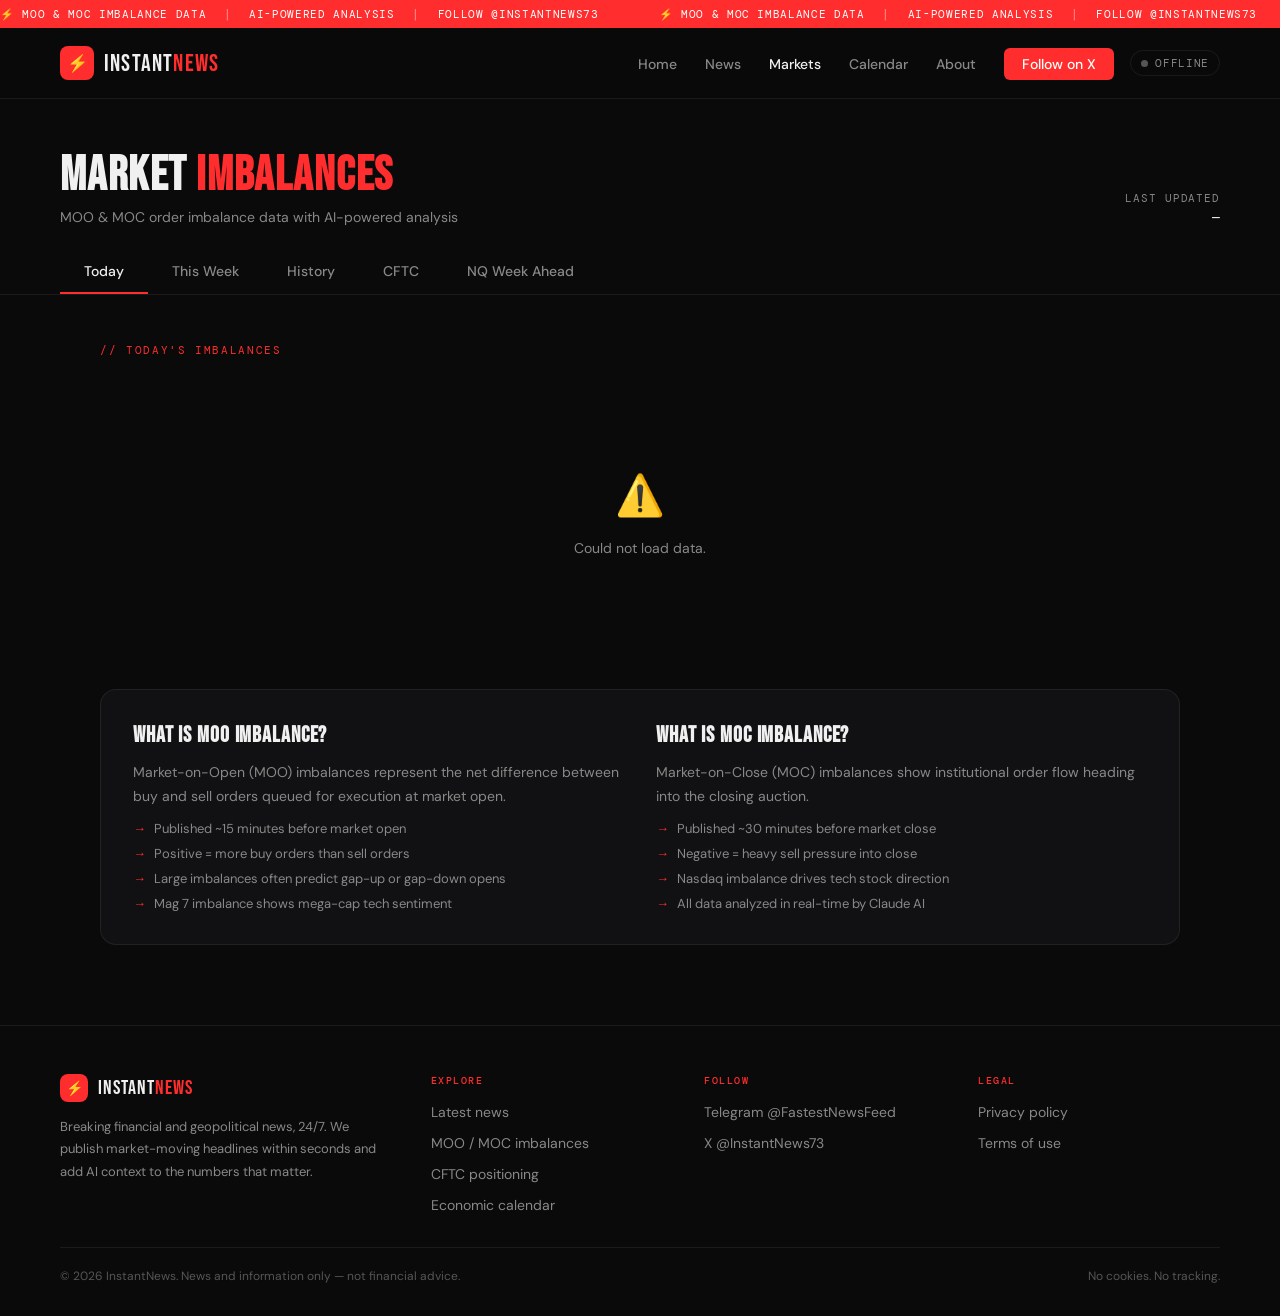
<file: moo-moc.html>
<!DOCTYPE html>
<html lang="en">
<head>
  <meta charset="UTF-8">
  <meta name="viewport" content="width=device-width, initial-scale=1.0">
  <title>MOO / MOC Imbalances & CFTC Positioning — InstantNews</title>
  <meta name="description" content="Market-on-open and market-on-close order imbalances for S&amp;P 500, Nasdaq 100, Dow 30 and Mag 7 with AI analysis, weekly CFTC positioning and the Nasdaq week-ahead outlook.">
  <!-- HEAD:START -->
  <link rel="canonical" href="https://instantnews24.net/moo-moc.html">
  <meta name="theme-color" content="#0a0a0b">
  <meta property="og:type" content="website">
  <meta property="og:site_name" content="InstantNews">
  <meta property="og:url" content="https://instantnews24.net/moo-moc.html">
  <meta property="og:title" content="MOO / MOC Imbalances & CFTC Positioning — InstantNews">
  <meta property="og:description" content="Market-on-open and market-on-close order imbalances for S&amp;P 500, Nasdaq 100, Dow 30 and Mag 7 with AI analysis, weekly CFTC positioning and the Nasdaq week-ahead outlook.">
  <meta property="og:image" content="https://instantnews24.net/og-image.png">
  <meta property="og:image:width" content="1200">
  <meta property="og:image:height" content="630">
  <meta name="twitter:card" content="summary_large_image">
  <meta name="twitter:site" content="@InstantNews73">
  <meta name="twitter:title" content="MOO / MOC Imbalances & CFTC Positioning — InstantNews">
  <meta name="twitter:description" content="Market-on-open and market-on-close order imbalances for S&amp;P 500, Nasdaq 100, Dow 30 and Mag 7 with AI analysis, weekly CFTC positioning and the Nasdaq week-ahead outlook.">
  <meta name="twitter:image" content="https://instantnews24.net/og-image.png">
  <link rel="icon" type="image/svg+xml" href="/favicon.svg">
  <link rel="apple-touch-icon" href="/apple-touch-icon.png">
  <link rel="stylesheet" href="/assets/site.css">
  <script src="/assets/app.js"></script>
  <!-- HEAD:END -->
  <link rel="preload" href="/assets/fonts/bebas-neue-latin-400-normal.woff2" as="font" type="font/woff2" crossorigin>
  <link rel="stylesheet" href="/assets/fonts.css">
  <style>
    *, *::before, *::after { box-sizing: border-box; margin: 0; padding: 0; }
    :root {
      --bg: #0a0a0b; --bg2: #111113; --bg3: #1a1a1e;
      --red: #ff2d2d; --red2: #ff5c5c;
      --green: #22c55e; --green2: #4ade80;
      --amber: #ffb800;
      --white: #f0f0f0; --gray: #888; --gray2: #555;
      --border: rgba(255,255,255,0.07);
    }
    html { scroll-behavior: smooth; }
    body { background: var(--bg); color: var(--white); font-family: 'DM Sans', sans-serif; overflow-x: hidden; }

    .ticker-wrap { background: var(--red); padding: 7px 0; overflow: hidden; }
    .ticker-track { display: flex; gap: 60px; animation: ticker 30s linear infinite; white-space: nowrap; }
    .ticker-item { font-family: 'DM Mono', monospace; font-size: 11px; color: #fff; letter-spacing: 0.06em; text-transform: uppercase; flex-shrink: 0; }
    .ticker-item span { margin: 0 10px; opacity: 0.5; }
    @keyframes ticker { 0% { transform: translateX(0); } 100% { transform: translateX(-50%); } }

    nav { display: flex; align-items: center; justify-content: space-between; padding: 18px 60px; border-bottom: 1px solid var(--border); position: sticky; top: 0; background: rgba(10,10,11,0.96); backdrop-filter: blur(20px); z-index: 99; }
    .logo { display: flex; align-items: center; gap: 10px; text-decoration: none; }
    .logo-icon { width: 34px; height: 34px; background: var(--red); border-radius: 8px; display: flex; align-items: center; justify-content: center; font-size: 17px; }
    .logo-text { font-family: 'Bebas Neue', sans-serif; font-size: 24px; color: var(--white); letter-spacing: 0.05em; }
    .logo-text span { color: var(--red); }
    .nav-links { display: flex; align-items: center; gap: 28px; list-style: none; }
    .nav-links a { color: var(--gray); text-decoration: none; font-size: 14px; font-weight: 500; transition: color 0.2s; }
    .nav-links a:hover, .nav-links a.active { color: var(--white); }
    .nav-cta { background: var(--red); color: #fff !important; padding: 7px 18px; border-radius: 6px; }

    .page-header { padding: 48px 60px 0; border-bottom: 1px solid var(--border); }
    .page-header-top { display: flex; align-items: flex-end; justify-content: space-between; padding-bottom: 24px; }
    .page-title { font-family: 'Bebas Neue', sans-serif; font-size: 48px; letter-spacing: 0.03em; }
    .page-title span { color: var(--red); }
    .page-subtitle { font-size: 14px; color: var(--gray); margin-top: 4px; }
    .page-tabs { display: flex; gap: 0; }
    .tab { padding: 12px 24px; font-size: 14px; font-weight: 500; color: var(--gray); cursor: pointer; border-bottom: 2px solid transparent; text-decoration: none; transition: all 0.2s; }
    .tab.active { color: var(--white); border-bottom-color: var(--red); }
    .tab:hover { color: var(--white); }

    .main { max-width: 1200px; margin: 0 auto; padding: 48px 60px 80px; }
    .tab-panel { display: none; }
    .tab-panel.active { display: block; }

    .section-header { display: flex; align-items: center; justify-content: space-between; margin-bottom: 32px; }
    .section-label { font-family: 'DM Mono', monospace; font-size: 11px; color: var(--red); letter-spacing: 0.15em; text-transform: uppercase; }
    .section-date { font-family: 'DM Mono', monospace; font-size: 12px; color: var(--gray); }

    .imbalance-grid { display: grid; grid-template-columns: 1fr 1fr; gap: 24px; margin-bottom: 48px; }
    .imbalance-card { background: var(--bg2); border: 1px solid var(--border); border-radius: 16px; overflow: hidden; transition: border-color 0.2s; }
    .imbalance-card:hover { border-color: rgba(255,255,255,0.12); }
    .imbalance-card-header { padding: 24px 28px 20px; border-bottom: 1px solid var(--border); display: flex; align-items: center; justify-content: space-between; }
    .imbalance-type { display: flex; align-items: center; gap: 10px; }
    .imbalance-badge { font-family: 'Bebas Neue', sans-serif; font-size: 14px; letter-spacing: 0.1em; padding: 4px 12px; border-radius: 6px; }
    .badge-moo { background: rgba(34,197,94,0.15); color: var(--green2); border: 1px solid rgba(34,197,94,0.3); }
    .badge-moc { background: rgba(255,45,45,0.12); color: var(--red2); border: 1px solid rgba(255,45,45,0.3); }
    .imbalance-time { font-family: 'DM Mono', monospace; font-size: 11px; color: var(--gray); }
    .imbalance-bars { padding: 24px 28px; }
    .bar-row { display: grid; grid-template-columns: 80px 1fr 100px; align-items: center; gap: 16px; margin-bottom: 18px; }
    .bar-label { font-size: 13px; color: var(--gray); font-weight: 500; }
    .bar-track { height: 8px; background: var(--bg3); border-radius: 100px; }
    .bar-fill { height: 100%; border-radius: 100px; transition: width 1s ease; }
    .bar-fill.positive { background: linear-gradient(90deg, #16a34a, var(--green2)); }
    .bar-fill.negative { background: linear-gradient(90deg, #dc2626, var(--red2)); }
    .bar-value { font-family: 'DM Mono', monospace; font-size: 12px; text-align: right; font-weight: 500; }
    .bar-value.positive { color: var(--green2); }
    .bar-value.negative { color: var(--red2); }
    .claude-analysis { margin: 0 28px 24px; background: rgba(255,184,0,0.04); border: 1px solid rgba(255,184,0,0.15); border-radius: 12px; padding: 20px; }
    .claude-header { display: flex; align-items: center; gap: 10px; margin-bottom: 14px; }
    .claude-icon { width: 28px; height: 28px; background: linear-gradient(135deg, #ff9500, #ffb800); border-radius: 6px; display: flex; align-items: center; justify-content: center; font-size: 14px; }
    .claude-label { font-size: 12px; font-weight: 500; color: var(--amber); letter-spacing: 0.05em; }
    .claude-label span { color: var(--gray); font-weight: 400; margin-left: 4px; }
    .claude-text { font-size: 14px; line-height: 1.7; color: #bbb; white-space: pre-line; }
    .outlook { background: var(--bg2); border: 1px solid var(--border); border-radius: 16px; padding: 32px; font-size: 15px; line-height: 1.8; color: #ccc; white-space: pre-line; }
    .outlook-date { font-family: 'DM Mono', monospace; font-size: 12px; color: var(--gray); margin-bottom: 16px; }
    .page-tabs { overflow-x: auto; scrollbar-width: none; }
    .tab { white-space: nowrap; }
    .signal-footer { padding: 16px 28px; border-top: 1px solid var(--border); display: flex; align-items: center; gap: 12px; flex-wrap: wrap; }
    .signal { display: flex; align-items: center; gap: 6px; font-size: 12px; font-weight: 500; padding: 4px 12px; border-radius: 100px; }
    .signal.bearish { background: rgba(255,45,45,0.1); color: var(--red2); border: 1px solid rgba(255,45,45,0.2); }
    .signal.bullish { background: rgba(34,197,94,0.1); color: var(--green2); border: 1px solid rgba(34,197,94,0.2); }
    .signal.neutral { background: rgba(255,184,0,0.1); color: var(--amber); border: 1px solid rgba(255,184,0,0.2); }
    .signal-dot { width: 6px; height: 6px; border-radius: 50%; background: currentColor; }

    .history-table { width: 100%; border-collapse: collapse; border: 1px solid var(--border); border-radius: 12px; overflow: hidden; }
    .history-table th { background: var(--bg2); padding: 14px 20px; font-family: 'DM Mono', monospace; font-size: 10px; color: var(--gray); letter-spacing: 0.1em; text-transform: uppercase; text-align: left; border-bottom: 1px solid var(--border); }
    .history-table td { padding: 16px 20px; border-bottom: 1px solid var(--border); font-size: 14px; }
    .history-table tr:last-child td { border-bottom: none; }
    .history-table tr:hover td { background: var(--bg2); }
    .td-mono { font-family: 'DM Mono', monospace; font-size: 13px; }
    .td-positive { color: var(--green2); }
    .td-negative { color: var(--red2); }
    .td-neutral { color: var(--gray); }
    .type-badge { font-family: 'DM Mono', monospace; font-size: 10px; padding: 3px 8px; border-radius: 4px; letter-spacing: 0.06em; }
    .type-moo { background: rgba(34,197,94,0.1); color: var(--green2); }
    .type-moc { background: rgba(255,45,45,0.1); color: var(--red2); }
    .col-hide-mobile {}

    .cftc-card { background: var(--bg2); border: 1px solid var(--border); border-radius: 16px; padding: 32px; margin-bottom: 24px; }
    .cftc-week { font-family: 'Bebas Neue', sans-serif; font-size: 22px; letter-spacing: 0.04em; margin-bottom: 20px; }
    .cftc-analysis { font-size: 14px; line-height: 1.8; color: #bbb; white-space: pre-line; }

    .explainer { background: var(--bg2); border: 1px solid var(--border); border-radius: 16px; padding: 32px; margin-top: 48px; display: grid; grid-template-columns: 1fr 1fr; gap: 32px; }
    .explainer h3 { font-family: 'Bebas Neue', sans-serif; font-size: 22px; letter-spacing: 0.04em; margin-bottom: 12px; }
    .explainer p { font-size: 14px; color: var(--gray); line-height: 1.7; }
    .explainer ul { list-style: none; margin-top: 12px; display: flex; flex-direction: column; gap: 8px; }
    .explainer li { font-size: 13px; color: var(--gray); display: flex; gap: 8px; }
    .explainer li::before { content: '→'; color: var(--red); flex-shrink: 0; }

    .empty-state { text-align: center; padding: 80px 20px; color: var(--gray); }
    .empty-state .empty-icon { font-size: 40px; margin-bottom: 16px; }
    .empty-state p { font-size: 14px; line-height: 1.7; }

    .hamburger { display: none; flex-direction: column; gap: 5px; cursor: pointer; padding: 4px; }
    .hamburger span { width: 24px; height: 2px; background: var(--white); border-radius: 2px; transition: all 0.3s; }
    .mobile-menu { display: none; position: fixed; top: 0; left: 0; right: 0; bottom: 0; background: rgba(10,10,11,0.98); z-index: 200; flex-direction: column; align-items: center; justify-content: center; gap: 32px; }
    .mobile-menu.open { display: flex; }
    .mobile-menu a { color: var(--white); text-decoration: none; font-family: 'Bebas Neue', sans-serif; font-size: 36px; letter-spacing: 0.05em; transition: color 0.2s; }
    .mobile-menu a:hover { color: var(--red); }
    .mobile-menu-close { position: absolute; top: 24px; right: 24px; font-size: 32px; color: var(--white); cursor: pointer; background: none; border: none; }
    .mobile-cta { background: var(--red) !important; color: #fff !important; padding: 14px 32px !important; border-radius: 8px !important; font-size: 20px !important; }

    @media (max-width: 900px) {
      nav { padding: 16px 20px; }
      .nav-links { display: none; }
      .hamburger { display: flex; }
      .page-header { padding: 24px 20px 0; }
      .page-header-top { flex-direction: column; align-items: flex-start; gap: 8px; padding-bottom: 16px; }
      .page-title { font-size: 36px; }
      .page-tabs { overflow-x: auto; -webkit-overflow-scrolling: touch; scrollbar-width: none; }
      .page-tabs::-webkit-scrollbar { display: none; }
      .tab { padding: 10px 16px; font-size: 13px; white-space: nowrap; }
      .main { padding: 24px 20px 60px; }
      .imbalance-grid { grid-template-columns: 1fr; }
      .bar-row { grid-template-columns: 70px 1fr 90px; gap: 10px; }
      .imbalance-bars { padding: 20px; }
      .imbalance-card-header { padding: 18px 20px 14px; }
      .claude-analysis { margin: 0 20px 20px; }
      .signal-footer { padding: 14px 20px; gap: 8px; }
      .col-hide-mobile { display: none; }
      .history-table th, .history-table td { padding: 12px 14px; }
      .explainer { grid-template-columns: 1fr; gap: 24px; padding: 24px; }
      .cftc-card { padding: 24px 20px; }
    }
    @media (max-width: 480px) {
      .page-header { padding: 16px 16px 0; }
      .main { padding: 20px 16px 48px; }
      .bar-row { grid-template-columns: 60px 1fr 80px; gap: 8px; }
      .bar-label { font-size: 12px; }
      .bar-value { font-size: 11px; }
      .explainer { padding: 20px 16px; }
    }
  </style>
</head>
<body>

  <div class="ticker-wrap">
    <div class="ticker-track">
      <div class="ticker-item" id="ticker1">⚡ MOO & MOC Imbalance Data <span>|</span> AI-Powered Analysis <span>|</span> Follow @InstantNews73</div>
      <div class="ticker-item" id="ticker2">⚡ MOO & MOC Imbalance Data <span>|</span> AI-Powered Analysis <span>|</span> Follow @InstantNews73</div>
    </div>
  </div>

  <!-- NAV:START -->
  <a class="skip-link" href="#main">Skip to content</a>
  <div class="mobile-menu" id="mobileMenu" role="dialog" aria-label="Menu">
    <button class="mobile-menu-close" data-menu-close aria-label="Close menu">✕</button>
    <a href="/">Home</a>
    <a href="/news.html">News</a>
    <a href="/moo-moc.html">Markets</a>
    <a href="/calendar.html">Calendar</a>
    <a href="/index.html#faq">About</a>
    <a href="https://x.com/InstantNews73" target="_blank" rel="noopener" class="mobile-cta">Follow on X</a>
  </div>
  <nav aria-label="Main">
    <a href="/" class="logo" aria-label="InstantNews home">
      <div class="logo-icon" aria-hidden="true">⚡</div>
      <div class="logo-text">Instant<span>News</span></div>
    </a>
    <div class="nav-right">
      <ul class="nav-links">
      <li><a href="/">Home</a></li>
      <li><a href="/news.html">News</a></li>
      <li><a href="/moo-moc.html" class="active" aria-current="page">Markets</a></li>
      <li><a href="/calendar.html">Calendar</a></li>
      <li><a href="/index.html#faq">About</a></li>
        <li><a href="https://x.com/InstantNews73" target="_blank" rel="noopener" class="nav-cta">Follow on X</a></li>
      </ul>
      <span class="live-status" id="live-status" title="Live feed status"><span class="live-dot" aria-hidden="true"></span><span class="live-text">Live</span></span>
      <button class="hamburger" data-menu-open aria-label="Open menu"><span></span><span></span><span></span></button>
    </div>
  </nav>
  <!-- NAV:END -->

  <main id="main">

  <div class="page-header">
    <div class="page-header-top">
      <div>
        <h1 class="page-title">Market <span>Imbalances</span></h1>
        <div class="page-subtitle">MOO & MOC order imbalance data with AI-powered analysis</div>
      </div>
      <div style="text-align:right">
        <div style="font-family:'DM Mono',monospace;font-size:11px;color:var(--gray);letter-spacing:0.08em;text-transform:uppercase">Last updated</div>
        <div style="font-family:'DM Mono',monospace;font-size:13px;color:var(--white);margin-top:4px" id="last-updated-val">—</div>
      </div>
    </div>
    <div class="page-tabs">
      <a href="moo-moc.html" class="tab" id="tab-today">Today</a>
      <a href="moo-moc.html?view=week" class="tab" id="tab-week">This Week</a>
      <a href="moo-moc.html?view=history" class="tab" id="tab-history">History</a>
      <a href="moo-moc.html?view=cftc" class="tab" id="tab-cftc">CFTC</a>
      <a href="moo-moc.html?view=outlook" class="tab" id="tab-outlook">NQ Week Ahead</a>
    </div>
  </div>

  <div class="main">

    <!-- TODAY -->
    <div class="tab-panel" id="panel-today">
      <div class="section-header">
        <div class="section-label" id="today-label">// Today's Imbalances</div>
        <div class="section-date" id="today-count"></div>
      </div>
      <div class="imbalance-grid" id="today-grid">
        <div class="empty-state" style="grid-column:1/-1;"><div class="empty-icon">⏳</div><p>Loading...</p></div>
      </div>
    </div>

    <!-- THIS WEEK -->
    <div class="tab-panel" id="panel-week">
      <div class="section-header">
        <div class="section-label">// This Week's Imbalances</div>
      </div>
      <div id="week-table-wrap"><div class="empty-state"><div class="empty-icon">⏳</div><p>Loading...</p></div></div>
    </div>

    <!-- HISTORY -->
    <div class="tab-panel" id="panel-history">
      <div class="section-header">
        <div class="section-label">// Full History</div>
      </div>
      <div id="history-table-wrap"><div class="empty-state"><div class="empty-icon">⏳</div><p>Loading...</p></div></div>
    </div>

    <!-- CFTC -->
    <div class="tab-panel" id="panel-cftc">
      <div class="section-header">
        <div class="section-label">// CFTC Positioning Data</div>
      </div>
      <div id="cftc-wrap"><div class="empty-state"><div class="empty-icon">⏳</div><p>Loading...</p></div></div>
    </div>

    <!-- WEEK AHEAD -->
    <div class="tab-panel" id="panel-outlook">
      <div class="section-header">
        <div class="section-label">// Nasdaq week ahead · every Sunday</div>
      </div>
      <div id="outlook-wrap"><div class="empty-state"><div class="empty-icon">⏳</div><p>Loading...</p></div></div>
    </div>

    <!-- EXPLAINER -->
    <div class="explainer">
      <div>
        <h3>What is MOO Imbalance?</h3>
        <p>Market-on-Open (MOO) imbalances represent the net difference between buy and sell orders queued for execution at market open.</p>
        <ul>
          <li>Published ~15 minutes before market open</li>
          <li>Positive = more buy orders than sell orders</li>
          <li>Large imbalances often predict gap-up or gap-down opens</li>
          <li>Mag 7 imbalance shows mega-cap tech sentiment</li>
        </ul>
      </div>
      <div>
        <h3>What is MOC Imbalance?</h3>
        <p>Market-on-Close (MOC) imbalances show institutional order flow heading into the closing auction.</p>
        <ul>
          <li>Published ~30 minutes before market close</li>
          <li>Negative = heavy sell pressure into close</li>
          <li>Nasdaq imbalance drives tech stock direction</li>
          <li>All data analyzed in real-time by Claude AI</li>
        </ul>
      </div>
    </div>

  </div>

  </main>

  <!-- FOOTER:START -->
  <footer class="site-footer">
    <div>
      <a href="/" class="logo" aria-label="InstantNews home">
        <div class="logo-icon" style="width:28px;height:28px;font-size:14px" aria-hidden="true">⚡</div>
        <div class="logo-text" style="font-size:20px">Instant<span>News</span></div>
      </a>
      <p class="footer-about">Breaking financial and geopolitical news, 24/7. We publish market-moving headlines within seconds and add AI context to the numbers that matter.</p>
    </div>
    <div>
      <h4>Explore</h4>
      <ul>
        <li><a href="/news.html">Latest news</a></li>
        <li><a href="/moo-moc.html">MOO / MOC imbalances</a></li>
        <li><a href="/moo-moc.html?view=cftc">CFTC positioning</a></li>
        <li><a href="/calendar.html">Economic calendar</a></li>
      </ul>
    </div>
    <div>
      <h4>Follow</h4>
      <ul>
        <li><a href="https://t.me/FastestNewsFeed" target="_blank" rel="noopener">Telegram @FastestNewsFeed</a></li>
        <li><a href="https://x.com/InstantNews73" target="_blank" rel="noopener">X @InstantNews73</a></li>
      </ul>
    </div>
    <div>
      <h4>Legal</h4>
      <ul>
        <li><a href="/privacy.html">Privacy policy</a></li>
        <li><a href="/terms.html">Terms of use</a></li>
      </ul>
    </div>
    <div class="footer-bottom">
      <span>© <span id="year">2026</span> InstantNews. News and information only — not financial advice.</span>
      <span>No cookies. No tracking.</span>
    </div>
  </footer>
  <!-- FOOTER:END -->

  <script>
    const BASE = API;
    const params = new URLSearchParams(window.location.search);
    let view = params.get('view') || 'today';
    if (!document.getElementById('tab-' + view)) view = 'today';

    document.getElementById('tab-' + view).classList.add('active');
    document.getElementById('panel-' + view).classList.add('active');

    function fmt(iso) {
      const d = new Date(iso);
      const hh = d.getHours().toString().padStart(2,'0');
      const mm = d.getMinutes().toString().padStart(2,'0');
      const mo = ['Jan','Feb','Mar','Apr','May','Jun','Jul','Aug','Sep','Oct','Nov','Dec'];
      return hh + ':' + mm + ' · ' + mo[d.getMonth()] + ' ' + d.getDate();
    }

    function fmtMln(val) {
      const n = parseInt(val);
      if (isNaN(n)) return '—';
      const a = Math.abs(n);
      return (n < 0 ? '−' : '+') + '$' + (a >= 1000 ? (a / 1000).toFixed(2) + 'B' : a.toLocaleString() + 'M');
    }

    function getSignal(item) {
      const sp = parseInt(item.sp500)||0, nq = parseInt(item.nasdaq)||0;
      const sum = sp + nq;
      if (sum > 100) return {cls:'bullish', label: item.type?.toUpperCase() === 'MOO' ? 'Bullish Open' : 'Bullish Close'};
      if (sum < -100) return {cls:'bearish', label: item.type?.toUpperCase() === 'MOO' ? 'Bearish Open' : 'Bearish Close'};
      return {cls:'neutral', label:'Neutral'};
    }

    function renderCard(item) {
      const isMOO = item.type?.toUpperCase() === 'MOO';
      const fields = [['S&P 500', item.sp500], ['Nasdaq', item.nasdaq], ['Dow 30', item.dow30], ['Mag 7', item.mag7]];
      const maxAbs = Math.max(...fields.map(f => Math.abs(parseInt(f[1])||0)), 1);
      const sig = getSignal(item);

      const bars = fields.map(([lbl, val]) => {
        const n = parseInt(val)||0;
        const cls = n >= 0 ? 'positive' : 'negative';
        const pct = Math.min(100, Math.abs(n) / maxAbs * 100);
        return '<div class="bar-row"><div class="bar-label">' + lbl + '</div>' +
          '<div class="bar-track"><div class="bar-fill ' + cls + '" style="width:' + pct + '%"></div></div>' +
          '<div class="bar-value ' + cls + '">' + fmtMln(val) + '</div></div>';
      }).join('');

      const analysis = item.claude_analysis
        ? '<div class="claude-analysis"><div class="claude-header"><div class="claude-icon">✦</div>' +
          '<div class="claude-label">Claude Analysis <span>· AI-generated</span></div></div>' +
          '<div class="claude-text">' + esc(item.claude_analysis) + '</div></div>'
        : '';

      return '<div class="imbalance-card">' +
        '<div class="imbalance-card-header"><div class="imbalance-type">' +
        '<div class="imbalance-badge badge-' + esc(item.type).toLowerCase() + '">' + esc(item.type).toUpperCase() + '</div>' +
        '<div style="font-size:13px;color:var(--gray)">' + (isMOO ? 'Market on Open' : 'Market on Close') + '</div>' +
        '</div><div class="imbalance-time">' + fmt(item.created_at) + '</div></div>' +
        '<div class="imbalance-bars">' + bars + '</div>' +
        analysis +
        '<div class="signal-footer"><div class="signal ' + sig.cls + '"><div class="signal-dot"></div>' + sig.label + '</div></div>' +
        '</div>';
    }

    function renderTable(items) {
      if (!items.length) return '<div class="empty-state"><div class="empty-icon">📭</div><p>No data available yet.</p></div>';
      const rows = items.map(item => {
        const sp = parseInt(item.sp500)||0, nq = parseInt(item.nasdaq)||0;
        const dow = parseInt(item.dow30)||0, mag = parseInt(item.mag7)||0;
        const sum = sp + nq;
        const sigLabel = sum > 100 ? '🟢 Bullish' : sum < -100 ? '🔴 Bearish' : '🟡 Neutral';
        const sigColor = sum > 100 ? 'var(--green2)' : sum < -100 ? 'var(--red2)' : 'var(--amber)';
        const cls = v => v >= 0 ? 'td-positive' : 'td-negative';
        return '<tr>' +
          '<td style="font-family:\'DM Mono\',monospace;font-size:12px;color:var(--gray)">' + fmt(item.created_at) + '</td>' +
          '<td><span class="type-badge type-' + esc(item.type).toLowerCase() + '">' + esc(item.type) + '</span></td>' +
          '<td class="td-mono ' + cls(sp) + '">' + fmtMln(item.sp500) + '</td>' +
          '<td class="td-mono ' + cls(nq) + '">' + fmtMln(item.nasdaq) + '</td>' +
          '<td class="td-mono ' + cls(dow) + ' col-hide-mobile">' + fmtMln(item.dow30) + '</td>' +
          '<td class="td-mono ' + cls(mag) + ' col-hide-mobile">' + fmtMln(item.mag7) + '</td>' +
          '<td><span style="color:' + sigColor + ';font-size:13px;">' + sigLabel + '</span></td>' +
          '</tr>';
      }).join('');
      return '<table class="history-table"><thead><tr>' +
        '<th>Date & Time</th><th>Type</th><th>S&P 500</th><th>Nasdaq 100</th>' +
        '<th class="col-hide-mobile">Dow 30</th><th class="col-hide-mobile">Mag 7</th><th>Signal</th>' +
        '</tr></thead><tbody>' + rows + '</tbody></table>';
    }

    async function loadToday() {
      try {
        const res = await fetch(BASE + '/api/imbalances/today');
        const json = await res.json();
        const items = json.data || [];
        const now = new Date();
        const mo = ['Jan','Feb','Mar','Apr','May','Jun','Jul','Aug','Sep','Oct','Nov','Dec'];
        document.getElementById('today-label').textContent = '// Today\'s Imbalances · ' + mo[now.getMonth()] + ' ' + now.getDate() + ', ' + now.getFullYear();
        document.getElementById('today-count').textContent = items.length ? items.length + ' reading' + (items.length > 1 ? 's' : '') + ' today' : '';
        if (!items.length) {
          document.getElementById('today-grid').innerHTML = '<div class="empty-state" style="grid-column:1/-1"><div class="empty-icon">📭</div><p>No imbalance data for today yet.<br>MOO data arrives before market open, MOC before close.</p></div>';
          return;
        }
        document.getElementById('today-grid').innerHTML = items.map(renderCard).join('');
        if (items[0]) document.getElementById('last-updated-val').textContent = fmt(items[0].created_at);
        const tickerText = items.map(i => i.type + ' S&P ' + fmtMln(i.sp500) + ' | Nasdaq ' + fmtMln(i.nasdaq)).join(' <span>|</span> ');
        ['ticker1','ticker2'].forEach(id => {
          document.getElementById(id).innerHTML = '⚡ ' + tickerText + ' <span>|</span> Follow @InstantNews73';
        });
      } catch(e) {
        document.getElementById('today-grid').innerHTML = '<div class="empty-state" style="grid-column:1/-1"><div class="empty-icon">⚠️</div><p>Could not load data.</p></div>';
      }
    }

    async function loadWeek() {
      try {
        const res = await fetch(BASE + '/api/imbalances?limit=20');
        const json = await res.json();
        const weekAgo = Date.now() - 7 * 86400000;
        document.getElementById('week-table-wrap').innerHTML = renderTable((json.data || []).filter(i => Date.parse(i.created_at) > weekAgo));
      } catch(e) {
        document.getElementById('week-table-wrap').innerHTML = '<div class="empty-state"><div class="empty-icon">⚠️</div><p>Could not load data.</p></div>';
      }
    }

    async function loadHistory() {
      try {
        const res = await fetch(BASE + '/api/imbalances?limit=100');
        const json = await res.json();
        document.getElementById('history-table-wrap').innerHTML = renderTable(json.data || []);
      } catch(e) {
        document.getElementById('history-table-wrap').innerHTML = '<div class="empty-state"><div class="empty-icon">⚠️</div><p>Could not load data.</p></div>';
      }
    }

    async function loadCFTC() {
      try {
        const res = await fetch(BASE + '/api/cftc?limit=4');
        const json = await res.json();
        const items = json.data || [];
        const el = document.getElementById('cftc-wrap');
        if (!items.length) {
          el.innerHTML = '<div class="empty-state"><div class="empty-icon">📭</div><p>No CFTC data yet.<br>CFTC positioning data arrives every Friday.</p></div>';
          return;
        }
        const mo = ['Jan','Feb','Mar','Apr','May','Jun','Jul','Aug','Sep','Oct','Nov','Dec'];
        el.innerHTML = items.map(item => {
          const d = new Date(item.created_at);
          const we = item.week_ending ? new Date(item.week_ending) : d;
          const weekLabel = 'Week of ' + mo[we.getUTCMonth()] + ' ' + we.getUTCDate() + ', ' + we.getUTCFullYear();
          return '<div class="cftc-card"><div class="cftc-week">📊 ' + weekLabel + '</div>' +
            '<div class="cftc-analysis">' + esc(item.claude_analysis || 'No analysis available.') + '</div></div>';
        }).join('');
      } catch(e) {
        document.getElementById('cftc-wrap').innerHTML = '<div class="empty-state"><div class="empty-icon">⚠️</div><p>Could not load CFTC data.</p></div>';
      }
    }

    if (view === 'today') { loadToday(); setInterval(loadToday, 60000); }
    if (view === 'week') loadWeek();
    if (view === 'history') loadHistory();
    if (view === 'cftc') loadCFTC();
    if (view === 'outlook') loadOutlook();

    async function loadOutlook() {
      const el = document.getElementById('outlook-wrap');
      try {
        const [w] = await api('/api/weekly?limit=1');
        el.innerHTML = w
          ? '<div class="outlook"><div class="outlook-date">Published ' + esc(new Date(w.created_at).toLocaleDateString('en-US', { weekday: 'long', month: 'long', day: 'numeric' })) + '</div>' + esc(w.content) + '</div>'
          : '<div class="empty-state"><div class="empty-icon">📈</div><p>The Nasdaq week-ahead outlook is published every Sunday evening.<br>It combines CFTC positioning, Friday\'s MOC flow and the week\'s key US data.</p></div>';
      } catch (e) {
        el.innerHTML = '<div class="empty-state"><div class="empty-icon">⚠️</div><p>Could not load the outlook.</p></div>';
      }
    }
  </script>

</body>
</html>
</file>
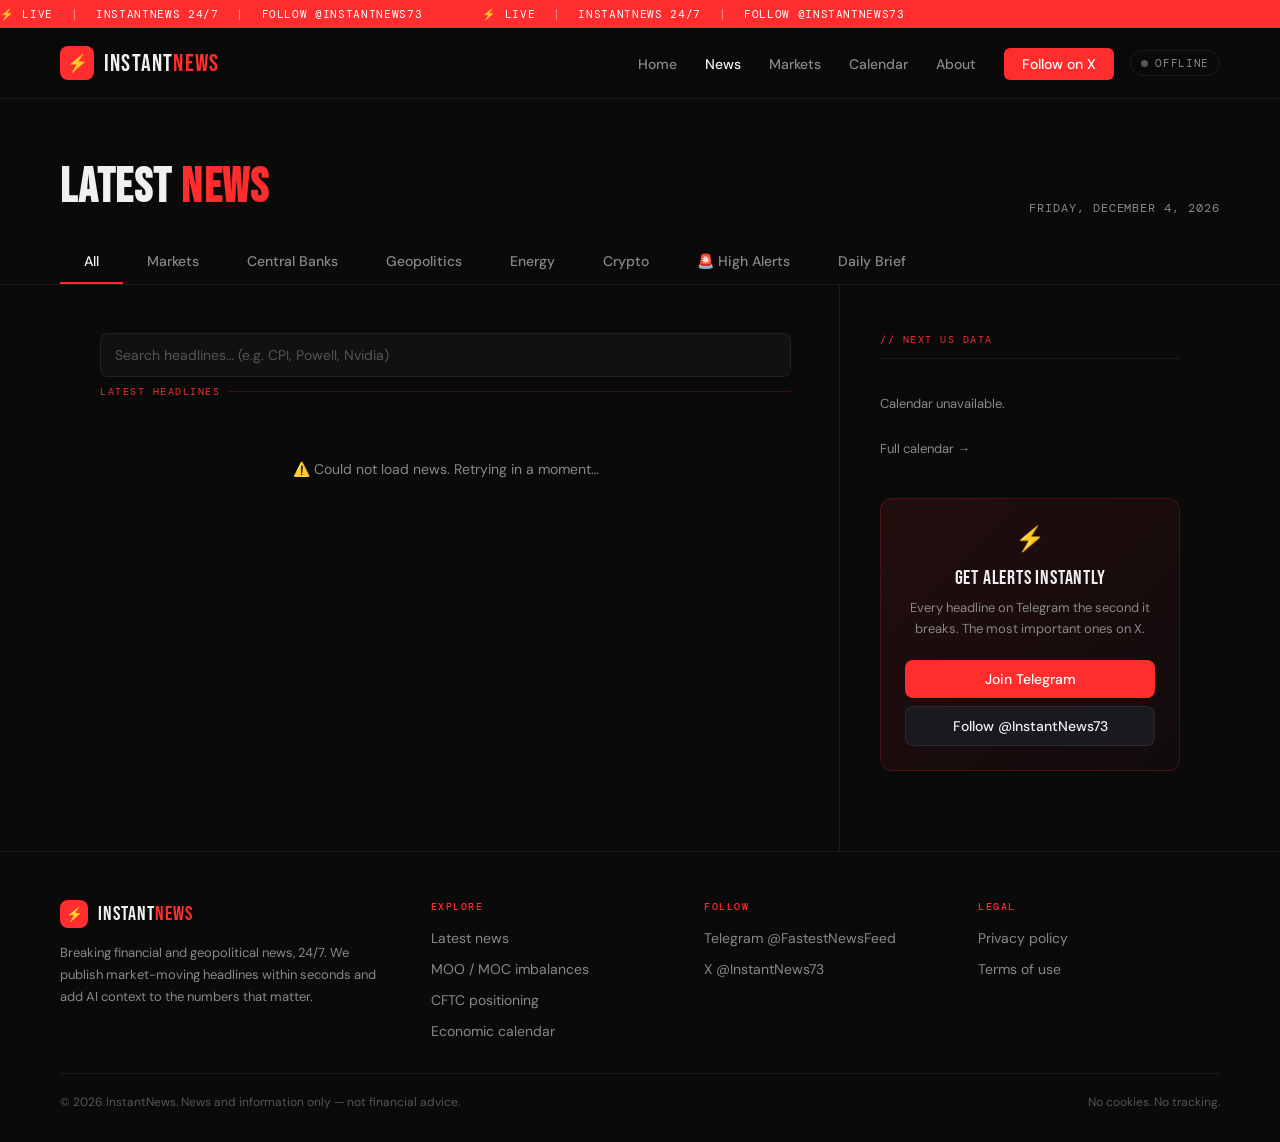
<file: news.html>
<!DOCTYPE html>
<html lang="en">
<head>
  <meta charset="UTF-8">
  <meta name="viewport" content="width=device-width, initial-scale=1.0">
  <title>Latest Breaking News & Daily Brief — InstantNews</title>
  <meta name="description" content="Live feed of breaking financial and geopolitical headlines, searchable by category, plus the daily brief of the most important stories.">
  <!-- HEAD:START -->
  <link rel="canonical" href="https://instantnews24.net/news.html">
  <meta name="theme-color" content="#0a0a0b">
  <meta property="og:type" content="website">
  <meta property="og:site_name" content="InstantNews">
  <meta property="og:url" content="https://instantnews24.net/news.html">
  <meta property="og:title" content="Latest Breaking News & Daily Brief — InstantNews">
  <meta property="og:description" content="Live feed of breaking financial and geopolitical headlines, searchable by category, plus the daily brief of the most important stories.">
  <meta property="og:image" content="https://instantnews24.net/og-image.png">
  <meta property="og:image:width" content="1200">
  <meta property="og:image:height" content="630">
  <meta name="twitter:card" content="summary_large_image">
  <meta name="twitter:site" content="@InstantNews73">
  <meta name="twitter:title" content="Latest Breaking News & Daily Brief — InstantNews">
  <meta name="twitter:description" content="Live feed of breaking financial and geopolitical headlines, searchable by category, plus the daily brief of the most important stories.">
  <meta name="twitter:image" content="https://instantnews24.net/og-image.png">
  <link rel="icon" type="image/svg+xml" href="/favicon.svg">
  <link rel="apple-touch-icon" href="/apple-touch-icon.png">
  <link rel="stylesheet" href="/assets/site.css">
  <script src="/assets/app.js"></script>
  <!-- HEAD:END -->
  <link rel="preload" href="/assets/fonts/bebas-neue-latin-400-normal.woff2" as="font" type="font/woff2" crossorigin>
  <link rel="stylesheet" href="/assets/fonts.css">
  <style>
    *, *::before, *::after { box-sizing: border-box; margin: 0; padding: 0; }
    :root {
      --bg: #0a0a0b; --bg2: #111113; --bg3: #1a1a1e;
      --red: #ff2d2d; --red2: #ff5c5c;
      --white: #f0f0f0; --gray: #888; --gray2: #555;
      --border: rgba(255,255,255,0.07);
    }
    html { scroll-behavior: smooth; }
    body { background: var(--bg); color: var(--white); font-family: 'DM Sans', sans-serif; overflow-x: hidden; }

    .ticker-wrap { background: var(--red); padding: 7px 0; overflow: hidden; }
    .ticker-track { display: flex; gap: 60px; animation: ticker 30s linear infinite; white-space: nowrap; }
    .ticker-item { font-family: 'DM Mono', monospace; font-size: 11px; color: #fff; letter-spacing: 0.06em; text-transform: uppercase; flex-shrink: 0; }
    .ticker-item span { margin: 0 10px; opacity: 0.5; }
    @keyframes ticker { 0% { transform: translateX(0); } 100% { transform: translateX(-50%); } }

    nav { display: flex; align-items: center; justify-content: space-between; padding: 18px 60px; border-bottom: 1px solid var(--border); position: sticky; top: 0; background: rgba(10,10,11,0.96); backdrop-filter: blur(20px); z-index: 99; }
    .logo { display: flex; align-items: center; gap: 10px; text-decoration: none; }
    .logo-icon { width: 34px; height: 34px; background: var(--red); border-radius: 8px; display: flex; align-items: center; justify-content: center; font-size: 17px; }
    .logo-text { font-family: 'Bebas Neue', sans-serif; font-size: 24px; color: var(--white); letter-spacing: 0.05em; }
    .logo-text span { color: var(--red); }
    .nav-links { display: flex; align-items: center; gap: 28px; list-style: none; }
    .nav-links a { color: var(--gray); text-decoration: none; font-size: 14px; font-weight: 500; transition: color 0.2s; }
    .nav-links a:hover, .nav-links a.active { color: var(--white); }
    .nav-cta { background: var(--red); color: #fff !important; padding: 7px 18px; border-radius: 6px; }

    .page-header { padding: 60px 60px 0; border-bottom: 1px solid var(--border); }
    .page-header-top { display: flex; align-items: flex-end; justify-content: space-between; padding-bottom: 24px; }
    .page-title { font-family: 'Bebas Neue', sans-serif; font-size: 48px; letter-spacing: 0.03em; }
    .page-title span { color: var(--red); }
    .page-date { font-family: 'DM Mono', monospace; font-size: 12px; color: var(--gray); letter-spacing: 0.08em; text-transform: uppercase; }
    .page-tabs { display: flex; gap: 0; }
    .tab { padding: 12px 24px; font-size: 14px; font-weight: 500; color: var(--gray); cursor: pointer; border-bottom: 2px solid transparent; text-decoration: none; transition: all 0.2s; }
    .tab.active { color: var(--white); border-bottom-color: var(--red); }
    .tab:hover { color: var(--white); }

    .main-layout { display: grid; grid-template-columns: 1fr 340px; gap: 0; max-width: 1200px; margin: 0 auto; padding: 0 60px; }
    .content-area { padding: 48px 48px 80px 0; border-right: 1px solid var(--border); }
    .sidebar { padding: 48px 0 80px 40px; }

    .featured-label { font-family: 'DM Mono', monospace; font-size: 10px; color: var(--red); letter-spacing: 0.15em; text-transform: uppercase; margin-bottom: 20px; display: flex; align-items: center; gap: 8px; }
    .featured-label::after { content: ''; flex: 1; height: 1px; background: rgba(255,45,45,0.2); }

    .news-list { display: flex; flex-direction: column; gap: 0; }
    .news-item { padding: 28px 0; border-bottom: 1px solid var(--border); display: grid; grid-template-columns: 1fr auto; gap: 20px; align-items: start; cursor: pointer; transition: all 0.2s; }
    .news-item:hover .news-item-title { color: var(--red2); }
    .news-item-category { font-family: 'DM Mono', monospace; font-size: 10px; color: var(--red); letter-spacing: 0.1em; text-transform: uppercase; margin-bottom: 8px; }
    .news-item-title { font-family: 'Playfair Display', serif; font-size: 18px; line-height: 1.3; color: var(--white); margin-bottom: 10px; transition: color 0.2s; }
    .news-item-excerpt { font-size: 13px; color: var(--gray); line-height: 1.6; }
    .news-item-meta { display: flex; align-items: center; gap: 10px; margin-top: 12px; flex-wrap: wrap; }
    .news-item-time { font-family: 'DM Mono', monospace; font-size: 11px; color: var(--gray2); }
    .news-item-tag { font-family: 'DM Mono', monospace; font-size: 10px; color: var(--red2); background: rgba(255,45,45,0.08); padding: 2px 7px; border-radius: 3px; }
    .news-item-number { font-family: 'Bebas Neue', sans-serif; font-size: 48px; color: rgba(255,255,255,0.05); line-height: 1; flex-shrink: 0; }

    .digest-card { background: linear-gradient(135deg, rgba(255,45,45,0.08), rgba(255,45,45,0.03)); border: 1px solid rgba(255,45,45,0.2); border-radius: 12px; padding: 28px; margin-bottom: 40px; }
    .digest-card-header { display: flex; align-items: center; gap: 10px; margin-bottom: 20px; }
    .digest-icon { font-size: 20px; }
    .digest-label { font-family: 'Bebas Neue', sans-serif; font-size: 18px; letter-spacing: 0.05em; }
    .digest-date { font-family: 'DM Mono', monospace; font-size: 11px; color: var(--gray); margin-left: auto; }
    .digest-items { display: flex; flex-direction: column; gap: 16px; }
    .digest-item { display: flex; gap: 14px; align-items: flex-start; }
    .digest-num { font-family: 'Bebas Neue', sans-serif; font-size: 22px; color: var(--red); line-height: 1; flex-shrink: 0; width: 20px; }
    .digest-item-text { font-size: 13px; line-height: 1.6; color: #aaa; }
    .digest-item-text strong { color: var(--white); font-weight: 500; display: block; margin-bottom: 2px; }

    .sidebar-section { margin-bottom: 40px; }
    .sidebar-title { font-family: 'DM Mono', monospace; font-size: 10px; color: var(--red); letter-spacing: 0.15em; text-transform: uppercase; margin-bottom: 20px; padding-bottom: 12px; border-bottom: 1px solid var(--border); }
    .sidebar-news { display: flex; flex-direction: column; gap: 0; }
    .sidebar-item { padding: 16px 0; border-bottom: 1px solid var(--border); cursor: pointer; }
    .sidebar-item:last-child { border-bottom: none; }
    .sidebar-item-cat { font-family: 'DM Mono', monospace; font-size: 10px; color: var(--red); letter-spacing: 0.08em; text-transform: uppercase; margin-bottom: 6px; }
    .sidebar-item-title { font-size: 14px; font-weight: 500; line-height: 1.4; color: var(--white); margin-bottom: 6px; transition: color 0.2s; }
    .sidebar-item:hover .sidebar-item-title { color: var(--red2); }
    .sidebar-item-time { font-family: 'DM Mono', monospace; font-size: 11px; color: var(--gray2); }

    .alert-banner { background: var(--red); padding: 12px 60px; display: flex; align-items: center; gap: 16px; }
    .alert-banner-label { font-family: 'Bebas Neue', sans-serif; font-size: 16px; letter-spacing: 0.1em; white-space: nowrap; }
    .alert-banner-text { font-size: 13px; font-weight: 500; }
    .alert-banner-time { font-family: 'DM Mono', monospace; font-size: 11px; opacity: 0.7; margin-left: auto; white-space: nowrap; }

    .tags { display: flex; flex-wrap: wrap; gap: 8px; margin-top: 20px; }
    .tag { font-family: 'DM Mono', monospace; font-size: 12px; color: var(--gray); background: var(--bg3); padding: 4px 12px; border-radius: 100px; border: 1px solid var(--border); cursor: pointer; transition: all 0.2s; }
    .tag:hover { color: var(--white); border-color: rgba(255,255,255,0.2); }

    .hamburger { display: none; flex-direction: column; gap: 5px; cursor: pointer; padding: 4px; }
    .hamburger span { width: 24px; height: 2px; background: var(--white); border-radius: 2px; transition: all 0.3s; }
    .mobile-menu { display: none; position: fixed; top: 0; left: 0; right: 0; bottom: 0; background: rgba(10,10,11,0.98); z-index: 200; flex-direction: column; align-items: center; justify-content: center; gap: 32px; }
    .mobile-menu.open { display: flex; }
    .mobile-menu a { color: var(--white); text-decoration: none; font-family: 'Bebas Neue', sans-serif; font-size: 36px; letter-spacing: 0.05em; transition: color 0.2s; }
    .mobile-menu a:hover { color: var(--red); }
    .mobile-menu-close { position: absolute; top: 24px; right: 24px; font-size: 32px; color: var(--white); cursor: pointer; background: none; border: none; }
    .mobile-cta { background: var(--red) !important; color: #fff !important; padding: 14px 32px !important; border-radius: 8px !important; font-size: 20px !important; }

    @media (max-width: 900px) {
      nav { padding: 16px 20px; }
      .nav-links { display: none; }
      .hamburger { display: flex; }
      .page-header { padding: 28px 20px 0; }
      .page-header-top { flex-direction: column; align-items: flex-start; gap: 8px; padding-bottom: 16px; }
      .page-title { font-size: 36px; }
      .page-tabs { overflow-x: auto; -webkit-overflow-scrolling: touch; scrollbar-width: none; }
      .page-tabs::-webkit-scrollbar { display: none; }
      .tab { padding: 10px 16px; font-size: 13px; white-space: nowrap; }
      .main-layout { grid-template-columns: 1fr; padding: 0 20px; }
      .content-area { padding: 28px 0; border-right: none; border-bottom: 1px solid var(--border); }
      .sidebar { padding: 28px 0 40px; }
      .alert-banner { padding: 10px 20px; flex-wrap: wrap; gap: 8px; }
      .alert-banner-time { margin-left: 0; width: 100%; }
      .news-item { grid-template-columns: 1fr; }
      .news-item-number { display: none; }
    }
    @media (max-width: 480px) {
      .page-header { padding: 20px 16px 0; }
      .main-layout { padding: 0 16px; }
      .digest-card { padding: 20px 16px; }
      .digest-label { font-size: 15px; }
      .tags { gap: 6px; }
      .tag { font-size: 11px; padding: 3px 10px; }
    }
  
    .toolbar { display: flex; gap: 12px; align-items: center; margin-bottom: 8px; }
    .search { flex: 1; background: var(--bg2); border: 1px solid var(--border); color: var(--white); border-radius: 8px; padding: 12px 14px; font: 14px 'DM Sans', sans-serif; }
    .search::placeholder { color: var(--gray2); }
    .news-item { cursor: default; }
    .news-item-excerpt { white-space: pre-line; }
    .more-wrap { text-align: center; padding: 32px 0 0; }
    .digest-archive .digest-card { margin-bottom: 24px; }
    .new-banner { display: none; width: 100%; margin: 8px 0 0; background: rgba(255,45,45,.1); border: 1px solid rgba(255,45,45,.3); color: var(--red2); padding: 10px; border-radius: 8px; font: 500 13px 'DM Sans', sans-serif; cursor: pointer; }
    .sidebar-item { cursor: default; }
  </style>
</head>
<body>

  <div class="ticker-wrap" aria-hidden="true">
    <div class="ticker-track">
      <div class="ticker-item">⚡ LIVE <span>|</span> InstantNews 24/7 <span>|</span> Follow @InstantNews73</div>
      <div class="ticker-item">⚡ LIVE <span>|</span> InstantNews 24/7 <span>|</span> Follow @InstantNews73</div>
    </div>
  </div>

  <div class="alert-banner" style="display:none;" role="status">
    <div class="alert-banner-label">🚨 HIGH ALERT</div>
    <div class="alert-banner-text"></div>
    <div class="alert-banner-time"></div>
  </div>

  <!-- NAV:START -->
  <a class="skip-link" href="#main">Skip to content</a>
  <div class="mobile-menu" id="mobileMenu" role="dialog" aria-label="Menu">
    <button class="mobile-menu-close" data-menu-close aria-label="Close menu">✕</button>
    <a href="/">Home</a>
    <a href="/news.html">News</a>
    <a href="/moo-moc.html">Markets</a>
    <a href="/calendar.html">Calendar</a>
    <a href="/index.html#faq">About</a>
    <a href="https://x.com/InstantNews73" target="_blank" rel="noopener" class="mobile-cta">Follow on X</a>
  </div>
  <nav aria-label="Main">
    <a href="/" class="logo" aria-label="InstantNews home">
      <div class="logo-icon" aria-hidden="true">⚡</div>
      <div class="logo-text">Instant<span>News</span></div>
    </a>
    <div class="nav-right">
      <ul class="nav-links">
      <li><a href="/">Home</a></li>
      <li><a href="/news.html" class="active" aria-current="page">News</a></li>
      <li><a href="/moo-moc.html">Markets</a></li>
      <li><a href="/calendar.html">Calendar</a></li>
      <li><a href="/index.html#faq">About</a></li>
        <li><a href="https://x.com/InstantNews73" target="_blank" rel="noopener" class="nav-cta">Follow on X</a></li>
      </ul>
      <span class="live-status" id="live-status" title="Live feed status"><span class="live-dot" aria-hidden="true"></span><span class="live-text">Live</span></span>
      <button class="hamburger" data-menu-open aria-label="Open menu"><span></span><span></span><span></span></button>
    </div>
  </nav>
  <!-- NAV:END -->

  <main id="main">
  <div class="page-header">
    <div class="page-header-top">
      <h1 class="page-title">Latest <span>News</span></h1>
      <div class="page-date" id="page-date"></div>
    </div>
    <div class="page-tabs" role="tablist">
      <a href="/news.html" class="tab" id="tab-all">All</a>
      <a href="/news.html?cat=markets" class="tab" id="tab-markets">Markets</a>
      <a href="/news.html?cat=fed" class="tab" id="tab-fed">Central Banks</a>
      <a href="/news.html?cat=geopolitics" class="tab" id="tab-geopolitics">Geopolitics</a>
      <a href="/news.html?cat=energy" class="tab" id="tab-energy">Energy</a>
      <a href="/news.html?cat=crypto" class="tab" id="tab-crypto">Crypto</a>
      <a href="/news.html?cat=alerts" class="tab" id="tab-alerts">🚨 High Alerts</a>
      <a href="/news.html?cat=digest" class="tab" id="tab-digest">Daily Brief</a>
    </div>
  </div>

  <div class="main-layout">
    <div class="content-area">

      <div id="digest-section">
        <div class="featured-label">📰 Daily Brief</div>
        <div class="digest-card">
          <div class="digest-card-header">
            <div class="digest-icon" aria-hidden="true">📰</div>
            <h2 class="digest-label" style="font-weight:400">WHAT HAPPENED TODAY?</h2>
            <div class="digest-date" id="digest-date"></div>
          </div>
          <div class="digest-items" id="digest-items"><div style="color:var(--gray);font-size:13px;">Loading…</div></div>
        </div>
      </div>

      <div id="digest-archive" class="digest-archive" style="display:none;"></div>

      <div id="news-wrap">
        <div class="toolbar">
          <label for="search" class="sr-only">Search headlines</label>
          <input id="search" class="search" type="search" placeholder="Search headlines… (e.g. CPI, Powell, Nvidia)" autocomplete="off">
        </div>
        <button class="new-banner" id="new-banner"></button>
        <div class="featured-label" id="news-label">Latest headlines</div>
        <div id="news-list" class="news-list" aria-live="polite"><div class="empty">Loading…</div></div>
        <div class="more-wrap"><button class="btn-ghost" id="more" style="display:none">Load older headlines</button></div>
      </div>
    </div>

    <aside class="sidebar">
      <div class="sidebar-section">
        <h2 class="sidebar-title" style="font-weight:400">// Next US data</h2>
        <div id="sidebar-cal" class="sidebar-news"><div style="padding:16px 0;color:var(--gray);font-size:13px;">Loading…</div></div>
        <a href="/calendar.html" style="display:inline-block;margin-top:12px;font-size:13px;color:var(--gray);text-decoration:none;">Full calendar →</a>
      </div>

      <div class="sidebar-section" id="cftc-section" style="display:none;">
        <h2 class="sidebar-title" style="font-weight:400">// This week's CFTC</h2>
        <div id="cftc-content" style="background:var(--bg2);border:1px solid var(--border);border-radius:10px;padding:20px;"></div>
      </div>

      <div style="background:linear-gradient(135deg,rgba(255,45,45,0.1),rgba(255,45,45,0.03));border:1px solid rgba(255,45,45,0.2);border-radius:12px;padding:24px;text-align:center;">
        <div style="font-size:24px;margin-bottom:12px;" aria-hidden="true">⚡</div>
        <div style="font-family:'Bebas Neue',sans-serif;font-size:20px;margin-bottom:8px;letter-spacing:0.04em;">Get Alerts Instantly</div>
        <div style="font-size:13px;color:var(--gray);margin-bottom:20px;line-height:1.6;">Every headline on Telegram the second it breaks. The most important ones on X.</div>
        <a href="https://t.me/FastestNewsFeed" target="_blank" rel="noopener" style="display:block;background:var(--red);color:#fff;padding:10px;border-radius:8px;text-decoration:none;font-size:14px;font-weight:500;margin-bottom:8px;">Join Telegram</a>
        <a href="https://x.com/InstantNews73" target="_blank" rel="noopener" style="display:block;background:var(--bg3);color:var(--white);padding:10px;border-radius:8px;text-decoration:none;font-size:14px;font-weight:500;border:1px solid var(--border);">Follow @InstantNews73</a>
      </div>
    </aside>
  </div>
  </main>

  <!-- FOOTER:START -->
  <footer class="site-footer">
    <div>
      <a href="/" class="logo" aria-label="InstantNews home">
        <div class="logo-icon" style="width:28px;height:28px;font-size:14px" aria-hidden="true">⚡</div>
        <div class="logo-text" style="font-size:20px">Instant<span>News</span></div>
      </a>
      <p class="footer-about">Breaking financial and geopolitical news, 24/7. We publish market-moving headlines within seconds and add AI context to the numbers that matter.</p>
    </div>
    <div>
      <h4>Explore</h4>
      <ul>
        <li><a href="/news.html">Latest news</a></li>
        <li><a href="/moo-moc.html">MOO / MOC imbalances</a></li>
        <li><a href="/moo-moc.html?view=cftc">CFTC positioning</a></li>
        <li><a href="/calendar.html">Economic calendar</a></li>
      </ul>
    </div>
    <div>
      <h4>Follow</h4>
      <ul>
        <li><a href="https://t.me/FastestNewsFeed" target="_blank" rel="noopener">Telegram @FastestNewsFeed</a></li>
        <li><a href="https://x.com/InstantNews73" target="_blank" rel="noopener">X @InstantNews73</a></li>
      </ul>
    </div>
    <div>
      <h4>Legal</h4>
      <ul>
        <li><a href="/privacy.html">Privacy policy</a></li>
        <li><a href="/terms.html">Terms of use</a></li>
      </ul>
    </div>
    <div class="footer-bottom">
      <span>© <span id="year">2026</span> InstantNews. News and information only — not financial advice.</span>
      <span>No cookies. No tracking.</span>
    </div>
  </footer>
  <!-- FOOTER:END -->

  <script>
    const params = new URLSearchParams(location.search);
    const filter = params.get('cat') || 'all';
    const TITLES = { markets: 'Markets', fed: 'Central Banks', geopolitics: 'Geopolitics', energy: 'Energy', crypto: 'Crypto', alerts: 'High Alert', digest: 'Daily Brief' };
    let query = params.get('q') || '', oldest = null, newest = 0, pending = [];

    (document.getElementById('tab-' + filter) || document.getElementById('tab-all')).classList.add('active');
    if (TITLES[filter]) {
      document.querySelector('.page-title').innerHTML = esc(TITLES[filter]) + ' <span>' + (filter === 'digest' ? 'Archive' : 'News') + '</span>';
      document.title = TITLES[filter] + ' — InstantNews';
    }
    if (filter !== 'all') document.getElementById('digest-section').style.display = 'none';
    if (filter === 'digest') { document.getElementById('news-wrap').style.display = 'none'; document.getElementById('digest-archive').style.display = 'block'; }
    document.getElementById('page-date').textContent = new Date().toLocaleDateString('en-US', { weekday: 'long', month: 'long', day: 'numeric', year: 'numeric' });
    document.getElementById('search').value = query;

    function newsQuery(extra) {
      const p = new URLSearchParams({ limit: '30' });
      if (filter === 'alerts') p.set('alert', '1');
      else if (TITLES[filter] && filter !== 'digest') p.set('category', filter);
      if (query) p.set('q', query);
      for (const k in extra) p.set(k, extra[k]);
      return '/api/news?' + p;
    }

    function itemHTML(n) {
      const alert = n.high_alert;
      return '<article class="news-item' + '"' + (alert ? ' style="border-left:3px solid var(--red);padding-left:16px;"' : '') + '><div>' +
        '<div class="news-item-category">' + esc(catLabel(n.category)) + '</div>' +
        '<h3 class="news-item-title" style="font-weight:700">' + esc(n.headline) + '</h3>' +
        (n.content ? '<div class="news-item-excerpt">' + esc(n.content) + '</div>' : '') +
        '<div class="news-item-meta"><time class="news-item-time" datetime="' + esc(n.created_at) + '" title="' + esc(timeFull(n.created_at)) + '">' + timeAgo(n.created_at) + '</time>' +
        (n.ticker ? '<span class="news-item-tag">$' + esc(n.ticker) + '</span>' : '') +
        (alert ? '<span class="news-item-tag" style="color:var(--red);background:rgba(255,45,45,0.12);">🚨 HIGH ALERT</span>' : '') +
        (n.source ? '<span class="source-tag">' + esc(n.source) + '</span>' : '') +
        '</div></div></article>';
    }

    async function loadNews() {
      const list = document.getElementById('news-list');
      try {
        const news = await api(newsQuery({}));
        list.innerHTML = news.length ? news.map(itemHTML).join('') : '<div class="empty">' + (query ? 'No headlines match “' + esc(query) + '”.' : 'No headlines in this category yet.') + '</div>';
        newest = news.length ? news[0].id : newest;
        oldest = news.length ? news[news.length - 1].id : null;
        document.getElementById('more').style.display = news.length >= 30 ? 'inline-block' : 'none';
        document.getElementById('news-label').textContent = query ? 'Results for “' + query + '”' : 'Latest headlines';
      } catch { list.innerHTML = '<div class="empty">⚠️ Could not load news. Retrying in a moment…</div>'; }
    }

    async function loadMore() {
      const btn = document.getElementById('more');
      btn.disabled = true; btn.textContent = 'Loading…';
      try {
        const news = await api(newsQuery({ before: oldest }));
        document.getElementById('news-list').insertAdjacentHTML('beforeend', news.map(itemHTML).join(''));
        if (news.length) oldest = news[news.length - 1].id;
        btn.style.display = news.length >= 30 ? 'inline-block' : 'none';
      } catch {}
      btn.disabled = false; btn.textContent = 'Load older headlines';
    }

    // check for new headlines; add them on top (or show a button while the reader is scrolled down)
    async function poll() {
      try {
        const news = await api(newsQuery({ limit: '20' }));
        const fresh = news.filter(n => n.id > newest);
        if (!fresh.length) return;
        newest = fresh[0].id;
        if (window.scrollY < 300) {
          const list = document.getElementById('news-list');
          if (list.querySelector('.empty')) list.innerHTML = '';
          list.insertAdjacentHTML('afterbegin', fresh.map(itemHTML).join(''));
          [...list.children].slice(0, fresh.length).forEach(e => e.classList.add('new-flash'));
        } else {
          pending = fresh.concat(pending);
          const b = document.getElementById('new-banner');
          b.textContent = '↑ ' + pending.length + ' new headline' + (pending.length > 1 ? 's' : '');
          b.style.display = 'block';
        }
      } catch {}
    }
    document.getElementById('new-banner').onclick = () => {
      const list = document.getElementById('news-list');
      list.insertAdjacentHTML('afterbegin', pending.map(itemHTML).join(''));
      pending = []; document.getElementById('new-banner').style.display = 'none';
      window.scrollTo({ top: 0, behavior: 'smooth' });
    };

    async function loadSide() {
      try {
        const all = await api('/api/news?limit=20&alert=1');
        const a = all.find(n => Date.now() - Date.parse(n.created_at) < 6 * 3600000);
        const banner = document.querySelector('.alert-banner');
        if (a) {
          banner.style.display = 'flex';
          banner.querySelector('.alert-banner-text').textContent = a.headline;
          banner.querySelector('.alert-banner-time').textContent = timeFull(a.created_at);
        } else banner.style.display = 'none';
      } catch {}
      try {
        const top = await api('/api/news?limit=6');
        if (top.length) document.querySelectorAll('.ticker-item').forEach(x => x.innerHTML = '⚡ LIVE <span>|</span> ' + top.map(n => esc(n.headline)).join(' <span>|</span> ') + ' <span>|</span> Follow @InstantNews73');
      } catch {}
    }

    function digestHTML(d, max) {
      const parts = d.content.split(/\n\n+/).filter(p => p.trim()).slice(0, max || 5);
      return parts.map((part, i) => {
        const clean = part.replace(/^\s*\S{0,6}️⃣\s*/, '').replace(/^\s*\d+[.)]\s*/, '').trim();
        const m = clean.match(/\s+[—–]+\s+/);
        const head = m ? clean.slice(0, m.index) : '', body = m ? clean.slice(m.index + m[0].length) : clean;
        return '<div style="padding:18px 0;border-bottom:1px solid var(--border);display:flex;gap:16px;align-items:flex-start;">' +
          '<div style="font-family:\'Bebas Neue\',sans-serif;font-size:28px;color:var(--red);line-height:1;width:28px;flex-shrink:0;">' + (i + 1) + '</div><div>' +
          (head ? '<div style="font-family:\'Playfair Display\',serif;font-size:16px;font-weight:700;line-height:1.3;margin-bottom:6px;">' + esc(head) + '</div>' : '') +
          '<div style="font-size:13px;color:var(--gray);line-height:1.6;">' + esc(body) + '</div></div></div>';
      }).join('');
    }
    const dDate = d => new Date(d.created_at).toLocaleDateString('en-US', { weekday: 'short', month: 'short', day: 'numeric', year: 'numeric' });

    async function loadDigest() {
      try {
        const [d] = await api('/api/digest?limit=1');
        const box = document.getElementById('digest-items');
        if (!d) {
          document.getElementById('digest-date').textContent = 'Every evening · 22:00 CET';
          box.innerHTML = '<div style="text-align:center;padding:20px 0;color:var(--gray);font-size:13px;line-height:1.6;"><div style="font-size:28px;margin-bottom:12px;">🕙</div>The daily brief appears here every evening at <strong style="color:var(--white)">22:00 CET</strong> — the five most important stories of the day.</div>';
          return;
        }
        document.getElementById('digest-date').textContent = dDate(d);
        box.innerHTML = digestHTML(d, 3) + '<a href="/news.html?cat=digest" style="display:inline-block;margin-top:14px;font-size:13px;color:var(--red2);text-decoration:none">Read the full brief →</a>';
      } catch { document.getElementById('digest-section').style.display = 'none'; }
    }

    async function loadArchive() {
      const el = document.getElementById('digest-archive');
      try {
        const list = await api('/api/digest?limit=14');
        el.innerHTML = list.length ? list.map(d => '<div class="digest-card"><div class="digest-card-header"><div class="digest-icon">📰</div><h2 class="digest-label" style="font-weight:400">' + esc(dDate(d)) + '</h2></div>' + digestHTML(d) + '</div>').join('')
          : '<div class="empty">The first daily brief will appear here tonight at 22:00 CET.</div>';
      } catch { el.innerHTML = '<div class="empty">⚠️ Could not load the archive.</div>'; }
    }

    async function loadCal() {
      const el = document.getElementById('sidebar-cal');
      try {
        const evs = (await api('/api/calendar')).filter(e => e.impact === 'High' && Date.parse(e.date) > Date.now() - 30 * 60000).slice(0, 4);
        el.innerHTML = evs.length ? evs.map(e => '<div class="sidebar-item"><div class="sidebar-item-cat">' + dayET(e.date) + ' · ' + timeET(e.date) + '</div><div class="sidebar-item-title">' + esc(e.title) + '</div>' + (e.forecast ? '<div class="sidebar-item-time">Forecast ' + esc(e.forecast) + (e.previous ? ' · Prev ' + esc(e.previous) : '') + '</div>' : '') + '</div>').join('')
          : '<div style="padding:16px 0;color:var(--gray);font-size:13px;">No more high-impact US releases this week.</div>';
      } catch { el.innerHTML = '<div style="padding:16px 0;color:var(--gray);font-size:13px;">Calendar unavailable.</div>'; }
    }

    async function loadCFTC() {
      try {
        const [c] = await api('/api/cftc?limit=1');
        if (!c) return;
        document.getElementById('cftc-content').innerHTML = '<div style="font-size:13px;color:#bbb;line-height:1.7;white-space:pre-line;">' + esc(c.claude_analysis || '') + '</div>';
        document.getElementById('cftc-section').style.display = 'block';
      } catch {}
    }

    let t;
    document.getElementById('search').addEventListener('input', e => {
      clearTimeout(t);
      t = setTimeout(() => {
        query = e.target.value.trim();
        const u = new URL(location); query ? u.searchParams.set('q', query) : u.searchParams.delete('q'); history.replaceState(null, '', u);
        loadNews();
      }, 350);
    });
    document.getElementById('more').onclick = loadMore;

    document.addEventListener('DOMContentLoaded', () => {
      if (filter === 'digest') loadArchive();
      else { loadNews(); setInterval(() => { if (!query) poll(); }, 20000); }
      if (filter === 'all') loadDigest();
      loadSide(); loadCal(); loadCFTC();
      setInterval(loadSide, 60000); setInterval(loadDigest, 300000);
    });
  </script>
</body>
</html>
</file>
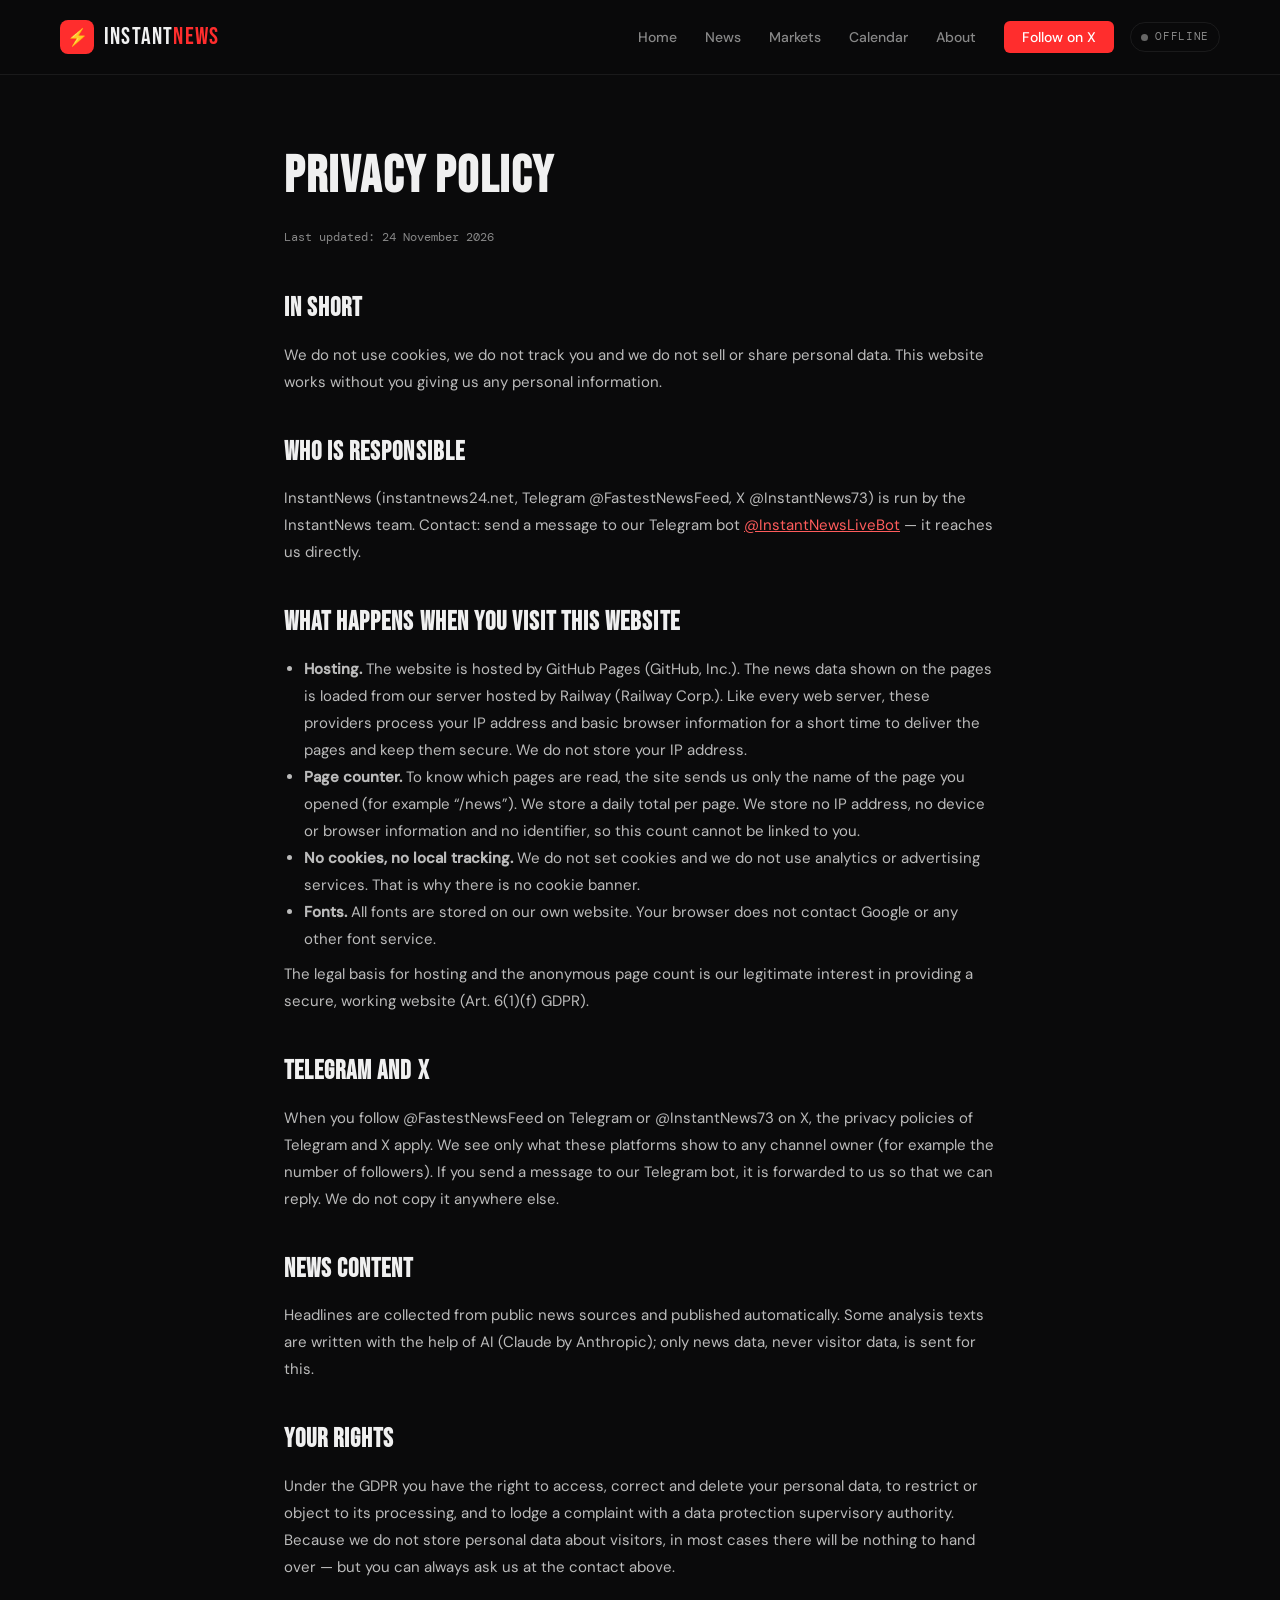
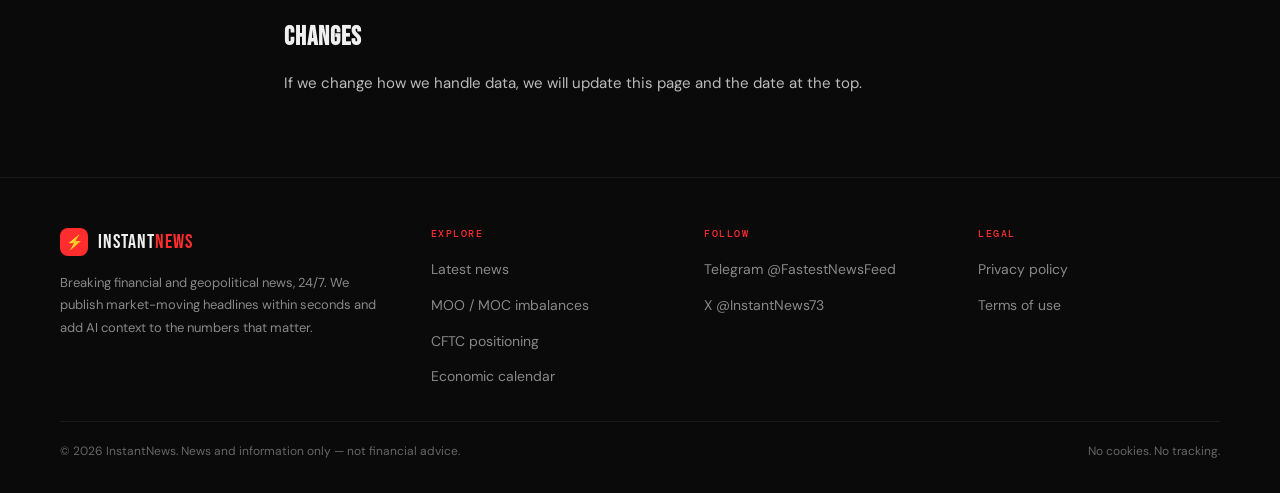
<file: privacy.html>
<!DOCTYPE html>
<html lang="en">
<head>
  <meta charset="UTF-8">
  <meta name="viewport" content="width=device-width, initial-scale=1.0">
  <title>Privacy Policy — InstantNews</title>
  <meta name="description" content="How InstantNews handles data: no cookies, no tracking, an anonymous page counter and nothing else.">
  <!-- HEAD:START -->
  <link rel="canonical" href="https://instantnews24.net/privacy.html">
  <meta name="theme-color" content="#0a0a0b">
  <meta property="og:type" content="website">
  <meta property="og:site_name" content="InstantNews">
  <meta property="og:url" content="https://instantnews24.net/privacy.html">
  <meta property="og:title" content="Privacy Policy — InstantNews">
  <meta property="og:description" content="How InstantNews handles data: no cookies, no tracking, an anonymous page counter and nothing else.">
  <meta property="og:image" content="https://instantnews24.net/og-image.png">
  <meta property="og:image:width" content="1200">
  <meta property="og:image:height" content="630">
  <meta name="twitter:card" content="summary_large_image">
  <meta name="twitter:site" content="@InstantNews73">
  <meta name="twitter:title" content="Privacy Policy — InstantNews">
  <meta name="twitter:description" content="How InstantNews handles data: no cookies, no tracking, an anonymous page counter and nothing else.">
  <meta name="twitter:image" content="https://instantnews24.net/og-image.png">
  <link rel="icon" type="image/svg+xml" href="/favicon.svg">
  <link rel="apple-touch-icon" href="/apple-touch-icon.png">
  <link rel="stylesheet" href="/assets/site.css">
  <script src="/assets/app.js"></script>
  <!-- HEAD:END -->
  <link rel="stylesheet" href="/assets/fonts.css">
  <link rel="stylesheet" href="/assets/base.css">
</head>
<body>
  <!-- NAV:START -->
  <a class="skip-link" href="#main">Skip to content</a>
  <div class="mobile-menu" id="mobileMenu" role="dialog" aria-label="Menu">
    <button class="mobile-menu-close" data-menu-close aria-label="Close menu">✕</button>
    <a href="/">Home</a>
    <a href="/news.html">News</a>
    <a href="/moo-moc.html">Markets</a>
    <a href="/calendar.html">Calendar</a>
    <a href="/index.html#faq">About</a>
    <a href="https://x.com/InstantNews73" target="_blank" rel="noopener" class="mobile-cta">Follow on X</a>
  </div>
  <nav aria-label="Main">
    <a href="/" class="logo" aria-label="InstantNews home">
      <div class="logo-icon" aria-hidden="true">⚡</div>
      <div class="logo-text">Instant<span>News</span></div>
    </a>
    <div class="nav-right">
      <ul class="nav-links">
      <li><a href="/">Home</a></li>
      <li><a href="/news.html">News</a></li>
      <li><a href="/moo-moc.html">Markets</a></li>
      <li><a href="/calendar.html">Calendar</a></li>
      <li><a href="/index.html#faq">About</a></li>
        <li><a href="https://x.com/InstantNews73" target="_blank" rel="noopener" class="nav-cta">Follow on X</a></li>
      </ul>
      <span class="live-status" id="live-status" title="Live feed status"><span class="live-dot" aria-hidden="true"></span><span class="live-text">Live</span></span>
      <button class="hamburger" data-menu-open aria-label="Open menu"><span></span><span></span><span></span></button>
    </div>
  </nav>
  <!-- NAV:END -->

  <main id="main">
    <article class="doc">
      <h1>Privacy Policy</h1>
      <p class="updated">Last updated: 24 November 2026</p>

      <h2>In short</h2>
      <p>We do not use cookies, we do not track you and we do not sell or share personal data. This website works without you giving us any personal information.</p>

      <h2>Who is responsible</h2>
      <p>InstantNews (instantnews24.net, Telegram @FastestNewsFeed, X @InstantNews73) is run by the InstantNews team. Contact: send a message to our Telegram bot <a href="https://t.me/InstantNewsLiveBot" target="_blank" rel="noopener">@InstantNewsLiveBot</a> — it reaches us directly.</p>

      <h2>What happens when you visit this website</h2>
      <ul>
        <li><strong>Hosting.</strong> The website is hosted by GitHub Pages (GitHub, Inc.). The news data shown on the pages is loaded from our server hosted by Railway (Railway Corp.). Like every web server, these providers process your IP address and basic browser information for a short time to deliver the pages and keep them secure. We do not store your IP address.</li>
        <li><strong>Page counter.</strong> To know which pages are read, the site sends us only the name of the page you opened (for example “/news”). We store a daily total per page. We store no IP address, no device or browser information and no identifier, so this count cannot be linked to you.</li>
        <li><strong>No cookies, no local tracking.</strong> We do not set cookies and we do not use analytics or advertising services. That is why there is no cookie banner.</li>
        <li><strong>Fonts.</strong> All fonts are stored on our own website. Your browser does not contact Google or any other font service.</li>
      </ul>
      <p>The legal basis for hosting and the anonymous page count is our legitimate interest in providing a secure, working website (Art. 6(1)(f) GDPR).</p>

      <h2>Telegram and X</h2>
      <p>When you follow @FastestNewsFeed on Telegram or @InstantNews73 on X, the privacy policies of Telegram and X apply. We see only what these platforms show to any channel owner (for example the number of followers). If you send a message to our Telegram bot, it is forwarded to us so that we can reply. We do not copy it anywhere else.</p>

      <h2>News content</h2>
      <p>Headlines are collected from public news sources and published automatically. Some analysis texts are written with the help of AI (Claude by Anthropic); only news data, never visitor data, is sent for this.</p>

      <h2>Your rights</h2>
      <p>Under the GDPR you have the right to access, correct and delete your personal data, to restrict or object to its processing, and to lodge a complaint with a data protection supervisory authority. Because we do not store personal data about visitors, in most cases there will be nothing to hand over — but you can always ask us at the contact above.</p>

      <h2>Changes</h2>
      <p>If we change how we handle data, we will update this page and the date at the top.</p>
    </article>
  </main>

  <!-- FOOTER:START -->
  <footer class="site-footer">
    <div>
      <a href="/" class="logo" aria-label="InstantNews home">
        <div class="logo-icon" style="width:28px;height:28px;font-size:14px" aria-hidden="true">⚡</div>
        <div class="logo-text" style="font-size:20px">Instant<span>News</span></div>
      </a>
      <p class="footer-about">Breaking financial and geopolitical news, 24/7. We publish market-moving headlines within seconds and add AI context to the numbers that matter.</p>
    </div>
    <div>
      <h4>Explore</h4>
      <ul>
        <li><a href="/news.html">Latest news</a></li>
        <li><a href="/moo-moc.html">MOO / MOC imbalances</a></li>
        <li><a href="/moo-moc.html?view=cftc">CFTC positioning</a></li>
        <li><a href="/calendar.html">Economic calendar</a></li>
      </ul>
    </div>
    <div>
      <h4>Follow</h4>
      <ul>
        <li><a href="https://t.me/FastestNewsFeed" target="_blank" rel="noopener">Telegram @FastestNewsFeed</a></li>
        <li><a href="https://x.com/InstantNews73" target="_blank" rel="noopener">X @InstantNews73</a></li>
      </ul>
    </div>
    <div>
      <h4>Legal</h4>
      <ul>
        <li><a href="/privacy.html">Privacy policy</a></li>
        <li><a href="/terms.html">Terms of use</a></li>
      </ul>
    </div>
    <div class="footer-bottom">
      <span>© <span id="year">2026</span> InstantNews. News and information only — not financial advice.</span>
      <span>No cookies. No tracking.</span>
    </div>
  </footer>
  <!-- FOOTER:END -->
</body>
</html>
</file>
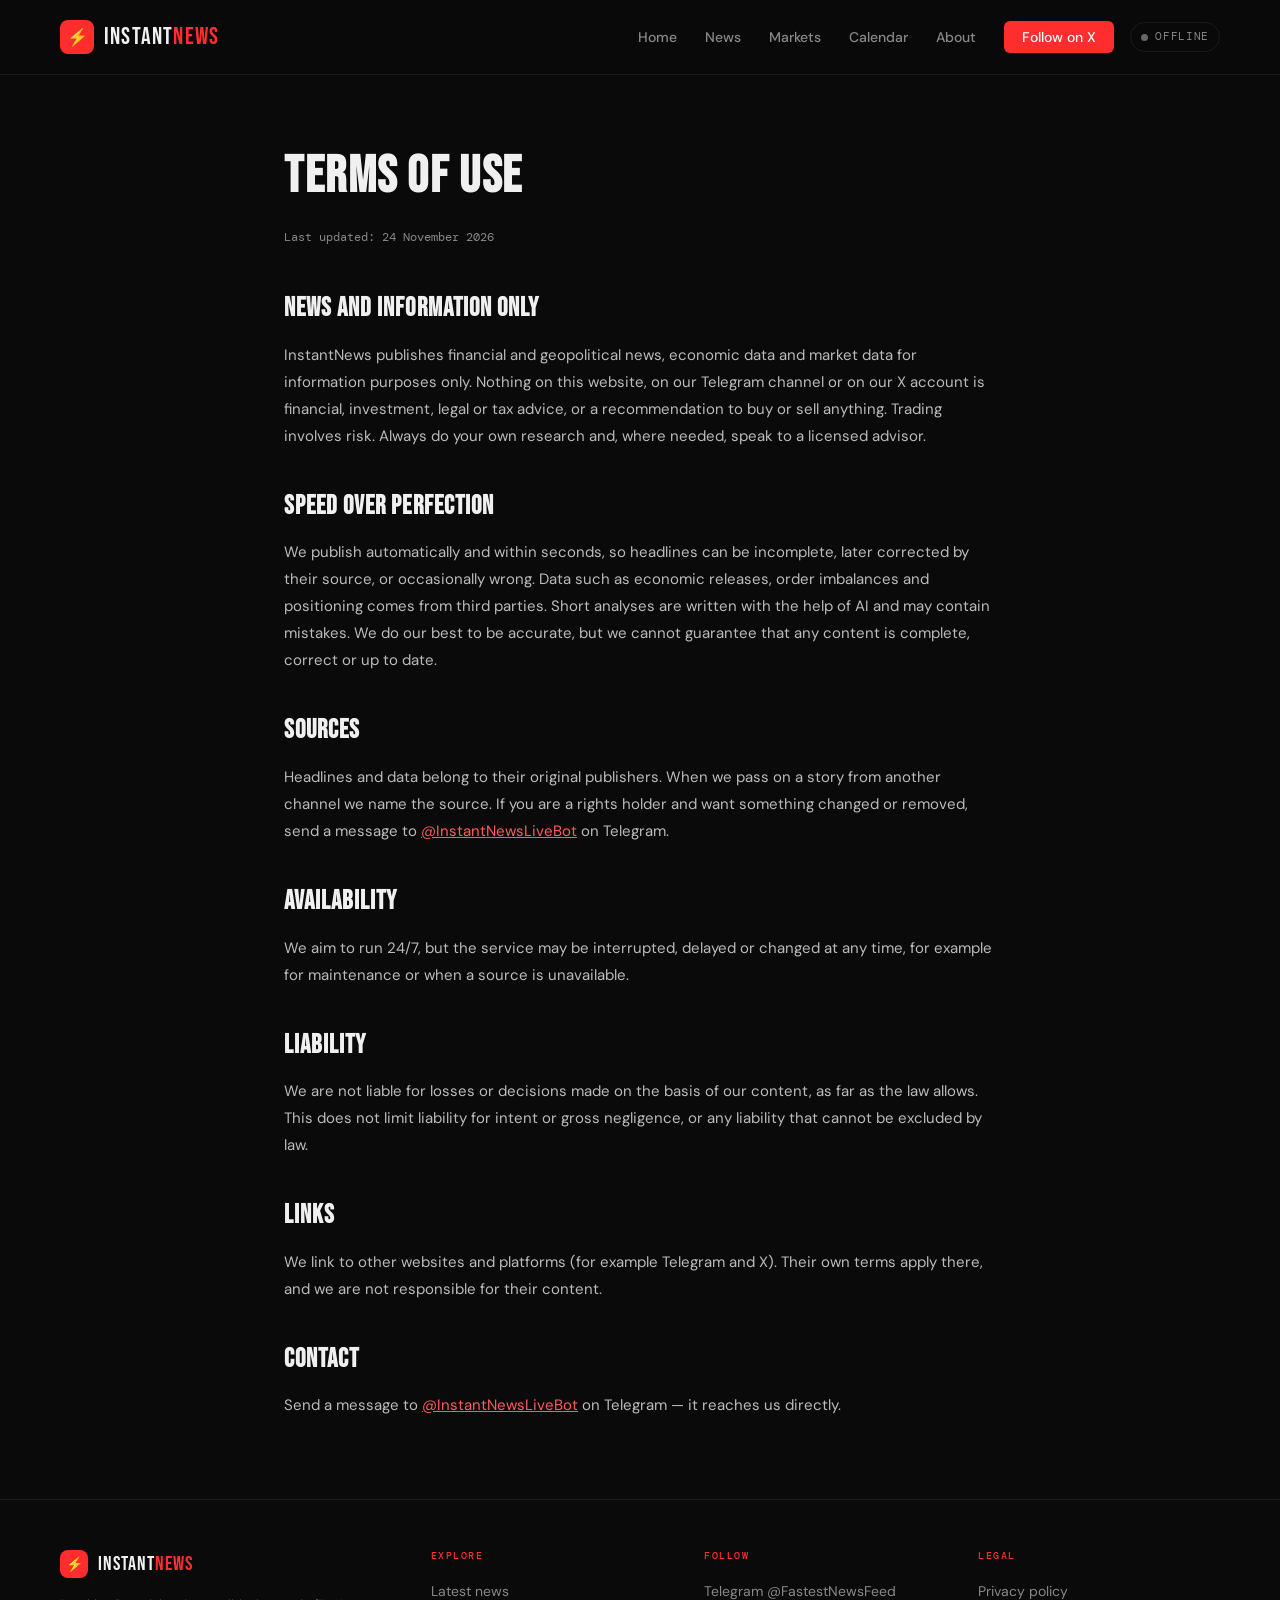
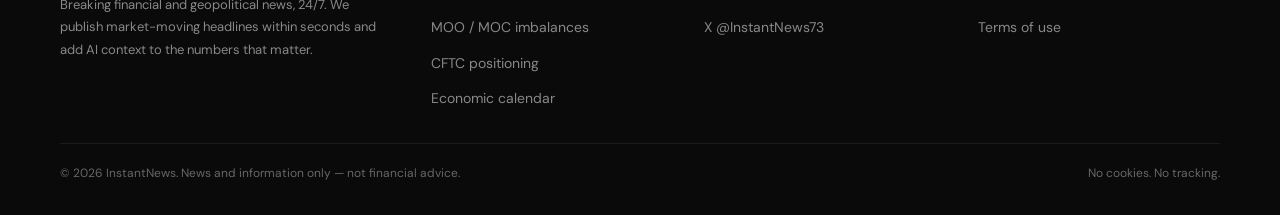
<file: terms.html>
<!DOCTYPE html>
<html lang="en">
<head>
  <meta charset="UTF-8">
  <meta name="viewport" content="width=device-width, initial-scale=1.0">
  <title>Terms of Use — InstantNews</title>
  <meta name="description" content="Terms of use for InstantNews: news and information only, not financial advice.">
  <!-- HEAD:START -->
  <link rel="canonical" href="https://instantnews24.net/terms.html">
  <meta name="theme-color" content="#0a0a0b">
  <meta property="og:type" content="website">
  <meta property="og:site_name" content="InstantNews">
  <meta property="og:url" content="https://instantnews24.net/terms.html">
  <meta property="og:title" content="Terms of Use — InstantNews">
  <meta property="og:description" content="Terms of use for InstantNews: news and information only, not financial advice.">
  <meta property="og:image" content="https://instantnews24.net/og-image.png">
  <meta property="og:image:width" content="1200">
  <meta property="og:image:height" content="630">
  <meta name="twitter:card" content="summary_large_image">
  <meta name="twitter:site" content="@InstantNews73">
  <meta name="twitter:title" content="Terms of Use — InstantNews">
  <meta name="twitter:description" content="Terms of use for InstantNews: news and information only, not financial advice.">
  <meta name="twitter:image" content="https://instantnews24.net/og-image.png">
  <link rel="icon" type="image/svg+xml" href="/favicon.svg">
  <link rel="apple-touch-icon" href="/apple-touch-icon.png">
  <link rel="stylesheet" href="/assets/site.css">
  <script src="/assets/app.js"></script>
  <!-- HEAD:END -->
  <link rel="stylesheet" href="/assets/fonts.css">
  <link rel="stylesheet" href="/assets/base.css">
</head>
<body>
  <!-- NAV:START -->
  <a class="skip-link" href="#main">Skip to content</a>
  <div class="mobile-menu" id="mobileMenu" role="dialog" aria-label="Menu">
    <button class="mobile-menu-close" data-menu-close aria-label="Close menu">✕</button>
    <a href="/">Home</a>
    <a href="/news.html">News</a>
    <a href="/moo-moc.html">Markets</a>
    <a href="/calendar.html">Calendar</a>
    <a href="/index.html#faq">About</a>
    <a href="https://x.com/InstantNews73" target="_blank" rel="noopener" class="mobile-cta">Follow on X</a>
  </div>
  <nav aria-label="Main">
    <a href="/" class="logo" aria-label="InstantNews home">
      <div class="logo-icon" aria-hidden="true">⚡</div>
      <div class="logo-text">Instant<span>News</span></div>
    </a>
    <div class="nav-right">
      <ul class="nav-links">
      <li><a href="/">Home</a></li>
      <li><a href="/news.html">News</a></li>
      <li><a href="/moo-moc.html">Markets</a></li>
      <li><a href="/calendar.html">Calendar</a></li>
      <li><a href="/index.html#faq">About</a></li>
        <li><a href="https://x.com/InstantNews73" target="_blank" rel="noopener" class="nav-cta">Follow on X</a></li>
      </ul>
      <span class="live-status" id="live-status" title="Live feed status"><span class="live-dot" aria-hidden="true"></span><span class="live-text">Live</span></span>
      <button class="hamburger" data-menu-open aria-label="Open menu"><span></span><span></span><span></span></button>
    </div>
  </nav>
  <!-- NAV:END -->

  <main id="main">
    <article class="doc">
      <h1>Terms of Use</h1>
      <p class="updated">Last updated: 24 November 2026</p>

      <h2>News and information only</h2>
      <p>InstantNews publishes financial and geopolitical news, economic data and market data for information purposes only. Nothing on this website, on our Telegram channel or on our X account is financial, investment, legal or tax advice, or a recommendation to buy or sell anything. Trading involves risk. Always do your own research and, where needed, speak to a licensed advisor.</p>

      <h2>Speed over perfection</h2>
      <p>We publish automatically and within seconds, so headlines can be incomplete, later corrected by their source, or occasionally wrong. Data such as economic releases, order imbalances and positioning comes from third parties. Short analyses are written with the help of AI and may contain mistakes. We do our best to be accurate, but we cannot guarantee that any content is complete, correct or up to date.</p>

      <h2>Sources</h2>
      <p>Headlines and data belong to their original publishers. When we pass on a story from another channel we name the source. If you are a rights holder and want something changed or removed, send a message to <a href="https://t.me/InstantNewsLiveBot" target="_blank" rel="noopener">@InstantNewsLiveBot</a> on Telegram.</p>

      <h2>Availability</h2>
      <p>We aim to run 24/7, but the service may be interrupted, delayed or changed at any time, for example for maintenance or when a source is unavailable.</p>

      <h2>Liability</h2>
      <p>We are not liable for losses or decisions made on the basis of our content, as far as the law allows. This does not limit liability for intent or gross negligence, or any liability that cannot be excluded by law.</p>

      <h2>Links</h2>
      <p>We link to other websites and platforms (for example Telegram and X). Their own terms apply there, and we are not responsible for their content.</p>

      <h2>Contact</h2>
      <p>Send a message to <a href="https://t.me/InstantNewsLiveBot" target="_blank" rel="noopener">@InstantNewsLiveBot</a> on Telegram — it reaches us directly.</p>
    </article>
  </main>

  <!-- FOOTER:START -->
  <footer class="site-footer">
    <div>
      <a href="/" class="logo" aria-label="InstantNews home">
        <div class="logo-icon" style="width:28px;height:28px;font-size:14px" aria-hidden="true">⚡</div>
        <div class="logo-text" style="font-size:20px">Instant<span>News</span></div>
      </a>
      <p class="footer-about">Breaking financial and geopolitical news, 24/7. We publish market-moving headlines within seconds and add AI context to the numbers that matter.</p>
    </div>
    <div>
      <h4>Explore</h4>
      <ul>
        <li><a href="/news.html">Latest news</a></li>
        <li><a href="/moo-moc.html">MOO / MOC imbalances</a></li>
        <li><a href="/moo-moc.html?view=cftc">CFTC positioning</a></li>
        <li><a href="/calendar.html">Economic calendar</a></li>
      </ul>
    </div>
    <div>
      <h4>Follow</h4>
      <ul>
        <li><a href="https://t.me/FastestNewsFeed" target="_blank" rel="noopener">Telegram @FastestNewsFeed</a></li>
        <li><a href="https://x.com/InstantNews73" target="_blank" rel="noopener">X @InstantNews73</a></li>
      </ul>
    </div>
    <div>
      <h4>Legal</h4>
      <ul>
        <li><a href="/privacy.html">Privacy policy</a></li>
        <li><a href="/terms.html">Terms of use</a></li>
      </ul>
    </div>
    <div class="footer-bottom">
      <span>© <span id="year">2026</span> InstantNews. News and information only — not financial advice.</span>
      <span>No cookies. No tracking.</span>
    </div>
  </footer>
  <!-- FOOTER:END -->
</body>
</html>
</file>
<file: assets/site.css>
/* InstantNews — shared styles added on top of each page's own CSS */
:root { --green: #22c55e; --green2: #4ade80; --amber: #ffb800; --gray2: #666; }

.skip-link { position: absolute; left: -9999px; top: 8px; background: var(--red); color: #fff; padding: 8px 14px; border-radius: 6px; z-index: 1000; }
.skip-link:focus { left: 8px; }
a:focus-visible, button:focus-visible, input:focus-visible, .tab:focus-visible { outline: 2px solid var(--red2); outline-offset: 2px; border-radius: 4px; }

/* nav extras */
.nav-right { display: flex; align-items: center; gap: 16px; }
.live-status { display: inline-flex; align-items: center; gap: 7px; font-family: 'DM Mono', monospace; font-size: 11px; color: var(--gray); letter-spacing: 0.06em; text-transform: uppercase; padding: 5px 10px; border: 1px solid var(--border); border-radius: 100px; white-space: nowrap; }
.live-status .live-dot { width: 7px; height: 7px; border-radius: 50%; background: var(--green); box-shadow: 0 0 0 0 rgba(34,197,94,.6); animation: livePulse 2s infinite; }
.live-status.offline .live-dot { background: var(--gray2); animation: none; }
@keyframes livePulse { 0% { box-shadow: 0 0 0 0 rgba(34,197,94,.55); } 70% { box-shadow: 0 0 0 7px rgba(34,197,94,0); } 100% { box-shadow: 0 0 0 0 rgba(34,197,94,0); } }
.nav-links a.active { color: var(--white); }
button.hamburger { background: none; border: none; }
@media (max-width: 900px) { .nav-right .live-status { display: inline-flex; } }
@media (max-width: 380px) { .live-status .live-text { display: none; } }

/* footer */
.site-footer { border-top: 1px solid var(--border); padding: 48px 60px 32px; display: grid; grid-template-columns: 1.4fr 1fr 1fr 1fr; gap: 32px; }
.site-footer h4 { font-family: 'DM Mono', monospace; font-size: 10px; color: var(--red); letter-spacing: 0.15em; text-transform: uppercase; margin-bottom: 14px; font-weight: 500; }
.site-footer ul { list-style: none; display: flex; flex-direction: column; gap: 10px; }
.site-footer a { color: var(--gray); text-decoration: none; font-size: 14px; transition: color .2s; }
.site-footer a:hover { color: var(--white); }
.site-footer .footer-about { font-size: 13px; color: var(--gray); line-height: 1.7; margin-top: 14px; max-width: 320px; }
.footer-bottom { grid-column: 1 / -1; border-top: 1px solid var(--border); padding-top: 20px; display: flex; justify-content: space-between; gap: 16px; flex-wrap: wrap; font-size: 12px; color: var(--gray2); }
@media (max-width: 900px) { .site-footer { grid-template-columns: 1fr 1fr; padding: 40px 20px 28px; } .site-footer > div:first-child { grid-column: 1 / -1; } }

/* shared bits */
.empty { padding: 40px 0; text-align: center; color: var(--gray); font-size: 14px; line-height: 1.7; }
.source-tag { font-family: 'DM Mono', monospace; font-size: 10px; color: var(--gray); border: 1px solid var(--border); padding: 2px 7px; border-radius: 3px; }
.impact { display: inline-block; width: 8px; height: 8px; border-radius: 50%; flex-shrink: 0; }
.impact.High { background: var(--red); } .impact.Medium { background: var(--amber); }
.btn-ghost { background: var(--bg3); color: var(--white); border: 1px solid var(--border); padding: 12px 22px; border-radius: 8px; font: 500 14px 'DM Sans', sans-serif; cursor: pointer; transition: border-color .2s; }
.btn-ghost:hover { border-color: rgba(255,255,255,.2); }
.btn-ghost[disabled] { opacity: .5; cursor: default; }
.new-flash { animation: newFlash 2.5s ease; }
@keyframes newFlash { 0% { background: rgba(255,45,45,.18); } 100% { background: transparent; } }

@media (prefers-reduced-motion: reduce) {
  *, *::before, *::after { animation-duration: .01ms !important; animation-iteration-count: 1 !important; transition-duration: .01ms !important; scroll-behavior: auto !important; }
}

/* legal / text pages */
.doc { max-width: 760px; margin: 0 auto; padding: 60px 24px 80px; }
.doc h1 { font-family: 'Bebas Neue', sans-serif; font-size: 52px; letter-spacing: .03em; margin-bottom: 8px; }
.doc .updated { font-family: 'DM Mono', monospace; font-size: 12px; color: var(--gray); margin-bottom: 40px; }
.doc h2 { font-family: 'Bebas Neue', sans-serif; font-size: 26px; letter-spacing: .04em; margin: 36px 0 12px; }
.doc p, .doc li { color: #bbb; font-size: 15px; line-height: 1.8; }
.doc ul { padding-left: 20px; margin: 8px 0; }
.doc a { color: var(--red2); }
.sr-only { position: absolute; width: 1px; height: 1px; padding: 0; margin: -1px; overflow: hidden; clip: rect(0,0,0,0); white-space: nowrap; border: 0; }
</file>
<file: assets/fonts.css>
/* Self-hosted fonts (SIL Open Font License) — no requests to Google */
@font-face { font-family: 'Bebas Neue'; font-style: normal; font-weight: 400; font-display: swap; src: url(/assets/fonts/bebas-neue-latin-400-normal.woff2) format('woff2'); }
@font-face { font-family: 'DM Sans'; font-style: normal; font-weight: 300; font-display: swap; src: url(/assets/fonts/dm-sans-latin-300-normal.woff2) format('woff2'); }
@font-face { font-family: 'DM Sans'; font-style: italic; font-weight: 300; font-display: swap; src: url(/assets/fonts/dm-sans-latin-300-italic.woff2) format('woff2'); }
@font-face { font-family: 'DM Sans'; font-style: normal; font-weight: 400; font-display: swap; src: url(/assets/fonts/dm-sans-latin-400-normal.woff2) format('woff2'); }
@font-face { font-family: 'DM Sans'; font-style: normal; font-weight: 500; font-display: swap; src: url(/assets/fonts/dm-sans-latin-500-normal.woff2) format('woff2'); }
@font-face { font-family: 'DM Mono'; font-style: normal; font-weight: 400; font-display: swap; src: url(/assets/fonts/dm-mono-latin-400-normal.woff2) format('woff2'); }
@font-face { font-family: 'DM Mono'; font-style: normal; font-weight: 500; font-display: swap; src: url(/assets/fonts/dm-mono-latin-500-normal.woff2) format('woff2'); }
@font-face { font-family: 'Playfair Display'; font-style: normal; font-weight: 700; font-display: swap; src: url(/assets/fonts/playfair-display-latin-700-normal.woff2) format('woff2'); }
</file>
<file: assets/base.css>
/* Base layout for the simpler pages (calendar, legal, 404) — same look as the main pages */
*, *::before, *::after { box-sizing: border-box; margin: 0; padding: 0; }
:root { --bg: #0a0a0b; --bg2: #111113; --bg3: #1a1a1e; --red: #ff2d2d; --red2: #ff5c5c; --white: #f0f0f0; --gray: #888; --gray2: #666; --border: rgba(255,255,255,0.07); }
html { scroll-behavior: smooth; }
body { background: var(--bg); color: var(--white); font-family: 'DM Sans', sans-serif; overflow-x: hidden; line-height: 1.6; }
nav { display: flex; align-items: center; justify-content: space-between; padding: 18px 60px; border-bottom: 1px solid var(--border); position: sticky; top: 0; background: rgba(10,10,11,0.96); backdrop-filter: blur(20px); z-index: 99; }
.logo { display: flex; align-items: center; gap: 10px; text-decoration: none; }
.logo-icon { width: 34px; height: 34px; background: var(--red); border-radius: 8px; display: flex; align-items: center; justify-content: center; font-size: 17px; }
.logo-text { font-family: 'Bebas Neue', sans-serif; font-size: 24px; color: var(--white); letter-spacing: 0.05em; }
.logo-text span { color: var(--red); }
.nav-links { display: flex; align-items: center; gap: 28px; list-style: none; }
.nav-links a { color: var(--gray); text-decoration: none; font-size: 14px; font-weight: 500; transition: color 0.2s; }
.nav-links a:hover, .nav-links a.active { color: var(--white); }
.nav-cta { background: var(--red); color: #fff !important; padding: 7px 18px; border-radius: 6px; }
.hamburger { display: none; flex-direction: column; gap: 5px; cursor: pointer; padding: 4px; }
.hamburger span { width: 24px; height: 2px; background: var(--white); border-radius: 2px; }
.mobile-menu { display: none; position: fixed; inset: 0; background: rgba(10,10,11,0.98); z-index: 200; flex-direction: column; align-items: center; justify-content: center; gap: 32px; }
.mobile-menu.open { display: flex; }
.mobile-menu a { color: var(--white); text-decoration: none; font-family: 'Bebas Neue', sans-serif; font-size: 36px; letter-spacing: 0.05em; }
.mobile-menu a:hover { color: var(--red); }
.mobile-menu-close { position: absolute; top: 24px; right: 24px; font-size: 32px; color: var(--white); cursor: pointer; background: none; border: none; }
.mobile-cta { background: var(--red) !important; color: #fff !important; padding: 14px 32px !important; border-radius: 8px !important; font-size: 20px !important; }
.page-header { padding: 48px 60px 24px; border-bottom: 1px solid var(--border); }
.page-title { font-family: 'Bebas Neue', sans-serif; font-size: 48px; letter-spacing: 0.03em; font-weight: 400; }
.page-title span { color: var(--red); }
.page-subtitle { font-size: 14px; color: var(--gray); margin-top: 4px; }
@media (max-width: 900px) {
  nav { padding: 16px 20px; }
  .nav-links { display: none; }
  .hamburger { display: flex; }
  .page-header { padding: 28px 20px 20px; }
  .page-title { font-size: 36px; }
}
</file>
